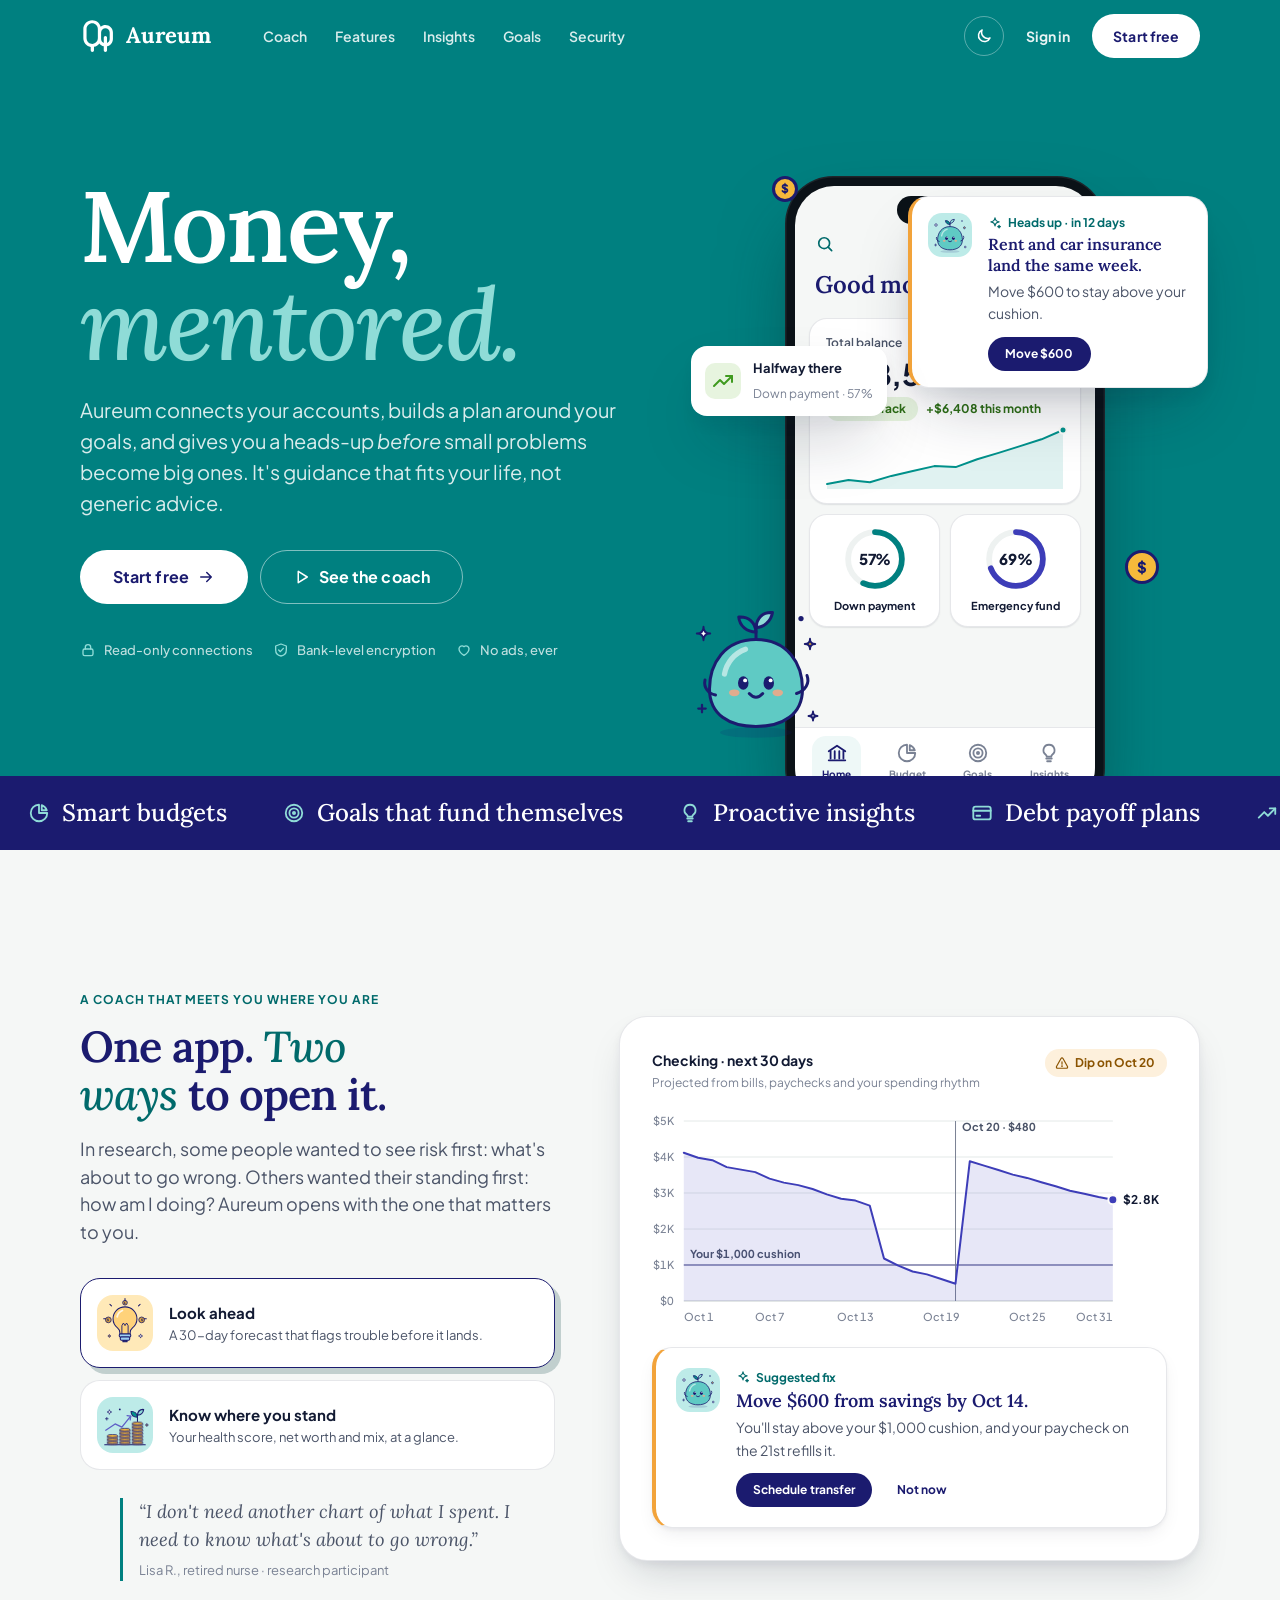
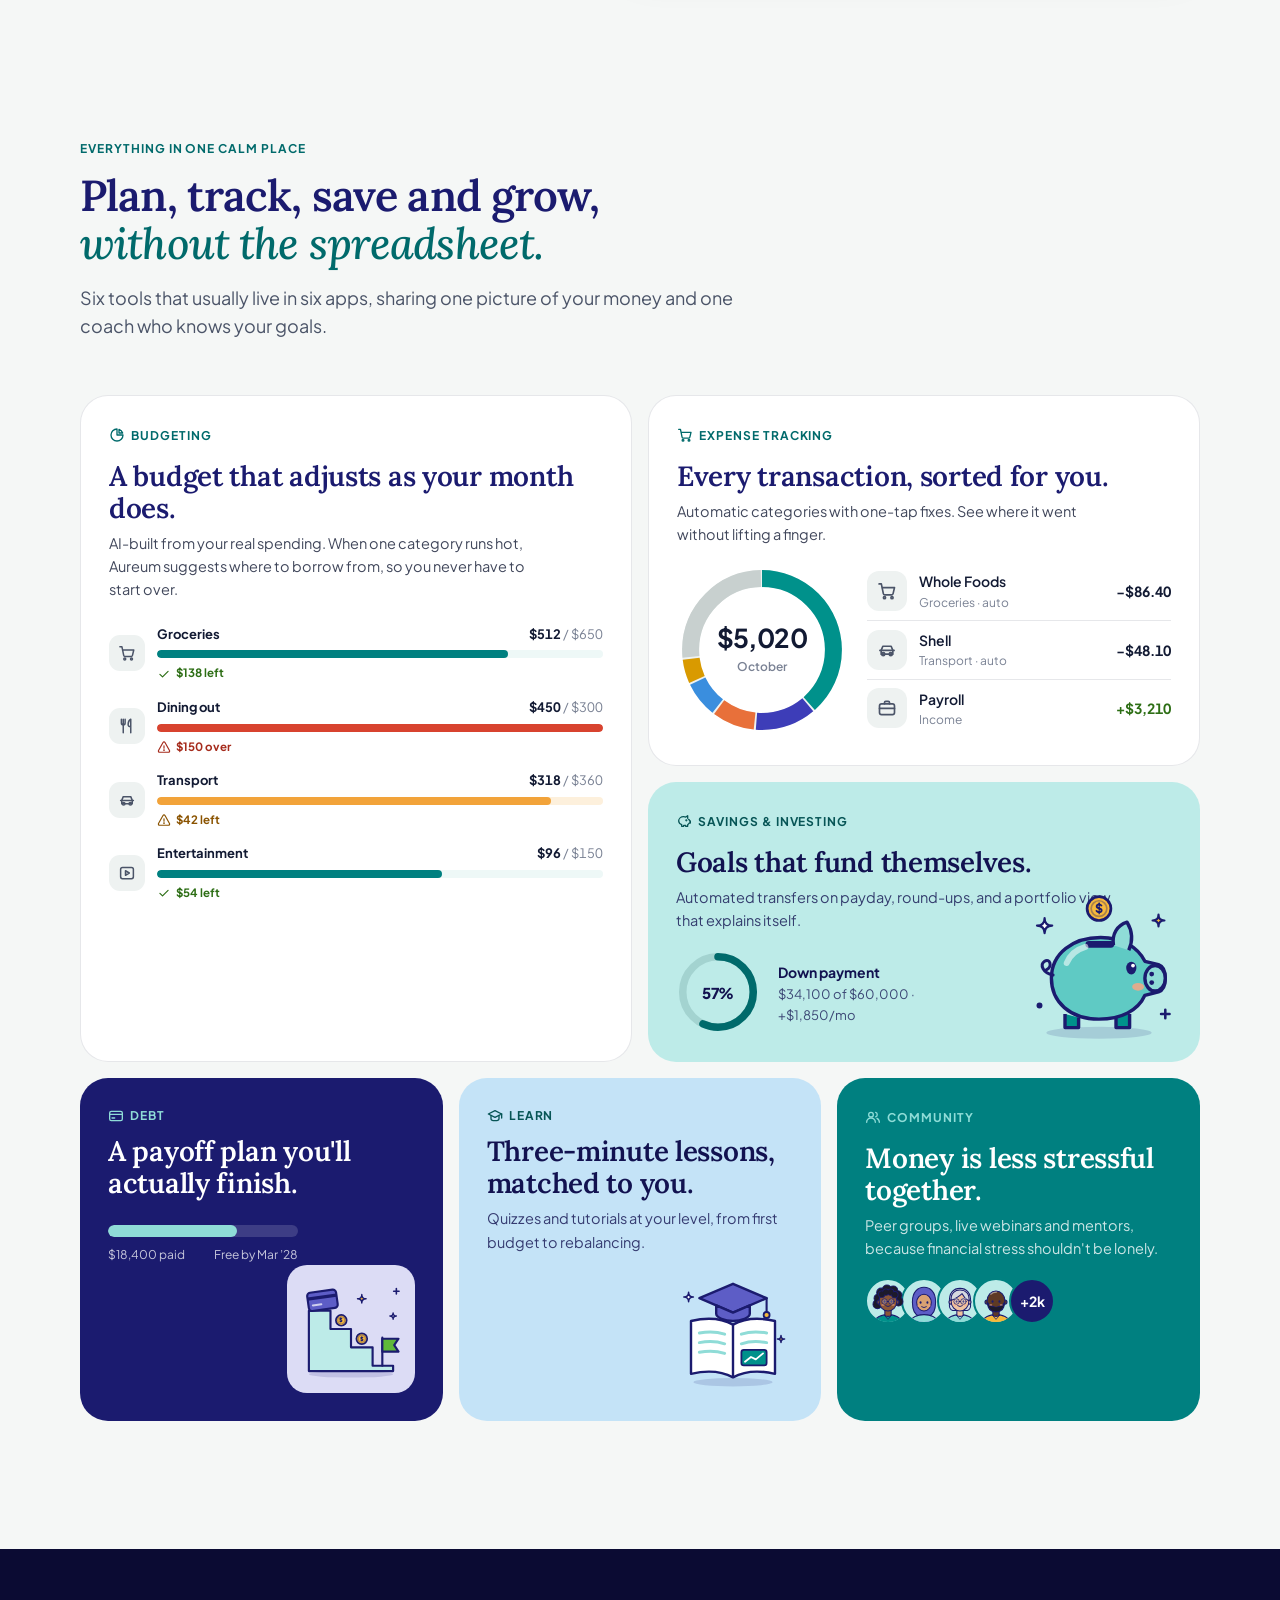
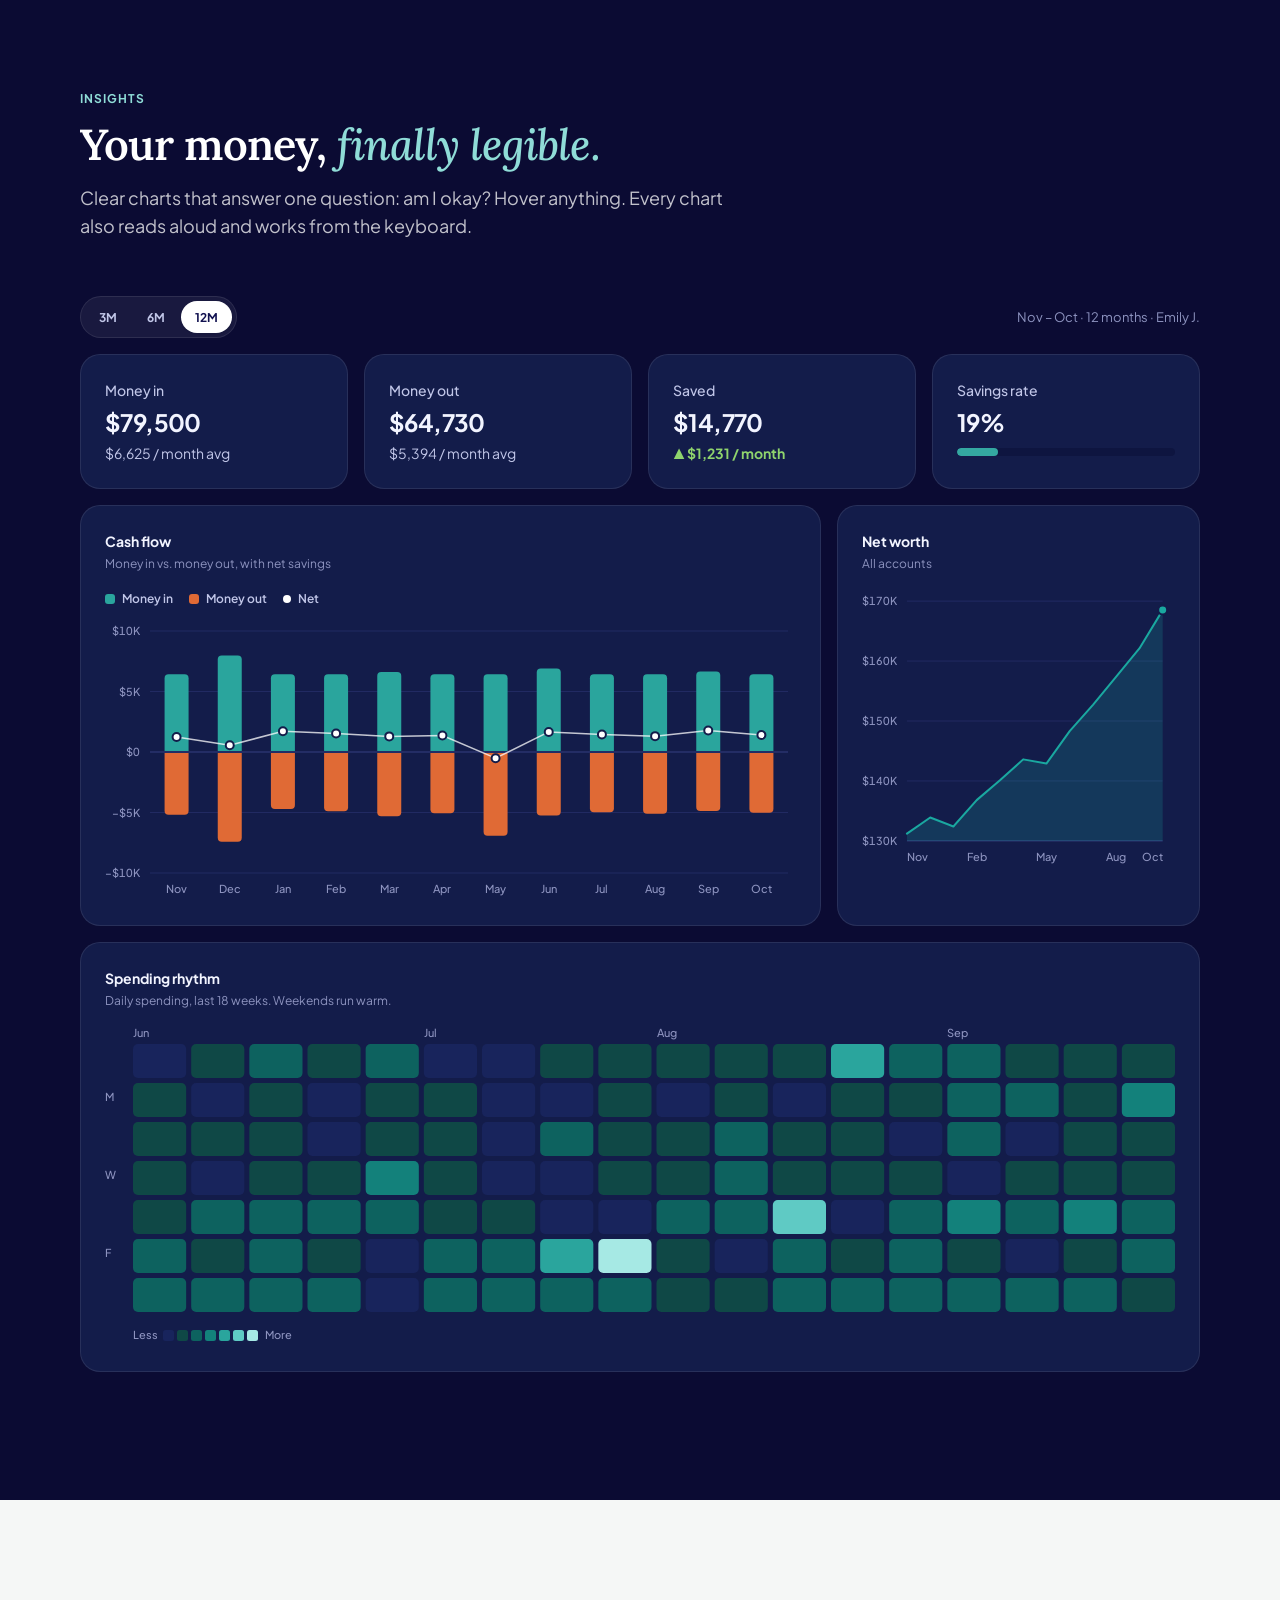
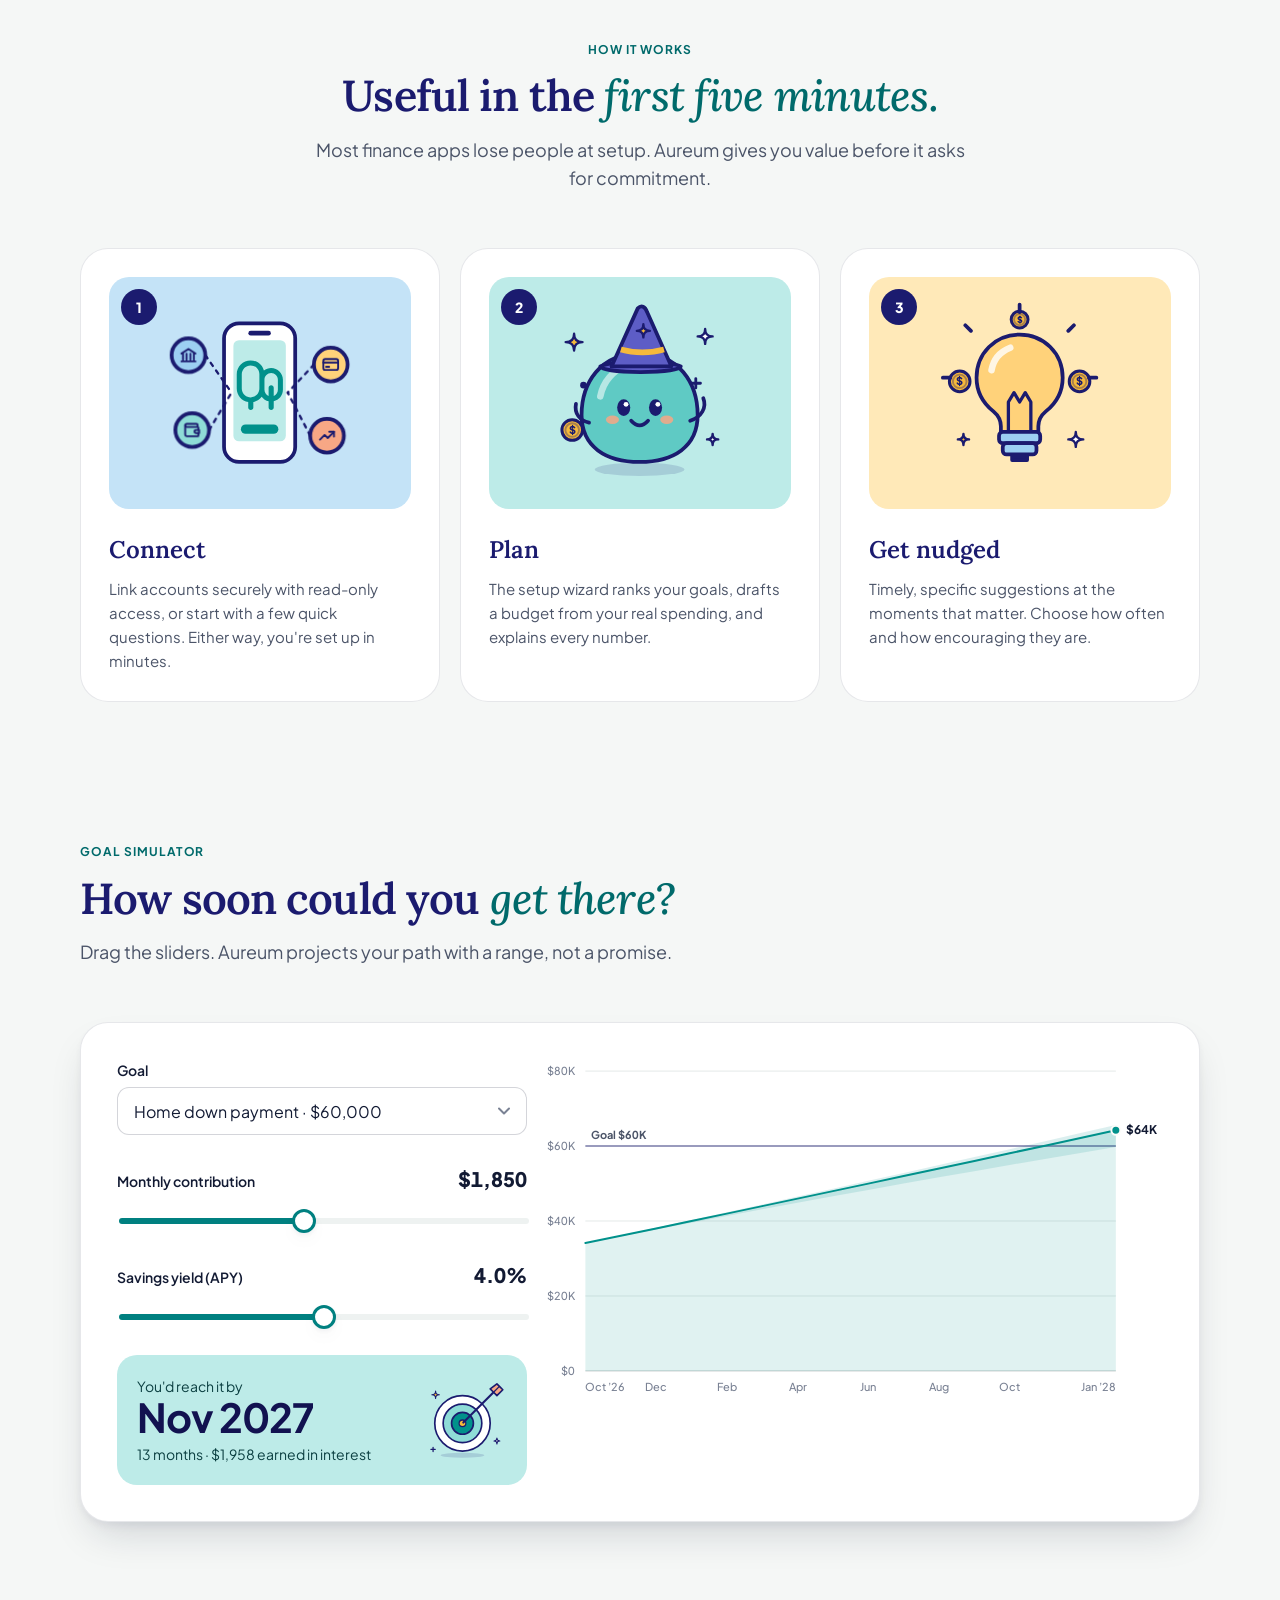
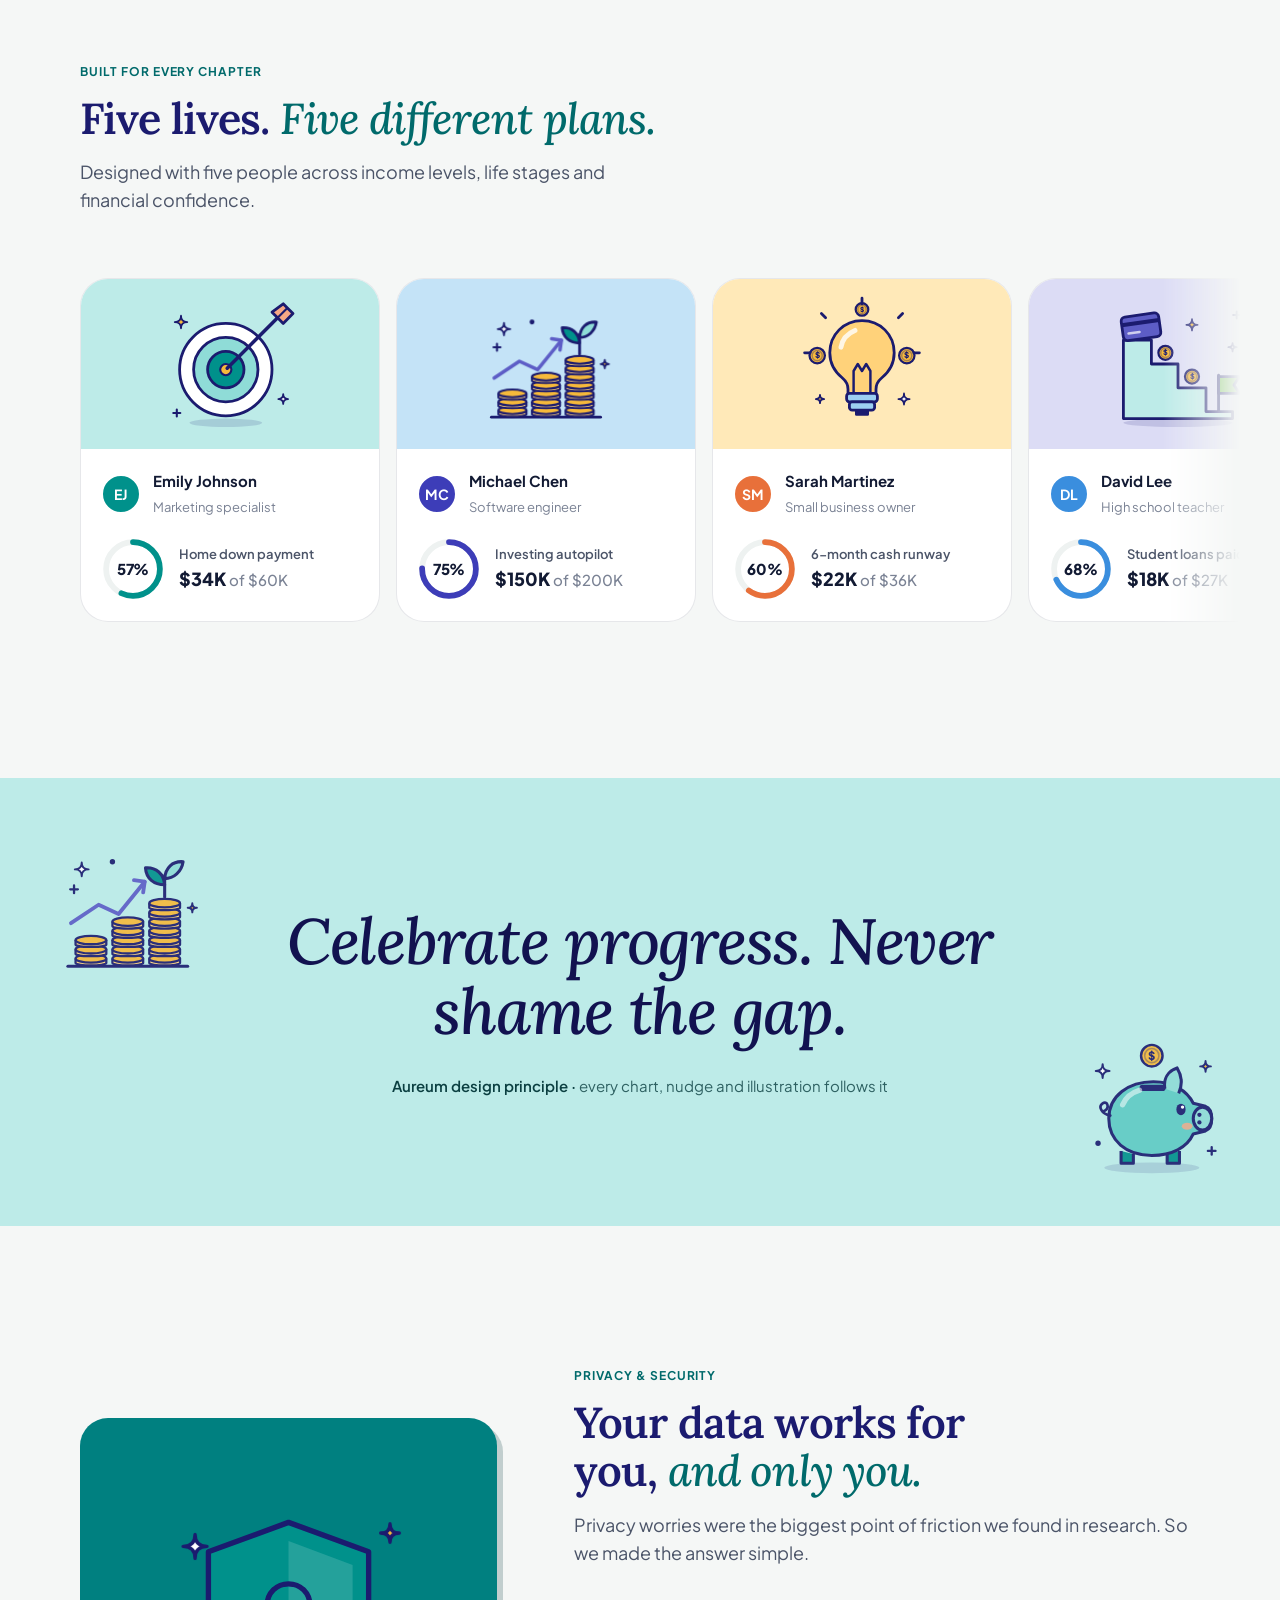
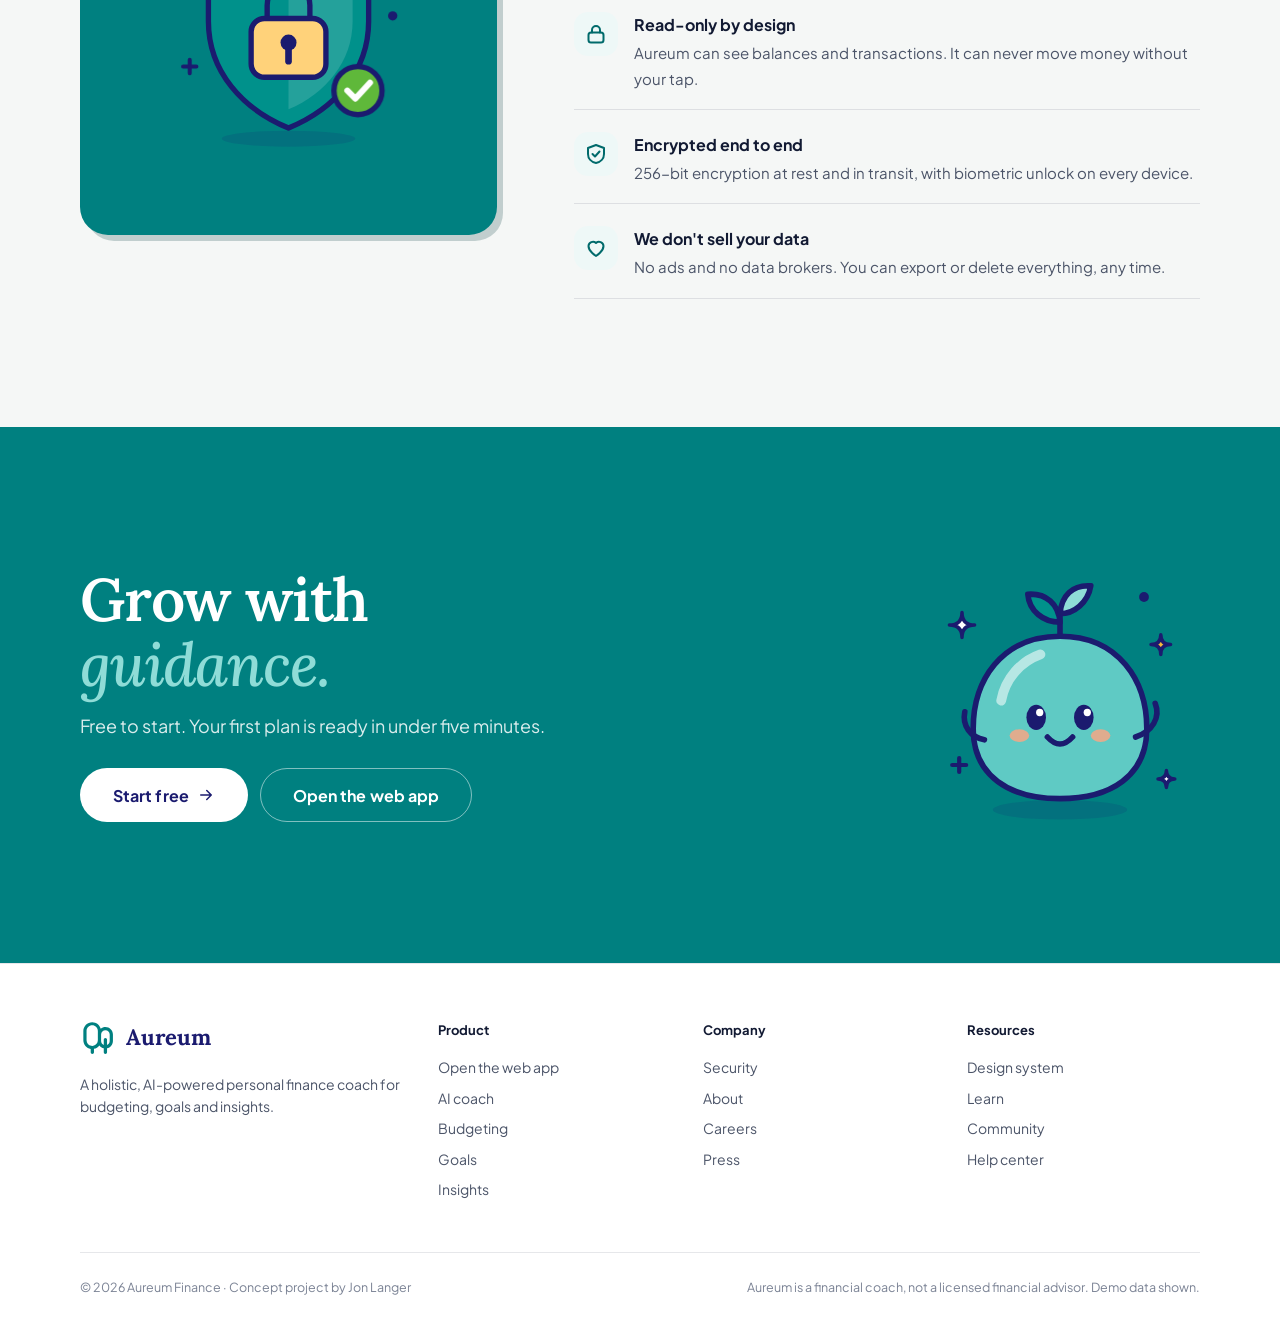
<file: index.html>
<!doctype html>
<html lang="en">
<head>
<meta charset="utf-8">
<meta name="viewport" content="width=device-width, initial-scale=1">
<title>Aureum Finance</title>
<meta name="description" content="Aureum is the AI finance coach that plans around your goals and nudges you before small problems become big ones.">
<link rel="stylesheet" href="assets/tokens.css">
<link rel="stylesheet" href="assets/components.css">
<style>
  body { overflow-x: hidden; }
  section { position: relative; }
  .sec { padding: clamp(72px, 10vw, 128px) 0; }
  .sec-head { max-width: 680px; margin-bottom: clamp(32px, 5vw, 56px); }
  .sec-head .a-h2 { margin: 12px 0 16px; }
  .sec-head--center { margin-inline: auto; text-align: center; }

  /* ---------- NAV ---------- */
  .nav { position: fixed; inset: 0 0 auto; z-index: 50; transition: background var(--dur-3), box-shadow var(--dur-3), color var(--dur-3); color: #fff; }
  .nav__in { display: flex; align-items: center; gap: 24px; height: 72px; }
  .nav .a-logo { color: inherit; }
  .nav__links { display: flex; gap: 4px; margin-left: 16px; }
  .nav__links a { color: inherit; opacity: .85; text-decoration: none; font-size: 14px; font-weight: 600; padding: 8px 12px; border-radius: 99px; transition: background var(--dur-2), opacity var(--dur-2); }
  .nav__links a:hover { opacity: 1; background: rgba(255,255,255,.12); }
  .nav__right { margin-left: auto; display: flex; gap: 8px; align-items: center; }
  .nav .icon-btn { width: 40px; height: 40px; border-radius: 50%; border: 1.5px solid rgba(255,255,255,.35); background: transparent; color: inherit; display: grid; place-items: center; cursor: pointer; }
  .nav .icon-btn svg { width: 18px; height: 18px; }
  .nav.is-solid { background: color-mix(in srgb, var(--a-surface) 88%, transparent); backdrop-filter: blur(14px); -webkit-backdrop-filter: blur(14px); box-shadow: 0 1px 0 var(--a-border); color: var(--a-text-ink); }
  .nav.is-solid .a-logo span[data-logo] { color: var(--teal-600) !important; }
  .nav.is-solid .nav__links a:hover { background: var(--a-surface-sunk); }
  .nav.is-solid .icon-btn { border-color: var(--a-border-strong); }
  .nav .cta-solid { display: none; }
  .nav__signin { color: inherit; font-weight: 700; font-size: 14px; text-decoration: none; padding: 10px 14px; border-radius: 99px; opacity: .9; }
  .nav__signin:hover { opacity: 1; background: rgba(255,255,255,.12); }
  .nav.is-solid .nav__signin:hover { background: var(--a-surface-sunk); }
  @media (max-width: 880px) { .nav__signin { display: none; } }
  .nav.is-solid .cta-light { display: none; }
  .nav.is-solid .cta-solid { display: inline-flex; }
  @media (prefers-color-scheme: dark) { :root:not([data-theme="light"]) .nav.is-solid { color: var(--a-text); } }
  :root[data-theme="dark"] .nav.is-solid { color: var(--a-text); }
  .nav .nav__menu { display: none; }
  @media (max-width: 880px) {
    .nav__links { display: none; }
    .nav .nav__menu { display: grid; }
    .nav .cta-light, .nav.is-solid .cta-solid { display: none; }
  }
  .drawer { position: fixed; inset: 0; z-index: 60; background: var(--a-surface); padding: 20px var(--gutter); display: flex; flex-direction: column; gap: 4px; transform: translateY(-100%); transition: transform var(--dur-3) var(--ease-out); visibility: hidden; }
  .drawer.is-open { transform: none; visibility: visible; }
  .drawer a.link { font-family: var(--font-display); font-size: 32px; font-weight: 600; color: var(--a-text-ink); text-decoration: none; padding: 10px 0; border-bottom: 1px solid var(--a-border); }

  /* ---------- HERO ---------- */
  .hero { background: var(--teal-600); color: #fff; padding: 136px 0 0; overflow: hidden; }
  .hero__grid { position: relative; display: grid; grid-template-columns: minmax(0, 1.05fr) minmax(0, .95fr); gap: 48px; align-items: end; }
  .hero__copy { padding-bottom: clamp(64px, 9vw, 120px); }
  .hero h1 { color: #fff; margin: 24px 0 22px; font-size: clamp(3rem, 1.6rem + 6vw, 6.25rem); line-height: .98; }
  .hero h1 em { color: var(--mint-300); }
  .hero h1 .word { display: inline-block; opacity: 0; transform: translateY(.4em); animation: rise .9s var(--ease-out) forwards; animation-delay: calc(var(--i) * 110ms + 150ms); }
  @keyframes rise { to { opacity: 1; transform: none; } }
  .hero .a-lead { color: rgba(255,255,255,.85); max-width: 46ch; font-size: clamp(1.05rem, .95rem + .4vw, 1.25rem); }
  .hero__ctas { display: flex; flex-wrap: wrap; gap: 12px; margin-top: 32px; }
  .hero__trust { display: flex; gap: 20px; flex-wrap: wrap; margin-top: 36px; font-size: 13px; color: rgba(255,255,255,.75); font-weight: 500; }
  .hero__trust span { display: inline-flex; align-items: center; gap: 8px; }
  .hero__trust svg { width: 16px; height: 16px; color: var(--mint-300); }

  .stage { position: relative; height: clamp(520px, 52vw, 640px); }
  .phone { position: absolute; left: 50%; bottom: -40px; transform: translateX(-50%); width: 320px; height: 640px; border-radius: 48px; background: #0b1218; padding: 10px; box-shadow: 0 40px 80px -20px rgba(8, 42, 44, .6), 0 0 0 1.5px rgba(255,255,255,.08) inset; animation: phoneIn 1.1s var(--ease-out) both .2s; }
  @keyframes phoneIn { from { opacity: 0; transform: translate(-50%, 60px); } }
  .phone__screen { height: 100%; border-radius: 39px; background: var(--a-bg); overflow: hidden; color: var(--a-text); position: relative; }
  .phone__notch { position: absolute; top: 10px; left: 50%; transform: translateX(-50%); width: 96px; height: 28px; border-radius: 20px; background: #0b1218; z-index: 2; }
  .phone__top { display: flex; justify-content: space-between; align-items: center; padding: 48px 20px 6px; }
  .phone__top svg { width: 20px; height: 20px; }
  .phone h3 { font-family: var(--font-display); font-weight: 600; font-size: 24px; color: var(--a-text-ink); margin: 6px 20px 14px; letter-spacing: -.01em; }
  @media (prefers-color-scheme: dark) { :root:not([data-theme="light"]) .phone h3 { color: var(--a-text); } }
  :root[data-theme="dark"] .phone h3 { color: var(--a-text); }
  .phone .mini { margin: 0 14px 10px; background: var(--a-surface); border-radius: 18px; padding: 14px 16px; box-shadow: var(--e-1); border: 1px solid var(--a-border); }
  .phone .mini .lbl { font-size: 12px; color: var(--a-text-2); font-weight: 600; }
  .phone .mini .a-figure { font-size: 30px; margin: 6px 0 8px; }
  .phone #heroSpark { height: 64px; margin: 4px -4px 0; }
  .phone .goals { display: grid; grid-template-columns: 1fr 1fr; gap: 10px; margin: 0 14px; }
  .phone .goals .mini { margin: 0; display: grid; justify-items: center; gap: 6px; padding: 12px; text-align: center; font-size: 11px; font-weight: 700; }
  .phone .a-tabbar { position: absolute; bottom: 0; left: 0; right: 0; padding-bottom: 18px; }

  .float { position: absolute; z-index: 3; }
  .float--nudge { right: -8px; top: 60px; width: 300px; animation: a-pop .7s var(--ease-spring) both 1.5s; }
  .float--nudge .a-nudge { padding: 16px; box-shadow: var(--e-4); }
  .float--nudge .a-nudge__title { font-size: 16px; }
  .float--chip { left: 0; top: 210px; animation: a-pop .6s var(--ease-spring) both 2.1s; }
  .float--chip .card { background: var(--a-surface); color: var(--a-text); border-radius: 16px; padding: 12px 14px; box-shadow: var(--e-4); display: flex; gap: 12px; align-items: center; }
  .float--chip .card .ico { width: 36px; height: 36px; border-radius: 10px; background: var(--a-good-soft); color: var(--a-good); display: grid; place-items: center; }
  .float--chip .card b { display: block; font-size: 13px; }
  .float--chip .card span { font-size: 12px; color: var(--a-text-3); }
  .float--sprout { left: -10px; bottom: 30px; width: 150px; animation: a-pop .8s var(--ease-spring) both 1s; }
  .float--coin { width: 34px; height: 34px; border-radius: 50%; background: var(--gold-400); border: 3px solid var(--indigo-800); display: grid; place-items: center; font-weight: 800; color: var(--indigo-800); font-size: 15px; animation: a-float 4s ease-in-out infinite; }
  @media (max-width: 1080px) { .float--nudge { right: -30px; width: 270px; } }
  @media (max-width: 960px) {
    .hero__grid { grid-template-columns: 1fr; gap: 0; }
    .hero__copy { padding-bottom: 32px; }
    .stage { height: 640px; max-width: 560px; width: 100%; margin-inline: auto; }
    .float--nudge { right: 0; top: auto; bottom: 150px; }
    .float--chip { top: 300px; left: -8px; }
  }
  @media (max-width: 560px) {
    .stage { height: 580px; }
    .phone { width: 280px; height: 580px; border-radius: 42px; }
    .phone__screen { border-radius: 33px; }
    .float--nudge { width: 240px; right: -6px; bottom: 130px; }
    .float--nudge .a-nudge__body, .float--nudge .a-nudge__actions { display: none; }
    .float--chip { top: 190px; left: -6px; }
    .float--sprout { width: 110px; left: -16px; }
    .float--coin { display: none; }
    .phone h3 { font-size: 20px; }
    .phone .mini .a-figure { font-size: 26px; }
    .hero__ctas .a-btn { flex: 1 1 auto; }
  }

  /* ---------- MARQUEE ---------- */
  .marquee { background: var(--indigo-800); color: #fff; overflow: hidden; padding: 18px 0; }
  .marquee__track { display: flex; width: max-content; animation: marquee 38s linear infinite; }
  .marquee:hover .marquee__track { animation-play-state: paused; }
  .marquee__item { display: inline-flex; align-items: center; gap: 12px; padding: 0 28px; font-family: var(--font-display); font-size: clamp(18px, 2vw, 24px); font-weight: 500; white-space: nowrap; }
  .marquee__item svg { width: 22px; height: 22px; color: var(--mint-300); }
  @keyframes marquee { to { transform: translateX(-50%); } }

  /* ---------- TWO MOVES ---------- */
  .moves { display: grid; grid-template-columns: minmax(0, .9fr) minmax(0, 1.1fr); gap: clamp(32px, 5vw, 72px); align-items: center; }
  .moves__tabs { display: grid; gap: 12px; margin-top: 32px; }
  .move-tab { text-align: left; display: grid; grid-template-columns: 56px 1fr; gap: 16px; align-items: center; padding: 16px; border-radius: var(--r-lg); border: 1.5px solid var(--a-border); background: var(--a-surface); cursor: pointer; transition: border-color var(--dur-2), box-shadow var(--dur-2), transform var(--dur-2) var(--ease-out); }
  .move-tab:hover { transform: translateY(-2px); }
  .move-tab[aria-selected="true"] { border-color: var(--a-text-ink); box-shadow: var(--e-lift); }
  .move-tab .av { width: 56px; height: 56px; border-radius: 16px; display: grid; place-items: center; }
  .move-tab .av [data-illo] { width: 52px; }
  .move-tab b { display: block; font-size: 15px; color: var(--a-text); }
  .move-tab span { font-size: 13px; color: var(--a-text-2); }
  .moves__panel { position: relative; background: var(--a-surface); border: 1px solid var(--a-border); border-radius: var(--r-xl); padding: clamp(20px, 3vw, 32px); box-shadow: var(--e-3); min-height: 470px; }
  .move-view { display: none; }
  .move-view.is-on { display: block; animation: a-pop .5s var(--ease-out) both; }
  .move-view .a-nudge { margin-top: 18px; box-shadow: var(--e-2); }
  .stand-grid { display: grid; grid-template-columns: auto 1fr; gap: 24px; align-items: center; }
  .stand-stats { display: grid; gap: 14px; }
  .stand-stats .a-card { padding: 16px; }
  .quote-mini { margin-top: 28px; padding-left: 16px; border-left: 3px solid var(--a-accent); font-family: var(--font-display); font-style: italic; font-size: 1.15rem; color: var(--a-text-2); line-height: 1.5; }
  .quote-mini cite { display: block; font-family: var(--font-sans); font-style: normal; font-size: 13px; color: var(--a-text-3); margin-top: 8px; }
  @media (max-width: 960px) { .moves { grid-template-columns: 1fr; } }
  @media (max-width: 560px) { .stand-grid { grid-template-columns: 1fr; justify-items: center; } .stand-stats { width: 100%; } }

  /* ---------- BENTO ---------- */
  .bento { display: grid; grid-template-columns: repeat(6, 1fr); gap: 16px; }
  .bento > * { border-radius: var(--r-xl); padding: clamp(20px, 2.4vw, 28px); background: var(--a-surface); border: 1px solid var(--a-border); overflow: hidden; position: relative; }
  .bento .b-plan { grid-column: span 3; grid-row: span 2; }
  .bento .b-track { grid-column: span 3; }
  .bento .b-save { grid-column: span 3; background: var(--mint-200); border: 0; color: var(--indigo-900); }
  .bento .b-debt { grid-column: span 2; background: var(--indigo-800); color: #fff; border: 0; }
  .bento .b-learn { grid-column: span 2; background: var(--sky-200); border: 0; color: var(--indigo-900); }
  .bento .b-comm { grid-column: span 2; background: var(--teal-600); color: #fff; border: 0; }
  .bento h3 { font-family: var(--font-display); font-weight: 600; font-size: clamp(1.35rem, 1.1rem + .8vw, 1.75rem); line-height: 1.15; margin: 10px 0 8px; letter-spacing: -.01em; }
  .bento p { margin: 0; font-size: 14.5px; color: inherit; opacity: .8; max-width: 40ch; }
  .bento .a-eyebrow { display: inline-flex; gap: 6px; align-items: center; }
  .bento .a-eyebrow svg { width: 16px; height: 16px; }
  .b-save .a-eyebrow, .b-learn .a-eyebrow { color: var(--teal-800); }
  .b-debt .a-eyebrow, .b-comm .a-eyebrow { color: var(--mint-300); }
  .b-save h3, .b-learn h3 { color: var(--indigo-900); }
  .b-plan h3, .b-track h3 { color: var(--a-text-ink); }
  @media (prefers-color-scheme: dark) { :root:not([data-theme="light"]) :is(.b-plan, .b-track) h3 { color: var(--a-text); } }
  :root[data-theme="dark"] :is(.b-plan, .b-track) h3 { color: var(--a-text); }
  .bento .illo { position: absolute; right: 16px; bottom: 14px; width: clamp(120px, 14vw, 170px); }
  .bento :is(.b-debt, .b-learn) { display: flex; flex-direction: column; }
  .bento :is(.b-debt, .b-learn) .illo { position: static; margin: auto 0 0 auto; padding-top: 12px; }
  /* navy line art disappears on indigo, so it sits on a light tile */
  .bento .b-debt .illo { background: #dcdcf5; border-radius: var(--r-lg); padding: 10px; margin-top: auto; }
  .b-track .row { display: grid; grid-template-columns: 170px 1fr; gap: 20px; align-items: center; margin-top: 16px; }
  .b-track .txns .a-txn { padding: 8px 0; }
  .b-save .ring-row { display: flex; gap: 18px; align-items: center; margin-top: 18px; max-width: 60%; }
  .b-save .viz-ring__track { stroke: rgba(11,63,65,.14); }
  .b-save .viz-ring__value { color: var(--indigo-900); }
  .b-debt .bar { margin-top: 18px; max-width: 62%; }
  .b-debt .bar .a-progress { background: rgba(255,255,255,.15); }
  .b-debt .bar .a-progress span { background: var(--mint-300); }
  .b-debt .bar small { display: flex; justify-content: space-between; font-size: 12px; opacity: .75; margin-top: 8px; }
  .b-plan #homeBudget { margin-top: 22px; }
  .b-comm .a-avatar-group { margin-top: 18px; }
  .b-comm .a-avatar { border-color: var(--teal-600); width: 46px; height: 46px; }
  .b-comm .a-avatar.portrait { background: var(--mint-200); overflow: hidden; padding: 0; }
  .b-comm .a-avatar.portrait svg { width: 100%; height: 100%; transform: scale(1.25) translateY(6%); }
  @media (max-width: 1024px) {
    .bento { grid-template-columns: repeat(2, 1fr); }
    .bento .b-plan, .bento .b-track, .bento .b-save { grid-column: span 2; grid-row: auto; }
    .bento .b-debt, .bento .b-learn, .bento .b-comm { grid-column: span 1; }
    .bento .b-comm { grid-column: span 2; }
  }
  @media (max-width: 640px) {
    .bento { grid-template-columns: 1fr; }
    .bento > * { grid-column: auto !important; }
    .b-track .row { grid-template-columns: 1fr; justify-items: center; }
    .b-track .txns { width: 100%; }
    .bento .illo { position: relative; right: auto; bottom: auto; width: 116px !important; margin: 8px 0 0 auto; }
    .b-save .ring-row, .b-debt .bar { max-width: none; }
  }

  /* ---------- LEGIBLE (dark data section) ---------- */
  .legible { background: var(--indigo-950); color: #fff; overflow: hidden; }
  .legible .a-h2 { color: #fff; }
  .legible .a-h2 em { color: var(--mint-300); }
  .legible .a-lead { color: rgba(255,255,255,.75); }
  .legible .a-eyebrow { color: var(--mint-300); }
  .dash { --a-surface: #131c4a; --a-surface-2: #17205a; --a-surface-sunk: #0e1540; --a-border: rgba(255,255,255,.09); --a-border-strong: rgba(255,255,255,.16);
    --a-text: #f2f4ff; --a-text-2: #c1c6e8; --a-text-3: #8d93bf; --a-text-ink: #fff; --a-grid: #212a62; --a-axis: #343e80; --viz-surface: #131c4a;
    --div-pos-2: #2aa59d; --div-neg-2: #e06a35; --a-accent: #34a8a1; --a-accent-soft: #14305a; --a-text-brand: #8fdcd7;
    --seq-1: #18245c; --seq-2: #0f4846; --seq-3: #0d625f; --seq-4: #13817b; --seq-5: #2aa59d; --seq-6: #5fcac4; --seq-7: #a6e9e4;
    --a-good-text: #8fd46d; --a-bad-text: #f59a8a; --viz-area-opacity: .2; --viz-1: #1aa8a0; color: var(--a-text); }
  .dash__filters { display: flex; gap: 12px; flex-wrap: wrap; align-items: center; margin-bottom: 16px; }
  .dash__filters .a-seg { background: rgba(255,255,255,.06); }
  .dash__filters .a-seg button[aria-pressed="true"] { background: #fff; color: var(--indigo-900); }
  .dash__filters .lbl { font-size: 13px; color: var(--a-text-3); margin-left: auto; }
  .dash__grid { display: grid; grid-template-columns: repeat(12, 1fr); gap: 16px; }
  .dash .a-card { background: var(--a-surface); border-color: var(--a-border); box-shadow: none; }
  .dash .tile { grid-column: span 3; }
  .dash .wide { grid-column: span 8; }
  .dash .side { grid-column: span 4; }
  .dash .full { grid-column: 1 / -1; }
  @media (max-width: 1024px) { .dash .tile { grid-column: span 6; } .dash .wide, .dash .side { grid-column: 1 / -1; } }
  @media (max-width: 560px) { .dash .tile { grid-column: span 6; padding: 16px; } .dash .tile .a-figure--md { font-size: 1.25rem; } .dash__grid { gap: 10px; } }
  .dash .refetch { transition: opacity var(--dur-2); }
  .dash.is-loading .refetch { opacity: .45; }

  /* ---------- HOW ---------- */
  .how { display: grid; grid-template-columns: repeat(3, 1fr); gap: 20px; counter-reset: how; }
  .how__step { position: relative; padding: 28px; border-radius: var(--r-xl); background: var(--a-surface); border: 1px solid var(--a-border); }
  .how__step .art { aspect-ratio: 1.3; border-radius: var(--r-lg); display: grid; place-items: center; margin-bottom: 22px; }
  .how__step .art [data-illo] { width: 62%; }
  .how__step:nth-child(1) .art { background: var(--sky-200); }
  .how__step:nth-child(2) .art { background: var(--mint-200); }
  .how__step:nth-child(3) .art { background: #ffe9b8; }
  .how__step .num { position: absolute; top: 40px; left: 40px; width: 36px; height: 36px; border-radius: 50%; background: var(--indigo-800); color: #fff; font-weight: 800; display: grid; place-items: center; font-size: 14px; }
  .how__step h3 { font-family: var(--font-display); font-size: 1.5rem; font-weight: 600; margin: 0 0 8px; color: var(--a-text-ink); }
  @media (prefers-color-scheme: dark) { :root:not([data-theme="light"]) .how__step h3 { color: var(--a-text); } }
  :root[data-theme="dark"] .how__step h3 { color: var(--a-text); }
  .how__step p { margin: 0; color: var(--a-text-2); font-size: 15px; }
  @media (max-width: 900px) { .how { grid-template-columns: 1fr; max-width: 520px; margin-inline: auto; } }

  /* ---------- SIMULATOR ---------- */
  .sim { display: grid; grid-template-columns: minmax(0, .8fr) minmax(0, 1.2fr); gap: 20px; background: var(--a-surface); border-radius: var(--r-xl); border: 1px solid var(--a-border); padding: clamp(20px, 3vw, 36px); box-shadow: var(--e-3); }
  .sim__controls { display: grid; gap: 28px; align-content: start; }
  .sim__out { padding: 20px; border-radius: var(--r-lg); background: var(--a-surface-mint); display: grid; grid-template-columns: 1fr auto; gap: 12px; align-items: center; }
  .sim__out .a-figure { font-size: clamp(28px, 4vw, 40px); color: var(--indigo-900); }
  .sim__out .a-small { color: var(--teal-900); }
  @media (prefers-color-scheme: dark) { :root:not([data-theme="light"]) .sim__out :is(.a-figure, .a-small) { color: var(--a-text); } }
  :root[data-theme="dark"] .sim__out :is(.a-figure, .a-small) { color: var(--a-text); }
  .sim__out [data-illo] { width: 84px; }
  .sim__val { display: flex; justify-content: space-between; align-items: baseline; margin-bottom: 10px; }
  .sim__val output { font-weight: 800; font-size: 20px; color: var(--a-text); font-variant-numeric: tabular-nums; }
  @media (max-width: 900px) { .sim { grid-template-columns: 1fr; } }

  /* ---------- PERSONAS ---------- */
  .people { display: flex; gap: 16px; overflow-x: auto; scroll-snap-type: x mandatory; scroll-padding-inline: var(--gutter); padding: 8px var(--gutter) 28px; margin: 0 calc(var(--gutter) * -1); scrollbar-width: thin;
    --fade: clamp(24px, 6vw, 96px); --fl: 0px; --fr: var(--fade);
    -webkit-mask-image: linear-gradient(90deg, transparent, #000 var(--fl), #000 calc(100% - var(--fr)), transparent); mask-image: linear-gradient(90deg, transparent, #000 var(--fl), #000 calc(100% - var(--fr)), transparent); }
  .people.is-scrolled { --fl: var(--fade); }
  .people.is-end { --fr: 0px; }
  .person { scroll-snap-align: start; flex: 0 0 min(300px, 82vw); border-radius: var(--r-xl); background: var(--a-surface); border: 1px solid var(--a-border); overflow: hidden; transition: transform var(--dur-3) var(--ease-out), box-shadow var(--dur-3); }
  .person:hover { transform: translateY(-6px); box-shadow: var(--e-3); }
  .person .art { height: 170px; display: grid; place-items: center; }
  .person .art .ill { width: 140px; }
  .person:nth-child(5n+1) .art { background: var(--mint-200); }
  .person:nth-child(5n+2) .art { background: var(--sky-200); }
  .person:nth-child(5n+3) .art { background: #ffe9b8; }
  .person:nth-child(5n+4) .art { background: #dcdcf5; }
  .person:nth-child(5n) .art { background: #fadbe9; }
  .person .body { padding: 20px; }
  .person .who { display: flex; gap: 12px; align-items: center; }
  .person .who b { display: block; font-size: 15px; }
  .person .who div span { font-size: 13px; color: var(--a-text-3); }
  .person .goal { margin-top: 18px; display: flex; gap: 14px; align-items: center; }
  .person .goal div:last-child b { display: block; font-size: 13px; color: var(--a-text-2); font-weight: 600; }
  .person .goal div:last-child span { font-size: 18px; font-weight: 800; }

  /* ---------- QUOTE ---------- */
  .quote { background: var(--mint-200); color: var(--indigo-900); text-align: center; overflow: hidden; }
  .quote blockquote { margin: 0 auto; max-width: 22ch; font-family: var(--font-display); font-style: italic; font-weight: 500; font-size: clamp(2rem, 1.2rem + 3.6vw, 4rem); line-height: 1.1; letter-spacing: -.02em; }
  .quote cite { display: block; margin-top: 28px; font-style: normal; font-size: 15px; font-weight: 600; color: var(--teal-900); }
  .quote cite span { font-weight: 400; opacity: .8; }
  .quote .deco { position: absolute; width: clamp(90px, 12vw, 160px); }
  @media (max-width: 900px) { .quote .deco { display: none; } }

  /* ---------- SECURITY ---------- */
  .secure { display: grid; grid-template-columns: minmax(0, .8fr) minmax(0, 1.2fr); gap: clamp(32px, 6vw, 80px); align-items: center; }
  .secure__art { background: var(--teal-600); border-radius: var(--r-xl); aspect-ratio: 1; display: grid; place-items: center; box-shadow: var(--e-lift); }
  .secure__art [data-illo] { width: 64%; }
  .secure__list { display: grid; gap: 4px; margin-top: 28px; }
  .secure__item { display: grid; grid-template-columns: 44px 1fr; gap: 16px; padding: 18px 0; border-bottom: 1px solid var(--a-border); }
  .secure__item .ic { width: 44px; height: 44px; border-radius: 14px; background: var(--a-accent-soft); color: var(--a-text-brand); display: grid; place-items: center; }
  .secure__item b { display: block; font-size: 16px; margin-bottom: 2px; }
  .secure__item span { color: var(--a-text-2); font-size: 15px; }
  @media (max-width: 860px) { .secure { grid-template-columns: 1fr; } .secure__art { max-width: 380px; width: 100%; margin-inline: auto; } }

  /* ---------- CTA + FOOTER ---------- */
  .cta { background: var(--teal-600); color: #fff; overflow: hidden; }
  .cta__in { display: grid; grid-template-columns: 1fr auto; gap: 32px; align-items: center; }
  .cta .a-h1 { color: #fff; max-width: 14ch; }
  .cta .a-h1 em { color: var(--mint-300); }
  .cta .a-lead { color: rgba(255,255,255,.85); margin-top: 16px; }
  .cta [data-illo] { width: clamp(180px, 22vw, 280px); }
  @media (max-width: 760px) { .cta__in { grid-template-columns: 1fr; } .cta [data-illo] { justify-self: center; } }
  footer { background: var(--a-surface); border-top: 1px solid var(--a-border); padding: 56px 0 40px; font-size: 14px; color: var(--a-text-2); }
  .foot { display: grid; grid-template-columns: 1.4fr repeat(3, 1fr); gap: 32px; }
  .foot h4 { margin: 0 0 12px; font-size: 13px; color: var(--a-text); }
  .foot a { display: block; color: var(--a-text-2); text-decoration: none; padding: 4px 0; }
  .foot a:hover { color: var(--a-text-brand); }
  .foot a.a-logo { display: inline-flex; color: var(--a-text-ink); }
  .foot__base { margin-top: 48px; padding-top: 24px; border-top: 1px solid var(--a-border); display: flex; justify-content: space-between; gap: 16px; flex-wrap: wrap; font-size: 12.5px; color: var(--a-text-3); }
  @media (max-width: 760px) { .foot { grid-template-columns: 1fr 1fr; } .foot > :first-child { grid-column: 1 / -1; } }
</style>
</head>
<body>

<!-- NAV -->
<header class="nav" id="nav">
  <div class="a-container nav__in">
    <a class="a-logo" href="#top" aria-label="Aureum home"><span data-logo style="color:#fff"></span>Aureum</a>
    <nav class="nav__links" aria-label="Primary">
      <a href="#moves">Coach</a><a href="#features">Features</a><a href="#legible">Insights</a><a href="#simulate">Goals</a><a href="#security">Security</a>
    </nav>
    <div class="nav__right">
      <button class="icon-btn" id="themeBtn" type="button" aria-label="Toggle dark mode"><span data-icon="moon"></span></button>
      <a class="nav__signin" href="/app/">Sign in</a>
      <a class="a-btn a-btn--light cta-light" href="/app/#/welcome">Start free</a>
      <a class="a-btn cta-solid" href="/app/#/welcome">Start free</a>
      <button class="icon-btn nav__menu" id="menuBtn" type="button" aria-label="Open menu" aria-expanded="false" aria-controls="drawer"><span data-icon="menu"></span></button>
    </div>
  </div>
</header>
<div class="drawer" id="drawer" aria-hidden="true">
  <div style="display:flex;justify-content:space-between;align-items:center;height:52px;margin-bottom:12px">
    <a class="a-logo" href="#top"><span data-logo style="color:var(--teal-600)"></span>Aureum</a>
    <button class="a-btn a-btn--secondary a-btn--icon" id="closeBtn" type="button" aria-label="Close menu"><span data-icon="x"></span></button>
  </div>
  <a class="link" href="#moves">Coach</a><a class="link" href="#features">Features</a><a class="link" href="#legible">Insights</a><a class="link" href="#simulate">Goals</a><a class="link" href="#security">Security</a>
  <a class="a-btn a-btn--lg" href="/app/#/welcome" style="margin-top:24px">Start free</a>
  <a class="a-btn a-btn--secondary a-btn--lg" href="/app/">Sign in</a>
</div>

<main id="top">
  <!-- HERO -->
  <section class="hero">
    <div class="a-container hero__grid">
      <div class="hero__copy">
        <h1 class="a-display" aria-label="Money, mentored."><span class="word" style="--i:0">Money,</span> <em class="word" style="--i:1">mentored.</em></h1>
        <p class="a-lead">Aureum connects your accounts, builds a plan around your goals, and gives you a heads-up <i>before</i> small problems become big ones. It's guidance that fits your life, not generic advice.</p>
        <div class="hero__ctas">
          <a class="a-btn a-btn--light a-btn--lg" href="/app/#/welcome">Start free <span data-icon="arrowRight"></span></a>
          <a class="a-btn a-btn--outline-light a-btn--lg" href="#moves"><span data-icon="play"></span>See the coach</a>
        </div>
        <div class="hero__trust"><span><span data-icon="lock"></span>Read-only connections</span><span><span data-icon="shield"></span>Bank-level encryption</span><span><span data-icon="heart"></span>No ads, ever</span></div>
      </div>

      <div class="stage" aria-label="Aureum app preview">
        <div class="phone">
          <div class="phone__screen">
            <div class="phone__notch"></div>
            <div class="phone__top"><span data-icon="search" style="color:var(--a-text-brand)"></span><span data-logo style="width:26px;color:var(--teal-600)"></span></div>
            <h3>Good morning, Emily.</h3>
            <div class="mini">
              <div class="lbl">Total balance</div>
              <div class="a-figure" id="heroBal">$0</div>
              <div class="a-row" style="gap:8px"><span class="a-chip a-chip--good" style="height:24px"><span data-icon="check"></span>On track</span><span class="a-delta a-delta--up" style="font-size:12px">+$6,408 this month</span></div>
              <div id="heroSpark"></div>
            </div>
            <div class="goals">
              <div class="mini"><div id="hr1"></div>Down payment</div>
              <div class="mini"><div id="hr2"></div>Emergency fund</div>
            </div>
            <nav class="a-tabbar" aria-label="App preview tabs"><a aria-current="page"><span data-icon="bank"></span>Home</a><a><span data-icon="pie"></span>Budget</a><a><span data-icon="target"></span>Goals</a><a><span data-icon="bulb"></span>Insights</a></nav>
          </div>
        </div>
        <div class="float float--nudge">
          <div class="a-nudge a-nudge--warn">
            <div class="a-nudge__avatar" data-illo="mascot" aria-label="Sprout"></div>
            <div><div class="a-nudge__kicker"><span data-icon="sparkle" data-size="14"></span>Heads up · in 12 days</div><div class="a-nudge__title">Rent and car insurance land the same week.</div><p class="a-nudge__body">Move $600 to stay above your cushion.</p></div>
            <div class="a-nudge__actions"><button class="a-btn a-btn--sm" type="button">Move $600</button></div>
          </div>
        </div>
        <div class="float float--chip"><div class="card"><span class="ico" data-icon="trendUp"></span><div><b>Halfway there</b><span>Down payment · 57%</span></div></div></div>
        <div class="float float--sprout" data-illo="mascot" data-wave aria-label="Sprout, the Aureum coach, waving"></div>
        <div class="float float--coin" style="right:8%;bottom:30%;animation-delay:.4s">$</div>
        <div class="float float--coin" style="left:16%;top:40px;width:26px;height:26px;font-size:12px;animation-delay:1.2s">$</div>
      </div>
    </div>
  </section>

  <!-- MARQUEE -->
  <div class="marquee" aria-hidden="true"><div class="marquee__track" id="marquee"></div></div>

  <!-- TWO OPENING MOVES -->
  <section class="sec" id="moves">
    <div class="a-container moves">
      <div>
        <p class="a-eyebrow">A coach that meets you where you are</p>
        <h2 class="a-h2" style="margin:12px 0 16px">One app. <em>Two ways</em> to open it.</h2>
        <p class="a-lead">In research, some people wanted to see risk first: what's about to go wrong. Others wanted their standing first: how am I doing? Aureum opens with the one that matters to you.</p>
        <div class="moves__tabs" role="tablist" aria-label="Choose a home view">
          <button class="move-tab" role="tab" aria-selected="true" aria-controls="mv-ahead" id="tab-ahead"><span class="av" style="background:#ffe9b8"><span data-illo="insight" aria-hidden="true"></span></span><span><b>Look ahead</b><span>A 30-day forecast that flags trouble before it lands.</span></span></button>
          <button class="move-tab" role="tab" aria-selected="false" aria-controls="mv-stand" id="tab-stand"><span class="av" style="background:var(--mint-200)"><span data-illo="growth" aria-hidden="true"></span></span><span><b>Know where you stand</b><span>Your health score, net worth and mix, at a glance.</span></span></button>
        </div>
        <blockquote class="quote-mini">“I don't need another chart of what I spent. I need to know what's about to go wrong.”<cite>Lisa R., retired nurse · research participant</cite></blockquote>
      </div>
      <div class="moves__panel">
        <div class="move-view is-on" id="mv-ahead" role="tabpanel" aria-labelledby="tab-ahead">
          <div class="a-card__head"><div><p class="a-card__title">Checking · next 30 days</p><p class="a-card__sub">Projected from bills, paychecks and your spending rhythm</p></div><span class="a-chip a-chip--warn"><span data-icon="alert"></span>Dip on Oct 20</span></div>
          <div id="c-ahead"></div>
          <div class="a-nudge a-nudge--warn">
            <div class="a-nudge__avatar" data-illo="mascot" aria-label="Sprout"></div>
            <div><div class="a-nudge__kicker"><span data-icon="sparkle" data-size="14"></span>Suggested fix</div><div class="a-nudge__title">Move $600 from savings by Oct 14.</div><p class="a-nudge__body">You'll stay above your $1,000 cushion, and your paycheck on the 21st refills it.</p></div>
            <div class="a-nudge__actions"><button class="a-btn a-btn--sm" type="button">Schedule transfer</button><button class="a-btn a-btn--ghost a-btn--sm" type="button">Not now</button></div>
          </div>
        </div>
        <div class="move-view" id="mv-stand" role="tabpanel" aria-labelledby="tab-stand">
          <div class="a-card__head"><div><p class="a-card__title">Your financial health</p><p class="a-card__sub">Updated this morning · 4 accounts</p></div><span class="a-chip a-chip--good"><span data-icon="check"></span>On track</span></div>
          <div class="stand-grid">
            <div id="c-gauge"></div>
            <div class="stand-stats">
              <div class="a-card"><div class="a-stat"><span class="a-stat__label">Net worth</span><div class="a-stat__row"><span class="a-figure a-figure--md">$168,508</span><span class="a-delta a-delta--up"><span data-icon="arrowUp" data-size="14"></span>28% this year</span></div><div class="a-stat__spark" id="sp-nw"></div></div></div>
              <div class="a-card"><div class="a-stat"><span class="a-stat__label">Emergency fund</span><div class="a-stat__row"><span class="a-figure a-figure--md">2.4 mo</span><span class="a-small">of expenses · goal 3</span></div><div class="a-progress"><span style="--value:80%"></span></div></div></div>
            </div>
          </div>
          <div style="margin-top:20px"><p class="a-card__title" style="margin-bottom:10px">Investment mix</p><div id="c-mix"></div></div>
        </div>
      </div>
    </div>
  </section>

  <!-- FEATURES BENTO -->
  <section class="sec" id="features" style="padding-top:0">
    <div class="a-container">
      <div class="sec-head">
        <p class="a-eyebrow">Everything in one calm place</p>
        <h2 class="a-h2">Plan, track, save and grow, <em>without the spreadsheet.</em></h2>
        <p class="a-lead">Six tools that usually live in six apps, sharing one picture of your money and one coach who knows your goals.</p>
      </div>
      <div class="bento">
        <article class="b-plan" data-reveal>
          <span class="a-eyebrow"><span data-icon="pie"></span>Budgeting</span>
          <h3>A budget that adjusts as your month does.</h3>
          <p>AI-built from your real spending. When one category runs hot, Aureum suggests where to borrow from, so you never have to start over.</p>
          <div id="homeBudget"></div>
        </article>
        <article class="b-track" data-reveal style="--delay:80ms">
          <span class="a-eyebrow"><span data-icon="cart"></span>Expense tracking</span>
          <h3>Every transaction, sorted for you.</h3>
          <p>Automatic categories with one-tap fixes. See where it went without lifting a finger.</p>
          <div class="row"><div id="homeDonut"></div>
            <div class="txns">
              <div class="a-txn"><span class="a-txn__icon" data-icon="cart"></span><div><div class="a-txn__name">Whole Foods</div><div class="a-txn__meta">Groceries · auto</div></div><span class="a-txn__amt">−$86.40</span></div>
              <div class="a-txn"><span class="a-txn__icon" data-icon="car"></span><div><div class="a-txn__name">Shell</div><div class="a-txn__meta">Transport · auto</div></div><span class="a-txn__amt">−$48.10</span></div>
              <div class="a-txn"><span class="a-txn__icon" data-icon="briefcase"></span><div><div class="a-txn__name">Payroll</div><div class="a-txn__meta">Income</div></div><span class="a-txn__amt is-in">+$3,210</span></div>
            </div>
          </div>
        </article>
        <article class="b-save" data-reveal style="--delay:160ms">
          <span class="a-eyebrow"><span data-icon="piggy"></span>Savings &amp; investing</span>
          <h3>Goals that fund themselves.</h3>
          <p>Automated transfers on payday, round-ups, and a portfolio view that explains itself.</p>
          <div class="ring-row"><div id="homeRing"></div><div><b style="font-size:14px">Down payment</b><div style="font-size:13px;opacity:.75">$34,100 of $60,000 · +$1,850/mo</div></div></div>
          <div class="illo" data-illo="piggy" aria-label="Piggy bank"></div>
        </article>
        <article class="b-debt" data-reveal>
          <span class="a-eyebrow"><span data-icon="card"></span>Debt</span>
          <h3>A payoff plan you'll actually finish.</h3>
          <div class="bar"><div class="a-progress a-progress--lg"><span style="--value:68%"></span></div><small><span>$18,400 paid</span><span>Free by Mar ’28</span></small></div>
          <div class="illo" data-illo="payoff" aria-label="Debt payoff staircase" style="width:128px"></div>
        </article>
        <article class="b-learn" data-reveal style="--delay:80ms">
          <span class="a-eyebrow"><span data-icon="grad"></span>Learn</span>
          <h3>Three-minute lessons, matched to you.</h3>
          <p>Quizzes and tutorials at your level, from first budget to rebalancing.</p>
          <div class="illo" data-illo="learn" aria-label="Book and graduation cap" style="width:120px"></div>
        </article>
        <article class="b-comm" data-reveal style="--delay:160ms">
          <span class="a-eyebrow"><span data-icon="users"></span>Community</span>
          <h3>Money is less stressful together.</h3>
          <p>Peer groups, live webinars and mentors, because financial stress shouldn't be lonely.</p>
          <div class="a-avatar-group" role="img" aria-label="Community members"><span class="a-avatar portrait" data-person="0"></span><span class="a-avatar portrait" data-person="3"></span><span class="a-avatar portrait" data-person="5"></span><span class="a-avatar portrait" data-person="2"></span><span class="a-avatar" style="background:var(--indigo-800)">+2k</span></div>
        </article>
      </div>
    </div>
  </section>

  <!-- LEGIBLE (DATA) -->
  <section class="sec legible" id="legible">
    <div class="a-container">
      <div class="sec-head">
        <p class="a-eyebrow">Insights</p>
        <h2 class="a-h2">Your money, <em>finally legible.</em></h2>
        <p class="a-lead">Clear charts that answer one question: am I okay? Hover anything. Every chart also reads aloud and works from the keyboard.</p>
      </div>
      <div class="dash" id="dash">
        <div class="dash__filters">
          <div class="a-seg" role="group" aria-label="Time range"><button type="button" aria-pressed="false" data-range="3">3M</button><button type="button" aria-pressed="false" data-range="6">6M</button><button type="button" aria-pressed="true" data-range="12">12M</button></div>
          <span class="lbl" id="rangeLbl">Nov 2025 – Oct 2026 · Emily J.</span>
        </div>
        <div class="dash__grid refetch">
          <div class="a-card tile"><div class="a-stat"><span class="a-stat__label">Money in</span><span class="a-figure a-figure--md" id="kIn">$0</span><span class="a-small" id="kInSub"></span></div></div>
          <div class="a-card tile"><div class="a-stat"><span class="a-stat__label">Money out</span><span class="a-figure a-figure--md" id="kOut">$0</span><span class="a-small" id="kOutSub"></span></div></div>
          <div class="a-card tile"><div class="a-stat"><span class="a-stat__label">Saved</span><span class="a-figure a-figure--md" id="kNet">$0</span><span class="a-delta a-delta--up" id="kNetSub"></span></div></div>
          <div class="a-card tile"><div class="a-stat"><span class="a-stat__label">Savings rate</span><span class="a-figure a-figure--md" id="kRate">0%</span><div class="a-progress" style="margin-top:6px"><span id="kRateBar" style="--value:0%"></span></div></div></div>
          <div class="a-card wide"><div class="a-card__head"><div><p class="a-card__title">Cash flow</p><p class="a-card__sub">Money in vs. money out, with net savings</p></div></div><div id="dashCash"></div></div>
          <div class="a-card side"><div class="a-card__head"><div><p class="a-card__title">Net worth</p><p class="a-card__sub">All accounts</p></div></div><div id="dashNw"></div></div>
          <div class="a-card full"><div class="a-card__head"><div><p class="a-card__title">Spending rhythm</p><p class="a-card__sub">Daily spending, last 18 weeks. Weekends run warm.</p></div></div><div id="dashHeat"></div></div>
        </div>
      </div>
    </div>
  </section>

  <!-- HOW IT WORKS -->
  <section class="sec" id="how">
    <div class="a-container">
      <div class="sec-head sec-head--center">
        <p class="a-eyebrow">How it works</p>
        <h2 class="a-h2">Useful in the <em>first five minutes.</em></h2>
        <p class="a-lead">Most finance apps lose people at setup. Aureum gives you value before it asks for commitment.</p>
      </div>
      <div class="how">
        <div class="how__step" data-reveal><span class="num">1</span><div class="art"><div data-illo="connect" aria-label="Phone connecting to bank, card and wallet"></div></div><h3>Connect</h3><p>Link accounts securely with read-only access, or start with a few quick questions. Either way, you're set up in minutes.</p></div>
        <div class="how__step" data-reveal style="--delay:120ms"><span class="num">2</span><div class="art"><div data-illo="wizard" aria-label="Sprout the coach in a wizard hat"></div></div><h3>Plan</h3><p>The setup wizard ranks your goals, drafts a budget from your real spending, and explains every number.</p></div>
        <div class="how__step" data-reveal style="--delay:240ms"><span class="num">3</span><div class="art"><div data-illo="insight" aria-label="Lightbulb with coins"></div></div><h3>Get nudged</h3><p>Timely, specific suggestions at the moments that matter. Choose how often and how encouraging they are.</p></div>
      </div>
    </div>
  </section>

  <!-- SIMULATOR -->
  <section class="sec" id="simulate" style="padding-top:0">
    <div class="a-container">
      <div class="sec-head">
        <p class="a-eyebrow">Goal simulator</p>
        <h2 class="a-h2">How soon could you <em>get there?</em></h2>
        <p class="a-lead">Drag the sliders. Aureum projects your path with a range, not a promise.</p>
      </div>
      <div class="sim">
        <div class="sim__controls">
          <div class="a-field"><label class="a-label" for="simGoal">Goal</label><select class="a-select" id="simGoal"><option value="60000" data-start="34100">Home down payment · $60,000</option><option value="18000" data-start="12400">Emergency fund · $18,000</option><option value="12000" data-start="2500">Dream trip · $12,000</option></select></div>
          <div><div class="sim__val"><label class="a-label" for="simMonthly">Monthly contribution</label><output id="simMonthlyOut" for="simMonthly">$1,850</output></div><input class="a-range" id="simMonthly" type="range" min="100" max="4000" step="50" value="1850"></div>
          <div><div class="sim__val"><label class="a-label" for="simRate">Savings yield (APY)</label><output id="simRateOut" for="simRate">4.0%</output></div><input class="a-range" id="simRate" type="range" min="0" max="8" step=".5" value="4"></div>
          <div class="sim__out" aria-live="polite"><div><div class="a-small">You'd reach it by</div><div class="a-figure" id="simDate">Dec 2027</div><div class="a-small" id="simSub" style="margin-top:6px">14 months · $0 in interest</div></div><div data-illo="target" aria-hidden="true"></div></div>
        </div>
        <div><div id="simChart"></div></div>
      </div>
    </div>
  </section>

  <!-- PERSONAS -->
  <section class="sec" style="padding-top:0">
    <div class="a-container">
      <div class="sec-head">
        <p class="a-eyebrow">Built for every chapter</p>
        <h2 class="a-h2">Five lives. <em>Five different plans.</em></h2>
        <p class="a-lead">Designed with five people across income levels, life stages and financial confidence.</p>
      </div>
      <div class="people" id="people"></div>
    </div>
  </section>

  <!-- QUOTE -->
  <section class="sec quote">
    <div class="deco" data-illo="growth" aria-hidden="true" style="left:4%;top:12%;opacity:.9"></div>
    <div class="deco" data-illo="piggy" aria-hidden="true" style="right:4%;bottom:10%;opacity:.9"></div>
    <div class="a-container" data-reveal>
      <blockquote>Celebrate progress. Never shame the gap.</blockquote>
      <cite>Aureum design principle · <span>every chart, nudge and illustration follows it</span></cite>
    </div>
  </section>

  <!-- SECURITY -->
  <section class="sec" id="security">
    <div class="a-container secure">
      <div class="secure__art" data-reveal><div data-illo="shield" aria-label="Shield with lock"></div></div>
      <div>
        <p class="a-eyebrow">Privacy &amp; security</p>
        <h2 class="a-h2" style="margin:12px 0 16px">Your data works for you, <em>and only you.</em></h2>
        <p class="a-lead">Privacy worries were the biggest point of friction we found in research. So we made the answer simple.</p>
        <div class="secure__list">
          <div class="secure__item" data-reveal><span class="ic" data-icon="lock"></span><div><b>Read-only by design</b><span>Aureum can see balances and transactions. It can never move money without your tap.</span></div></div>
          <div class="secure__item" data-reveal style="--delay:80ms"><span class="ic" data-icon="shield"></span><div><b>Encrypted end to end</b><span>256-bit encryption at rest and in transit, with biometric unlock on every device.</span></div></div>
          <div class="secure__item" data-reveal style="--delay:160ms"><span class="ic" data-icon="heart"></span><div><b>We don't sell your data</b><span>No ads and no data brokers. You can export or delete everything, any time.</span></div></div>
        </div>
      </div>
    </div>
  </section>

  <!-- CTA -->
  <section class="sec cta" id="get">
    <div class="a-container cta__in">
      <div>
        <h2 class="a-h1">Grow with <em>guidance.</em></h2>
        <p class="a-lead">Free to start. Your first plan is ready in under five minutes.</p>
        <div class="a-row" style="margin-top:28px;gap:12px">
          <a class="a-btn a-btn--light a-btn--lg" href="/app/#/welcome">Start free <span data-icon="arrowRight"></span></a>
          <a class="a-btn a-btn--outline-light a-btn--lg" href="/app/">Open the web app</a>
        </div>
      </div>
      <div data-illo="mascot" data-wave aria-label="Sprout waving goodbye"></div>
    </div>
  </section>
</main>

<footer>
  <div class="a-container">
    <div class="foot">
      <div><a class="a-logo" href="#top" style="padding:0"><span data-logo style="color:var(--teal-600)"></span>Aureum</a><p style="max-width:32ch;margin-top:12px">A holistic, AI-powered personal finance coach for budgeting, goals and insights.</p></div>
      <div><h4>Product</h4><a href="/app/">Open the web app</a><a href="#moves">AI coach</a><a href="#features">Budgeting</a><a href="#simulate">Goals</a><a href="#legible">Insights</a></div>
      <div><h4>Company</h4><a href="#security">Security</a><a href="#top">About</a><a href="#top">Careers</a><a href="#top">Press</a></div>
      <div><h4>Resources</h4><a href="design-system.html">Design system</a><a href="#top">Learn</a><a href="#top">Community</a><a href="#top">Help center</a></div>
    </div>
    <div class="foot__base"><span>© 2026 Aureum Finance · Concept project by Jon Langer</span><span>Aureum is a financial coach, not a licensed financial advisor. Demo data shown.</span></div>
  </div>
</footer>

<script src="assets/art.js"></script>
<script src="assets/charts.js"></script>
<script src="assets/data.js"></script>
<script>
(function () {
  const $ = (s, r = document) => r.querySelector(s);
  const $$ = (s, r = document) => [...r.querySelectorAll(s)];
  const D = AureumData, V = AureumViz, F = V.fmt;
  const root = document.documentElement;

  /* ---------- theme ---------- */
  const sysDark = matchMedia("(prefers-color-scheme: dark)");
  try { const t = localStorage.getItem("aureum-theme"); if (t) root.dataset.theme = t; } catch (e) {}
  const isDark = () => root.dataset.theme ? root.dataset.theme === "dark" : sysDark.matches;
  const themeBtn = $("#themeBtn");
  const syncTheme = () => { themeBtn.innerHTML = AureumArt.icon(isDark() ? "sun" : "moon", 18); themeBtn.setAttribute("aria-label", isDark() ? "Switch to light mode" : "Switch to dark mode"); };
  themeBtn.addEventListener("click", () => { root.dataset.theme = isDark() ? "light" : "dark"; try { localStorage.setItem("aureum-theme", root.dataset.theme); } catch (e) {} syncTheme(); });
  sysDark.addEventListener("change", syncTheme);
  syncTheme();

  /* ---------- nav ---------- */
  const nav = $("#nav");
  const onScroll = () => nav.classList.toggle("is-solid", scrollY > 40);
  addEventListener("scroll", onScroll, { passive: true }); onScroll();
  const drawer = $("#drawer"), menuBtn = $("#menuBtn");
  const setDrawer = (open) => { drawer.classList.toggle("is-open", open); drawer.setAttribute("aria-hidden", !open); menuBtn.setAttribute("aria-expanded", open); document.body.style.overflow = open ? "hidden" : ""; if (open) $("#closeBtn").focus(); };
  menuBtn.addEventListener("click", () => setDrawer(true));
  $("#closeBtn").addEventListener("click", () => setDrawer(false));
  $$("#drawer a").forEach((a) => a.addEventListener("click", () => setDrawer(false)));
  addEventListener("keydown", (e) => { if (e.key === "Escape") setDrawer(false); });

  /* ---------- reveal on scroll ---------- */
  const rio = new IntersectionObserver((es) => es.forEach((e) => { if (e.isIntersecting) { e.target.classList.add("is-in"); rio.unobserve(e.target); } }), { threshold: .15 });
  $$("[data-reveal]").forEach((el) => rio.observe(el));

  /* ---------- hero ---------- */
  setTimeout(() => V.countUp($("#heroBal"), 168508.51, { duration: 1800, format: (n) => F.money(n) }), 600);
  V.spark($("#heroSpark"), { values: D.netWorth, color: "var(--viz-1)" });
  V.ring($("#hr1"), { value: .57, size: 64, label: "Down payment" });
  V.ring($("#hr2"), { value: .69, size: 64, color: "var(--viz-2)", label: "Emergency fund" });

  /* ---------- marquee ---------- */
  const mq = [["pie", "Smart budgets"], ["target", "Goals that fund themselves"], ["bulb", "Proactive insights"], ["card", "Debt payoff plans"], ["trendUp", "Investment tracking"], ["calendar", "Bill reminders"], ["grad", "Bite-size lessons"], ["users", "Peer community"]];
  const mqHtml = mq.map(([i, t]) => `<span class="marquee__item">${AureumArt.icon(i, 22)}${t}</span>`).join("");
  $("#marquee").innerHTML = mqHtml + mqHtml;

  /* ---------- two moves ---------- */
  V.line($("#c-ahead"), { label: "Projected checking balance, next 30 days", labels: D.days, series: [{ name: "Checking", values: D.checking, color: "var(--viz-2)" }], area: true, height: 220, yMin: 0, refLine: { value: 1000, label: "Your $1,000 cushion" }, markers: [{ i: 19, label: "Oct 20 · $480" }] });
  let standDrawn = false;
  const drawStand = () => {
    if (standDrawn) return; standDrawn = true;
    V.gauge($("#c-gauge"), { value: 87, grade: "B+", label: "Financial health", size: 210 });
    V.spark($("#sp-nw"), { values: D.netWorth, color: "var(--viz-1)" });
    V.stack($("#c-mix"), { height: 14, items: [{ label: "US stocks", value: 72400 }, { label: "Int'l stocks", value: 31800 }, { label: "Bonds", value: 24100 }, { label: "Cash", value: 12600 }] });
  };
  const tabs = $$(".move-tab");
  const selectTab = (t) => {
    tabs.forEach((b) => { const on = b === t; b.setAttribute("aria-selected", on); b.tabIndex = on ? 0 : -1; $("#" + b.getAttribute("aria-controls")).classList.toggle("is-on", on); });
    if (t.id === "tab-stand") requestAnimationFrame(drawStand);
  };
  tabs.forEach((t, i) => {
    t.addEventListener("click", () => selectTab(t));
    t.addEventListener("keydown", (e) => { if (e.key === "ArrowDown" || e.key === "ArrowRight") { e.preventDefault(); tabs[(i + 1) % tabs.length].focus(); selectTab(tabs[(i + 1) % tabs.length]); } if (e.key === "ArrowUp" || e.key === "ArrowLeft") { e.preventDefault(); tabs[(i + tabs.length - 1) % tabs.length].focus(); selectTab(tabs[(i + tabs.length - 1) % tabs.length]); } });
  });
  tabs[1].tabIndex = -1;

  /* ---------- bento ---------- */
  V.budget($("#homeBudget"), { items: D.budgets.slice(0, 4) });
  V.donut($("#homeDonut"), { label: "October spending", items: D.categories.map((c, i) => ({ ...c, color: c.label === "Other" ? "var(--viz-muted)" : `var(--viz-${i + 1})` })), centerLabel: "October", size: 170, thickness: 20 });
  V.ring($("#homeRing"), { value: .57, size: 84, color: "var(--teal-700)", label: "Down payment" });

  /* ---------- dashboard (one filter row scopes everything) ---------- */
  const dash = $("#dash");
  function renderDash(n) {
    const sl = (a) => a.slice(-n);
    const inc = sl(D.income), sp = sl(D.spend), months = sl(D.months);
    const tIn = inc.reduce((a, b) => a + b, 0), tOut = sp.reduce((a, b) => a + b, 0), net = tIn - tOut;
    V.countUp($("#kIn"), tIn, { format: (v) => F.money(v), duration: 700 });
    V.countUp($("#kOut"), tOut, { format: (v) => F.money(v), duration: 700 });
    V.countUp($("#kNet"), net, { format: (v) => F.money(v), duration: 700 });
    V.countUp($("#kRate"), (net / tIn) * 100, { format: (v) => Math.round(v) + "%", duration: 700 });
    $("#kRateBar").style.setProperty("--value", Math.round((net / tIn) * 100) + "%");
    $("#kInSub").textContent = `${F.money(Math.round(tIn / n))} / month avg`;
    $("#kOutSub").textContent = `${F.money(Math.round(tOut / n))} / month avg`;
    $("#kNetSub").textContent = `▲ ${F.money(Math.round(net / n))} / month`;
    $("#rangeLbl").textContent = `${months[0]} – ${months[months.length - 1]} ${n === 12 ? "· 12 months" : "· " + n + " months"} · Emily J.`;
    V.cashflow($("#dashCash"), { label: "Cash flow", categories: months, income: inc, spend: sp, height: 280 });
    V.line($("#dashNw"), { label: "Net worth", labels: months, series: [{ name: "Net worth", values: sl(D.netWorth) }], area: true, height: 280 });
  }
  renderDash(12);
  V.heatmap($("#dashHeat"), { label: "Daily spending, 18 weeks", values: D.daily, start: new Date(2026, 5, 1), fill: true });
  $$(".dash__filters [data-range]").forEach((b) => b.addEventListener("click", () => {
    $$(".dash__filters [data-range]").forEach((x) => x.setAttribute("aria-pressed", x === b));
    dash.classList.add("is-loading");
    setTimeout(() => { renderDash(+b.dataset.range); dash.classList.remove("is-loading"); }, 260);
  }));

  /* ---------- simulator ---------- */
  const simEls = { goal: $("#simGoal"), m: $("#simMonthly"), r: $("#simRate") };
  const simChart = $("#simChart");
  const monthsShort = ["Jan", "Feb", "Mar", "Apr", "May", "Jun", "Jul", "Aug", "Sep", "Oct", "Nov", "Dec"];
  function setFill(inp) { inp.style.setProperty("--fill", ((inp.value - inp.min) / (inp.max - inp.min)) * 100 + "%"); }
  let simTimer;
  function runSim(first) {
    const target = +simEls.goal.value, start = +simEls.goal.selectedOptions[0].dataset.start;
    const m = +simEls.m.value, apy = +simEls.r.value / 100, mr = Math.pow(1 + apy, 1 / 12) - 1;
    $("#simMonthlyOut").textContent = F.money(m); $("#simRateOut").textContent = (+simEls.r.value).toFixed(1) + "%";
    setFill(simEls.m); setFill(simEls.r);
    let bal = start, months = 0, interest = 0;
    const vals = [start];
    while (bal < target && months < 120) { const i = bal * mr; interest += i; bal += i + m; months++; vals.push(Math.round(bal)); }
    const pad = Math.max(2, Math.round(months * .15));
    for (let k = 0; k < pad && vals.length < 122; k++) { bal += bal * mr + m; vals.push(Math.round(bal)); }
    const now = new Date(2026, 9, 1);
    const labels = vals.map((_, i) => { const d = new Date(now); d.setMonth(now.getMonth() + i); return monthsShort[d.getMonth()] + (d.getMonth() === 0 || i === 0 ? " ’" + String(d.getFullYear()).slice(2) : ""); });
    const end = new Date(now); end.setMonth(now.getMonth() + months);
    $("#simDate").textContent = months >= 120 ? "10+ years" : `${monthsShort[end.getMonth()]} ${end.getFullYear()}`;
    $("#simSub").textContent = months >= 120 ? "Try a bigger monthly amount" : `${months} months · ${F.money(Math.round(interest))} earned in interest`;
    const lo = vals.map((v, i) => Math.round(v - (v - start) * .1 * (i / vals.length) - i * m * .06));
    const hi = vals.map((v, i) => Math.round(v + i * m * .05));
    const draw = () => V.line(simChart, { label: "Projected goal balance", labels, series: [{ name: "Projected balance", values: vals }], band: { lo, hi, from: 1, name: "Likely range" }, area: true, height: 340, refLine: { value: target, label: "Goal " + F.compact(target) }, yMin: 0 });
    clearTimeout(simTimer);
    if (first === true) return draw();
    simTimer = setTimeout(() => { simChart.classList.add("viz-static"); draw(); }, 30);
  }
  Object.values(simEls).forEach((e) => e.addEventListener("input", () => runSim()));
  runSim(true);

  /* ---------- personas ---------- */
  $("#people").innerHTML = D.personas.map((p, i) => `
    <article class="person" data-reveal style="--delay:${i * 70}ms">
      <div class="art"><div class="ill" role="img" aria-label="${p.goal} illustration">${AureumArt.illo(p.illo)}</div></div>
      <div class="body">
        <div class="who"><span class="a-avatar" style="background:${p.color}">${p.initials}</span><div><b>${p.name}</b><span>${p.role}</span></div></div>
        <div class="goal"><div class="pr" id="pr${i}"></div><div><b>${p.goal}</b><span>${F.compact(p.saved)} <small style="font-weight:500;color:var(--a-text-3)">of ${F.compact(p.target)}</small></span></div></div>
      </div>
    </article>`).join("");
  D.personas.forEach((p, i) => V.ring($("#pr" + i), { value: p.saved / p.target, size: 64, color: p.color, label: p.goal }));
  $$("#people [data-reveal]").forEach((el) => rio.observe(el));
  const people = $("#people");
  const edges = () => { people.classList.toggle("is-scrolled", people.scrollLeft > 4); people.classList.toggle("is-end", people.scrollLeft + people.clientWidth >= people.scrollWidth - 4); };
  people.addEventListener("scroll", edges, { passive: true }); addEventListener("resize", edges); edges();
})();
</script>
</body>
</html>
</file>
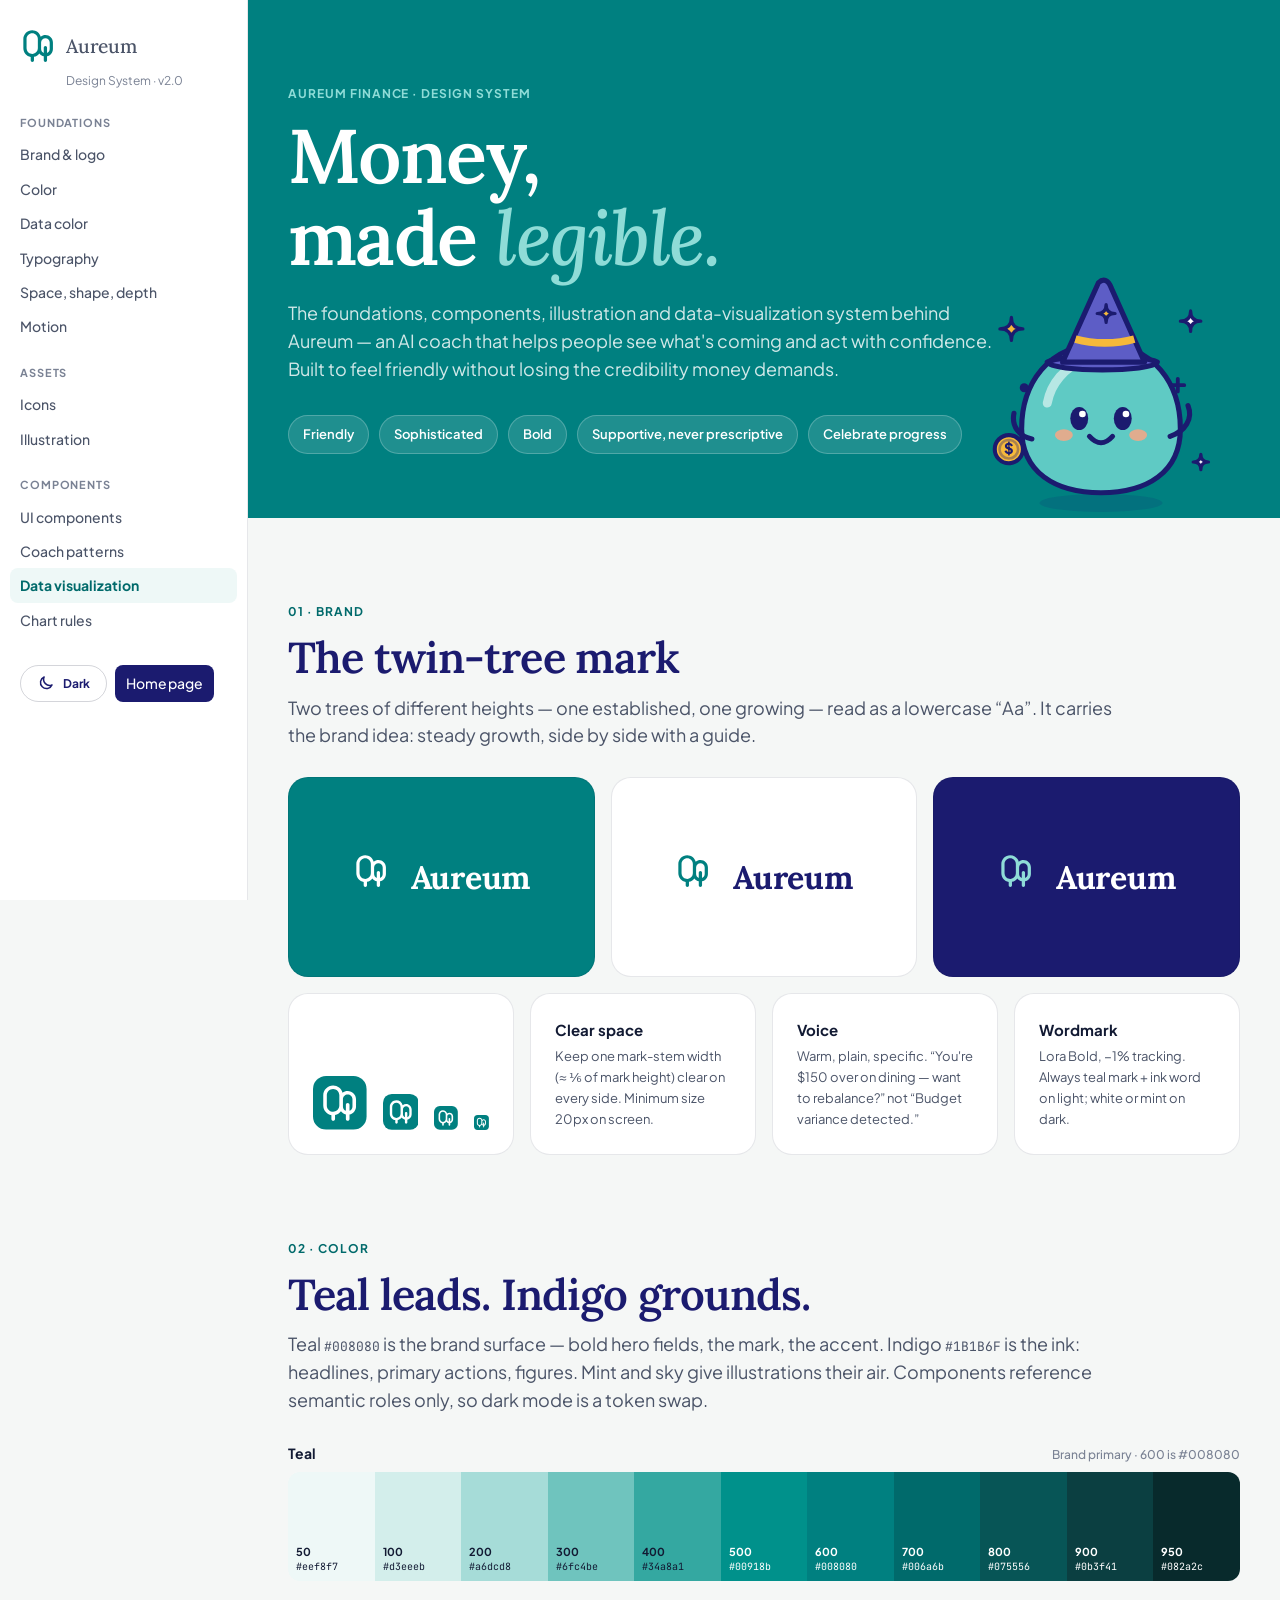
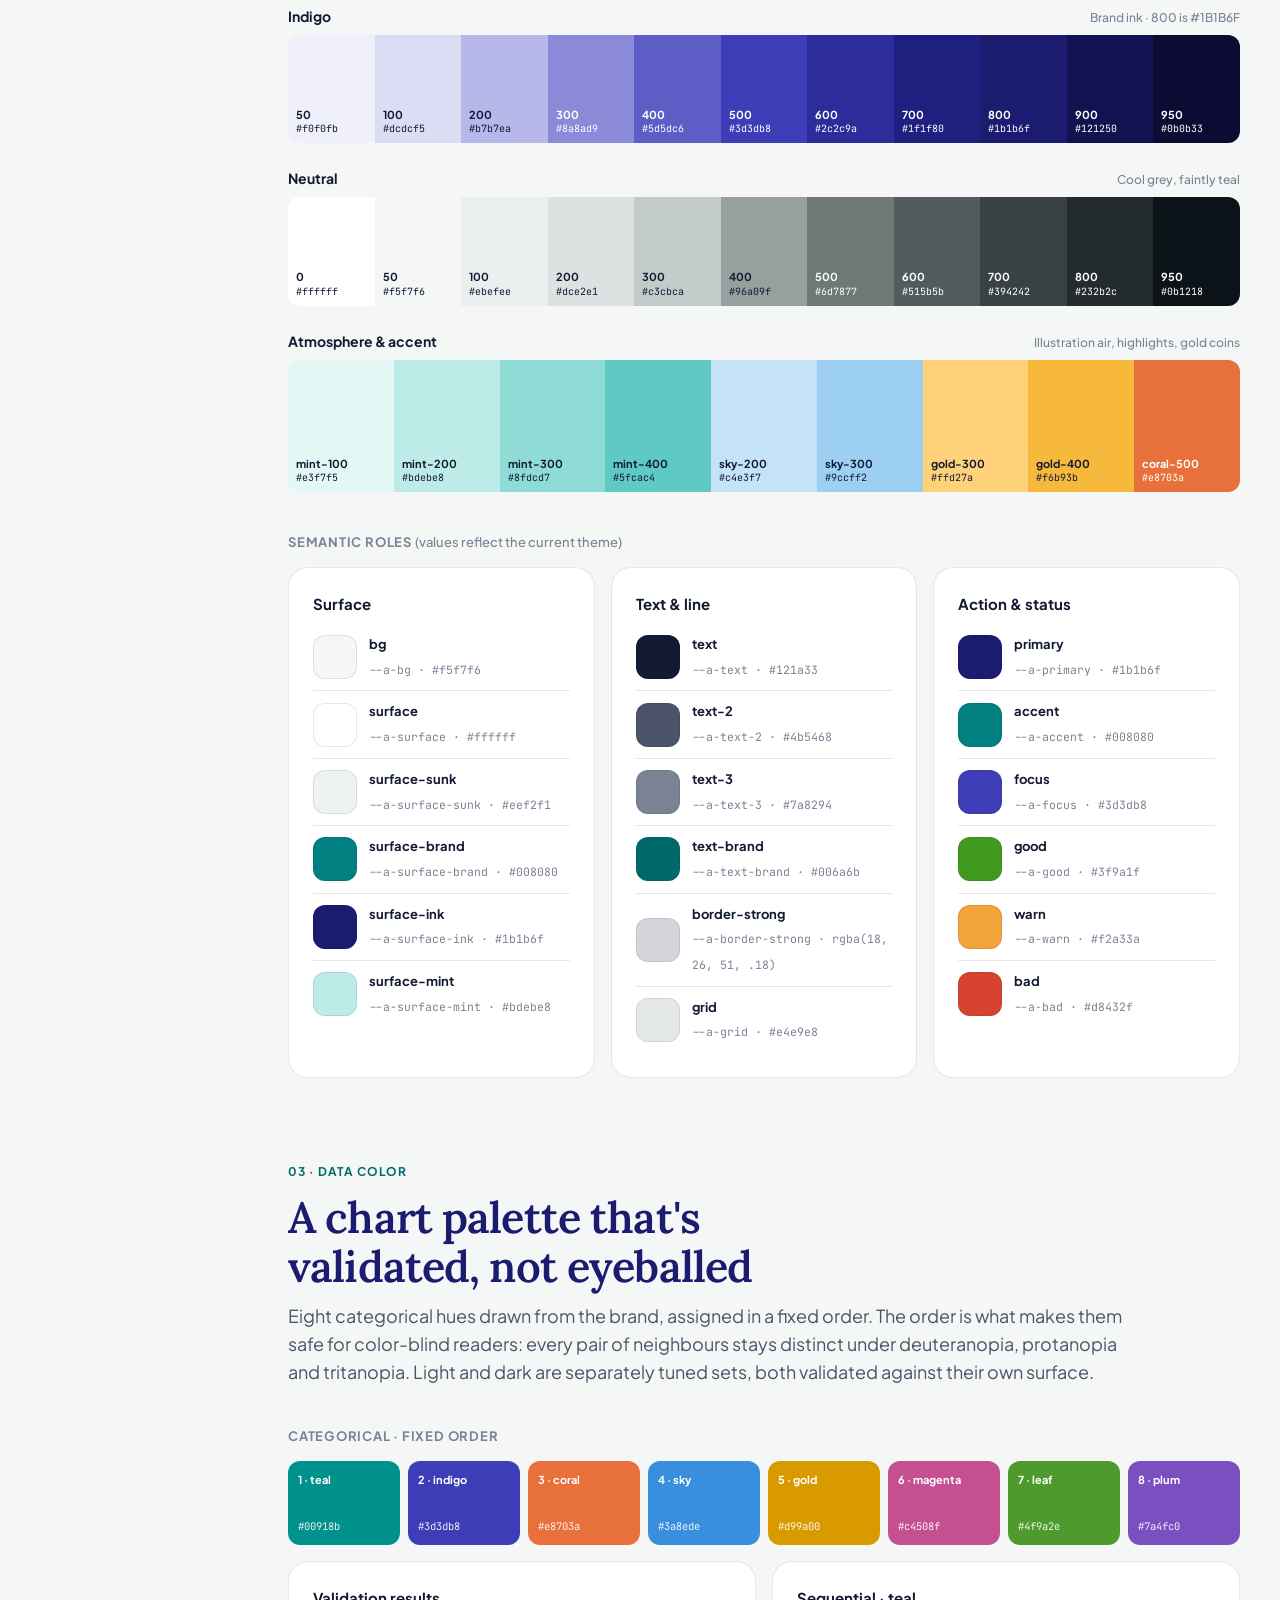
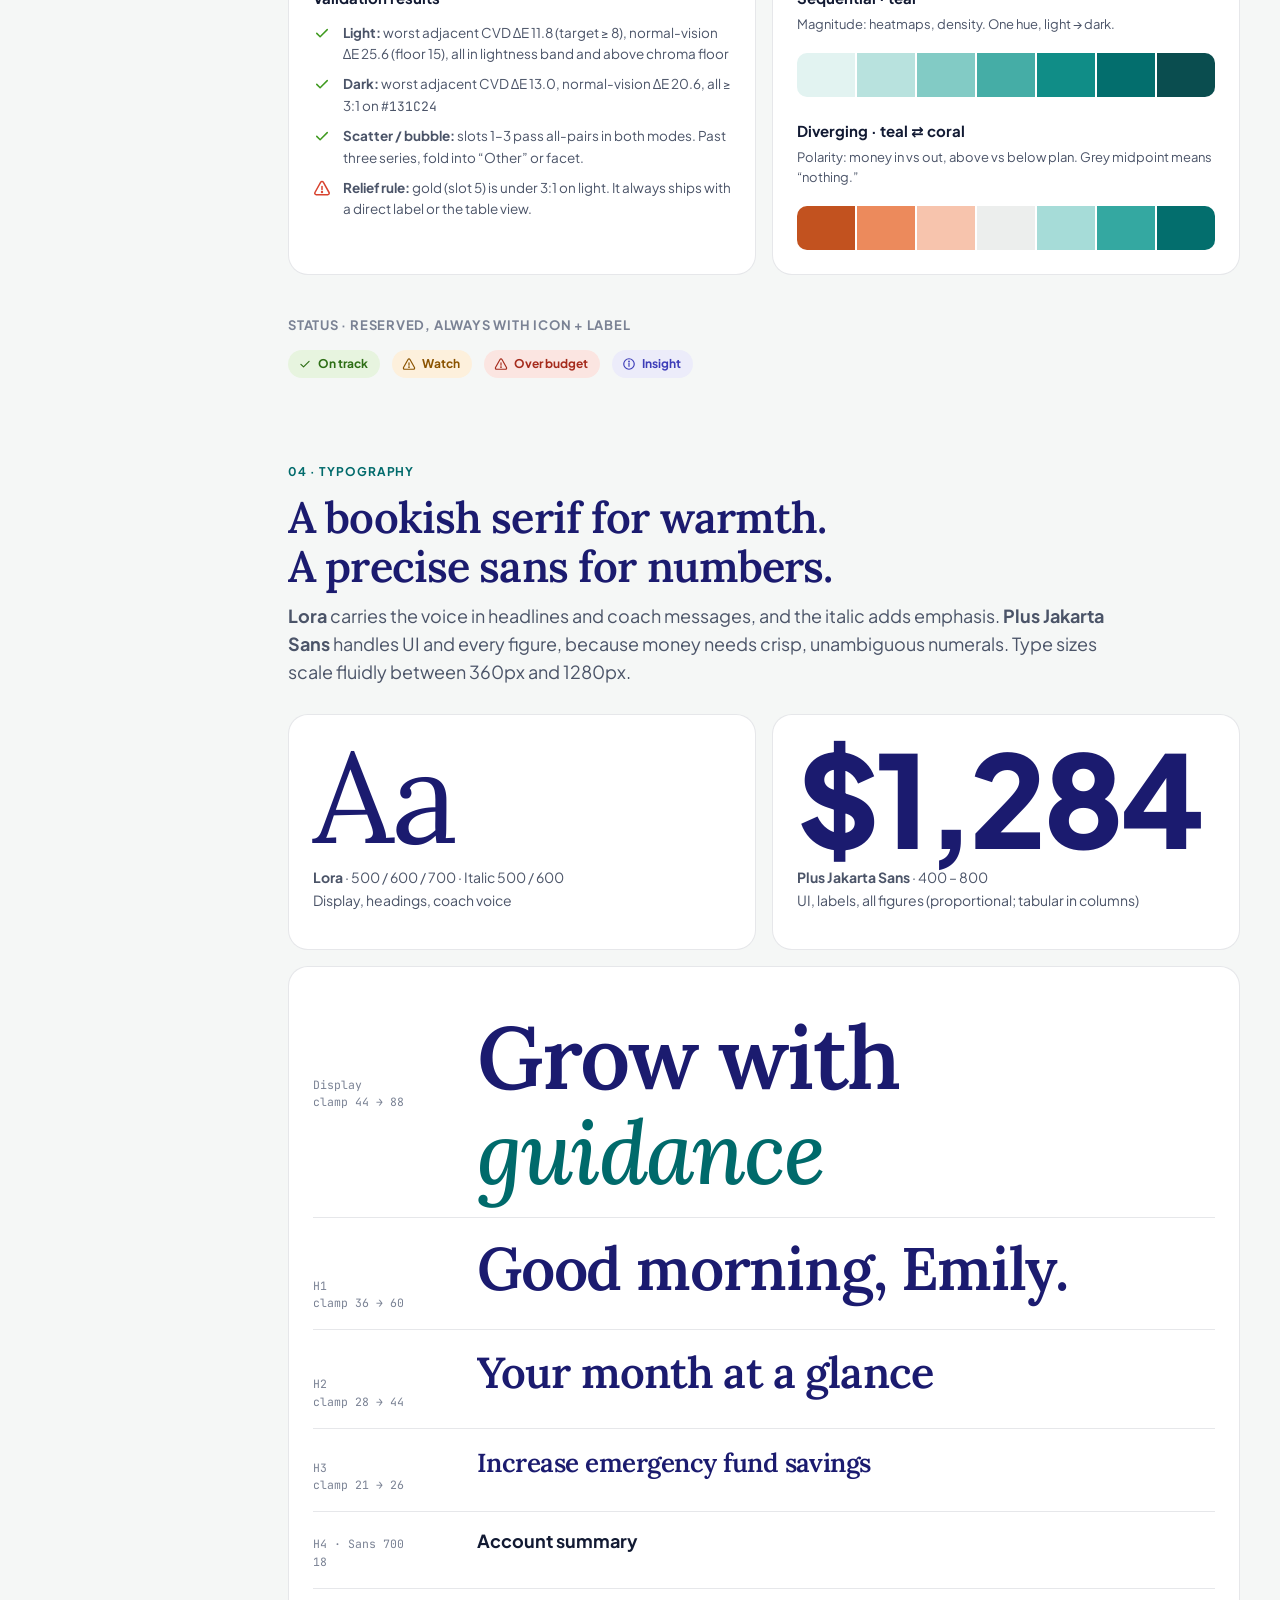
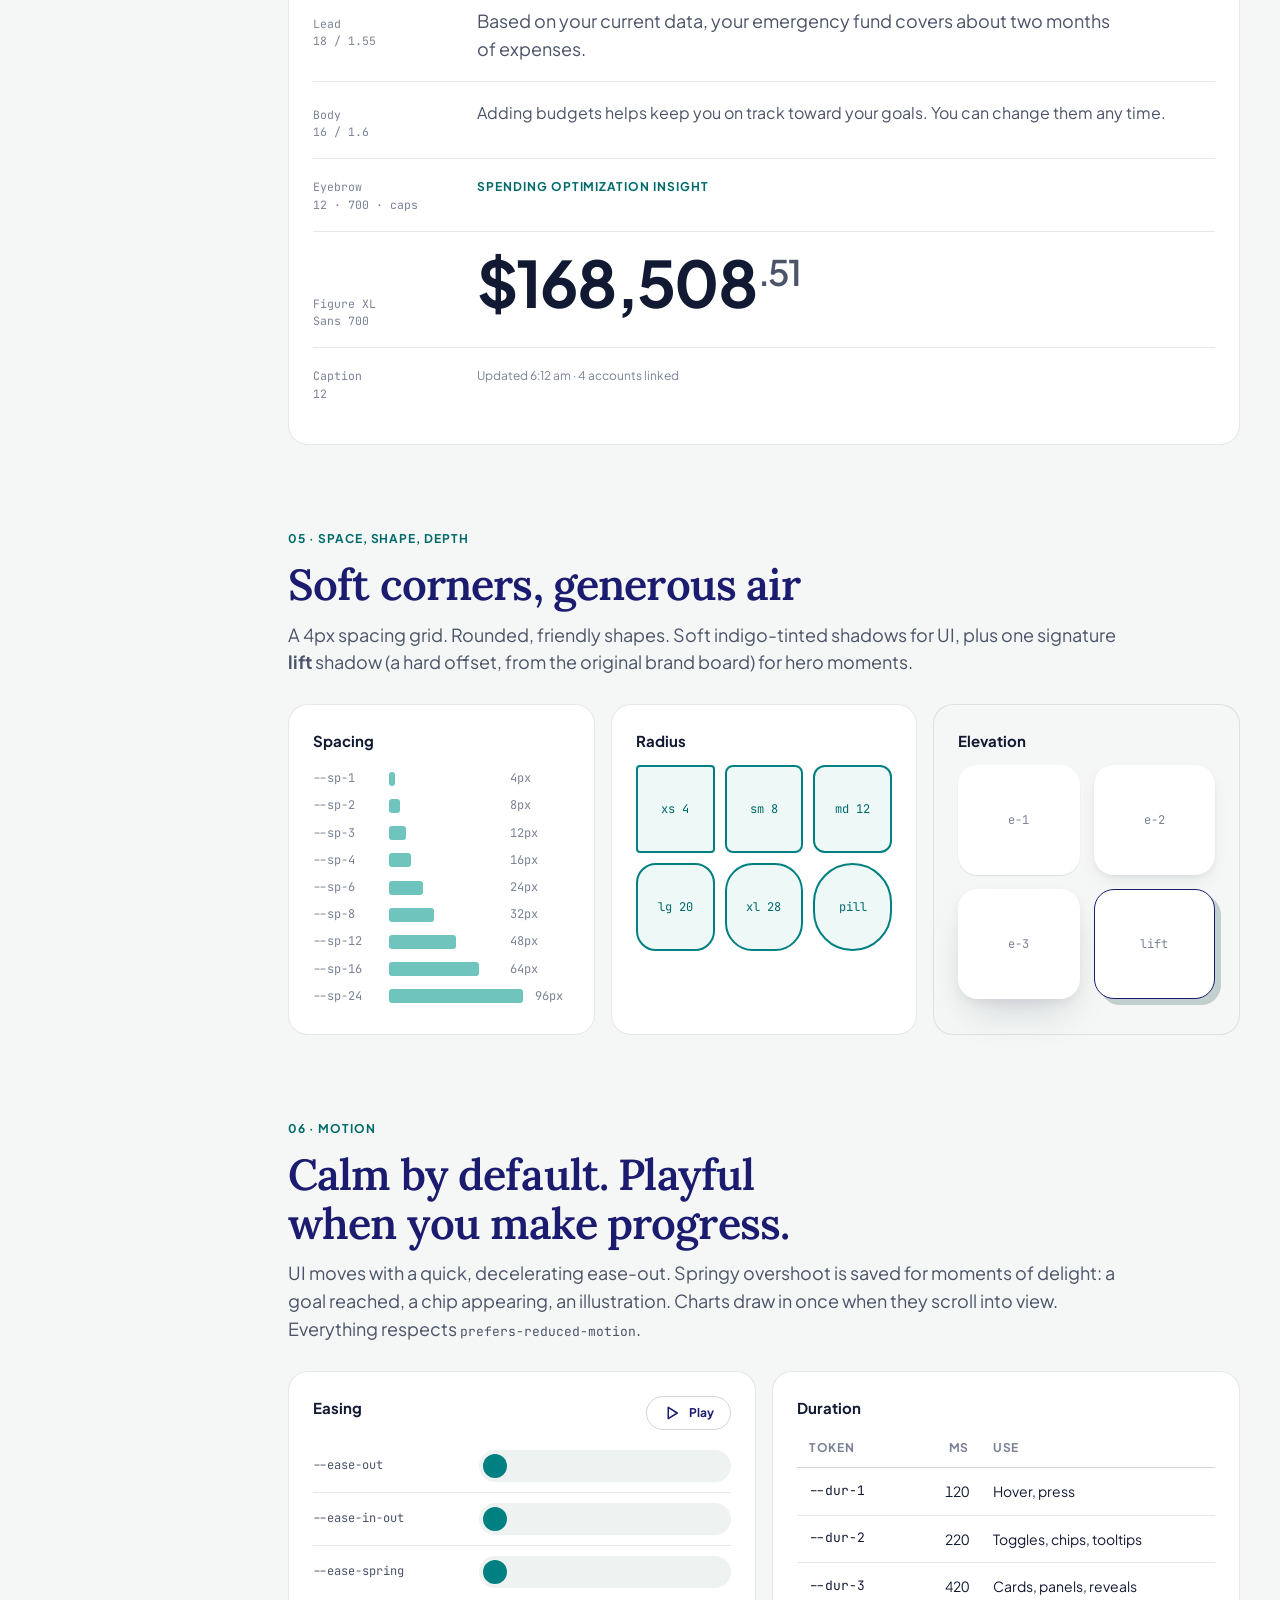
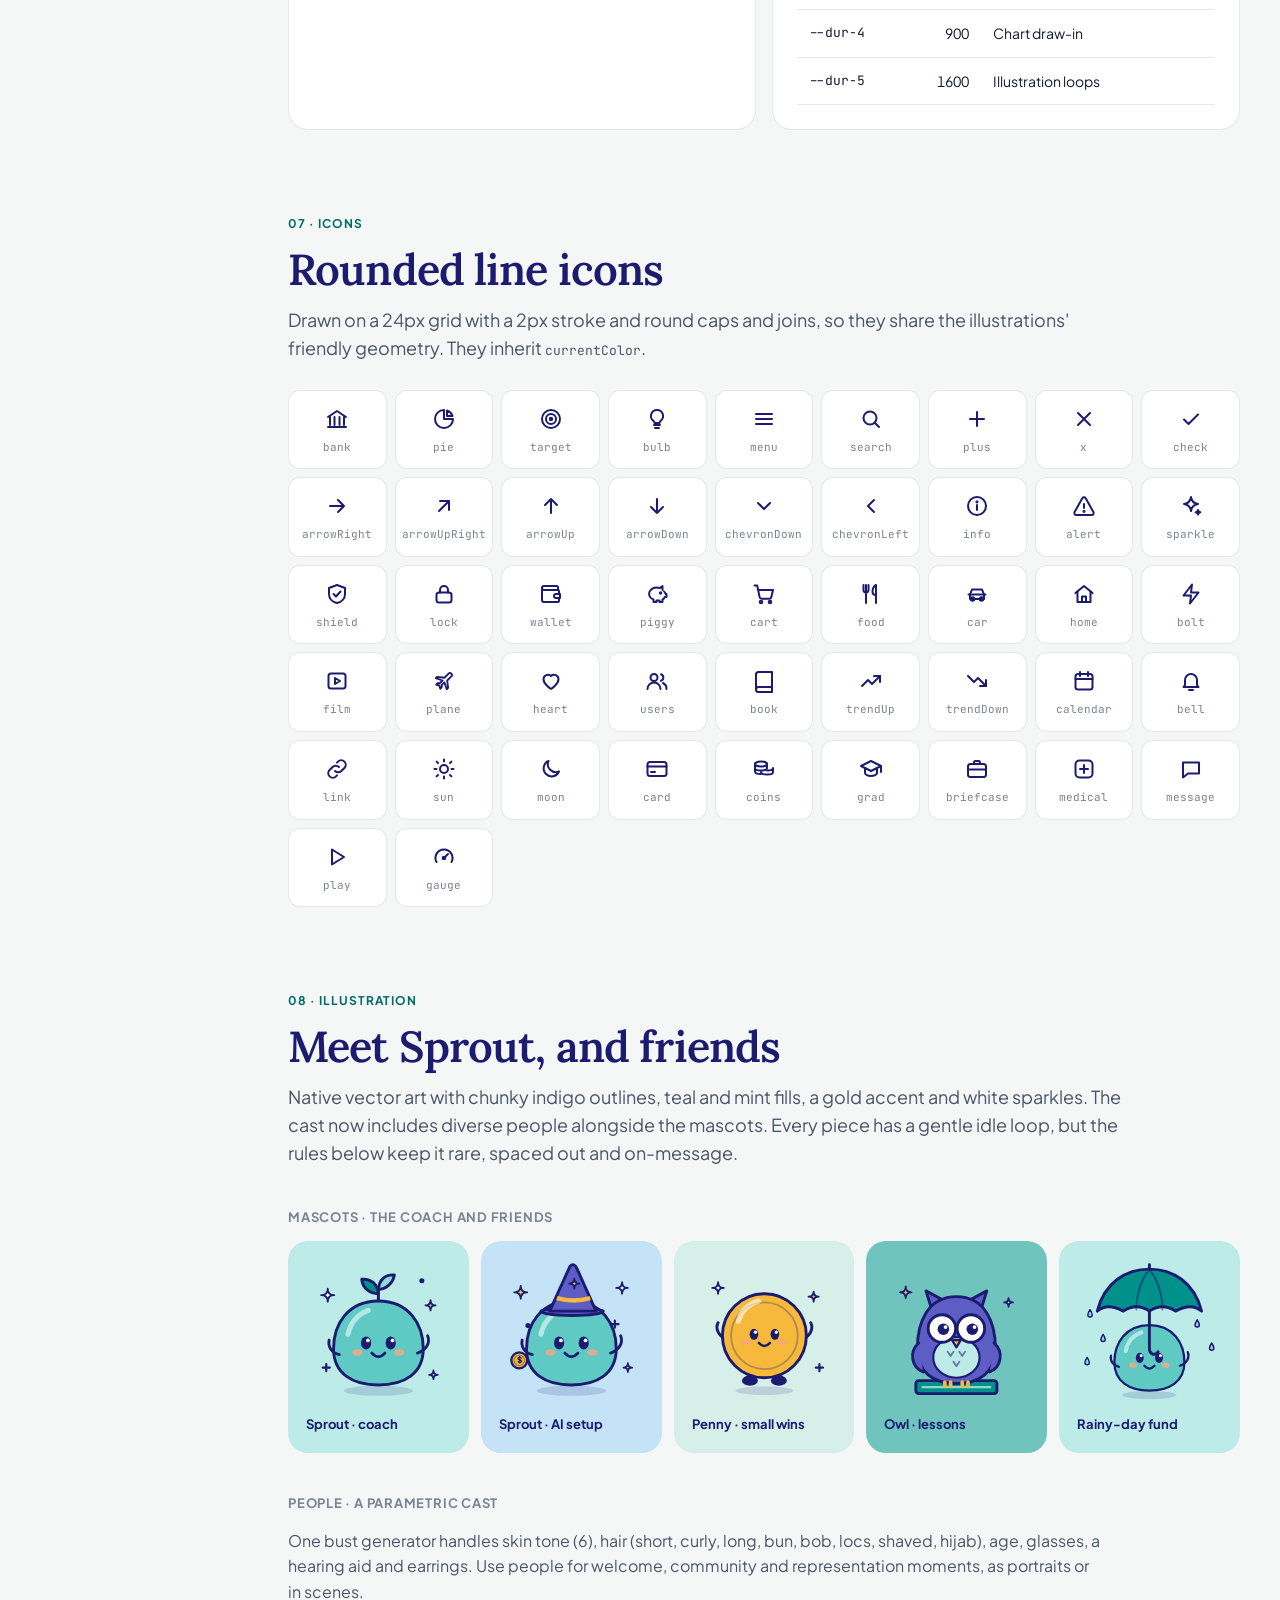
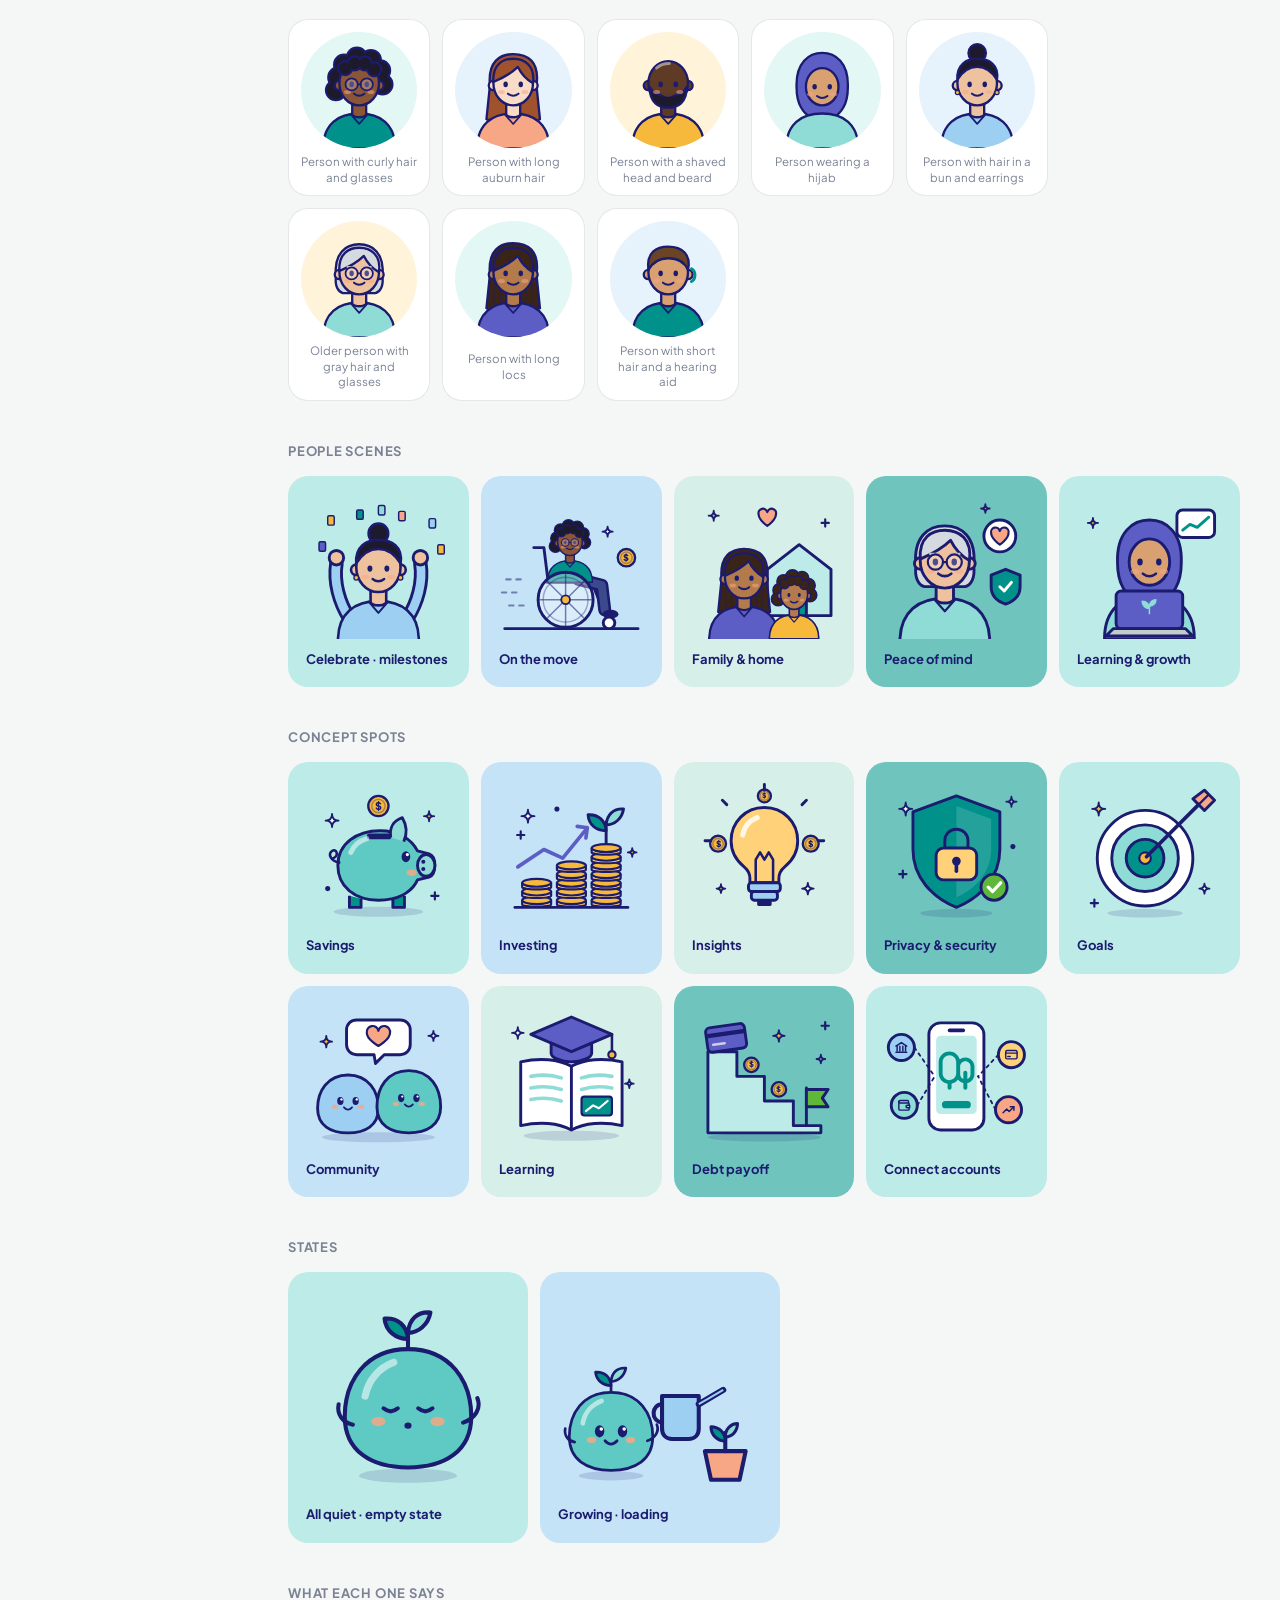
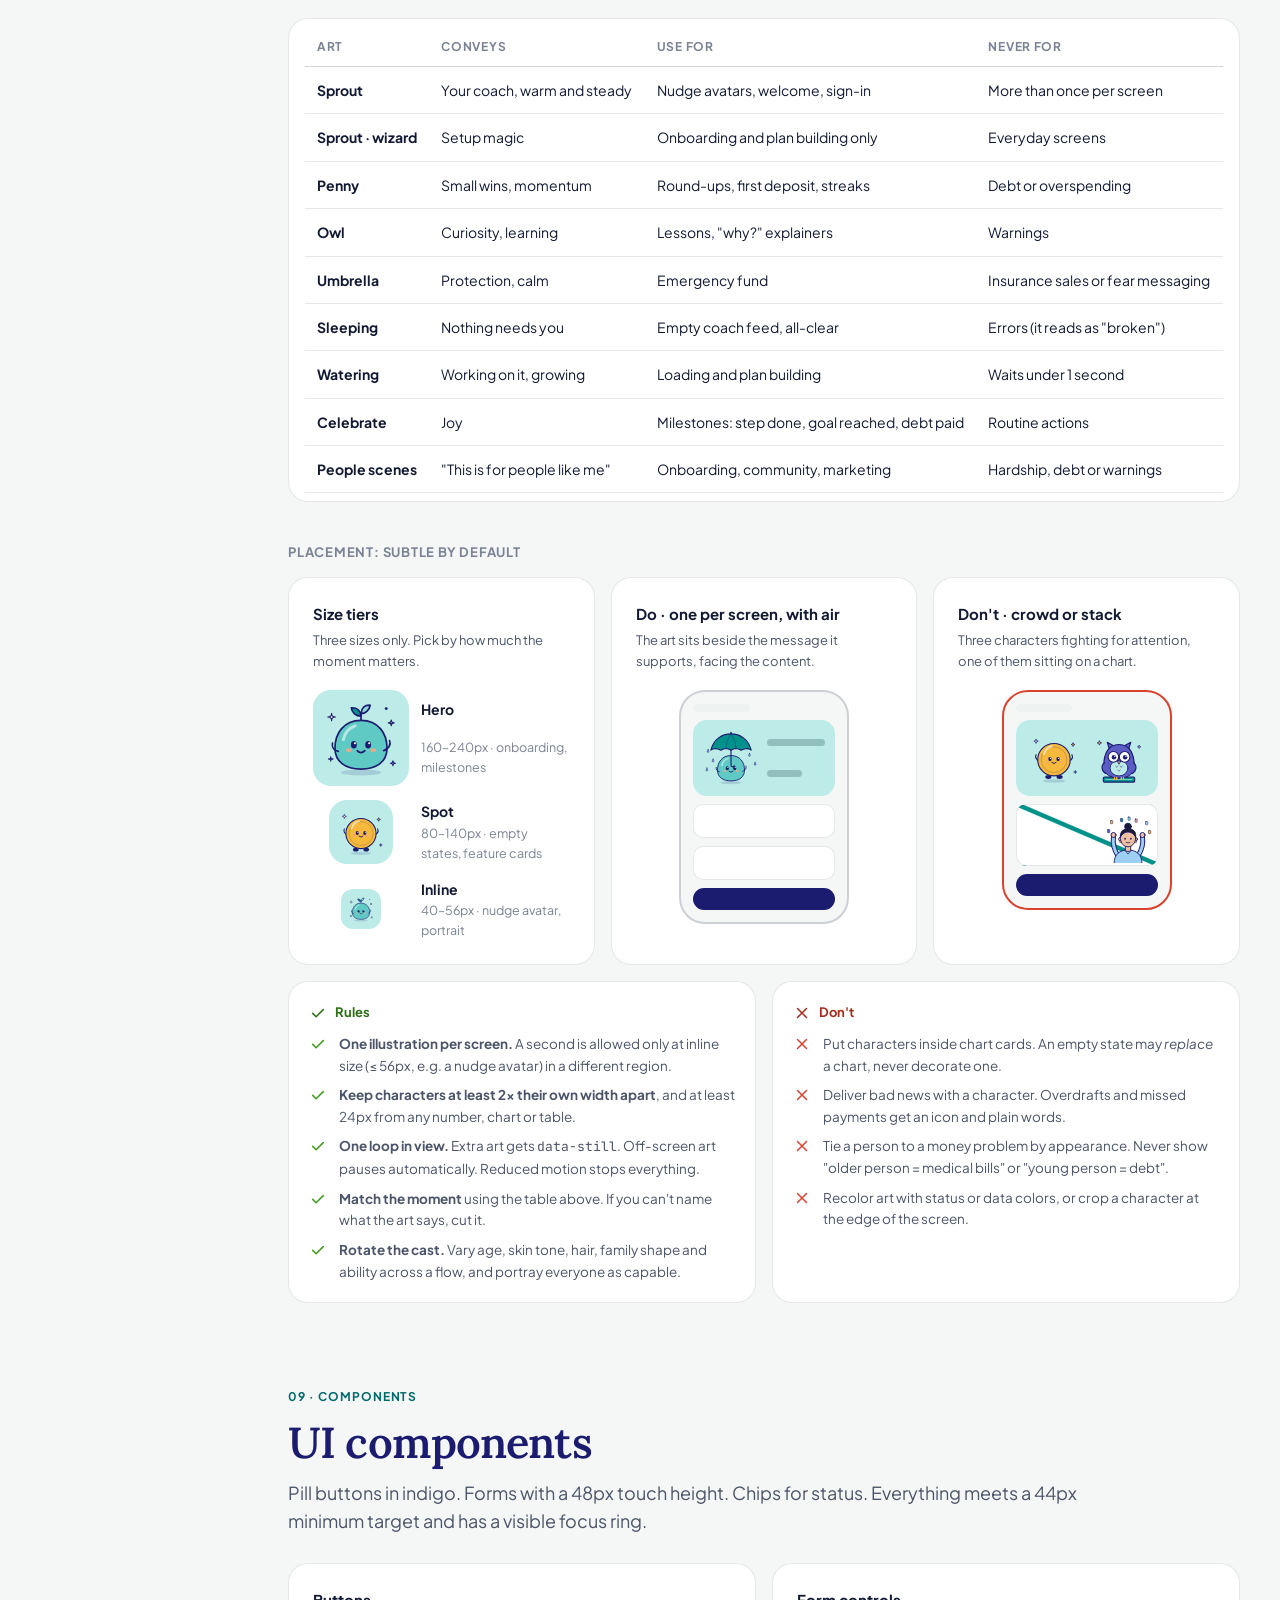
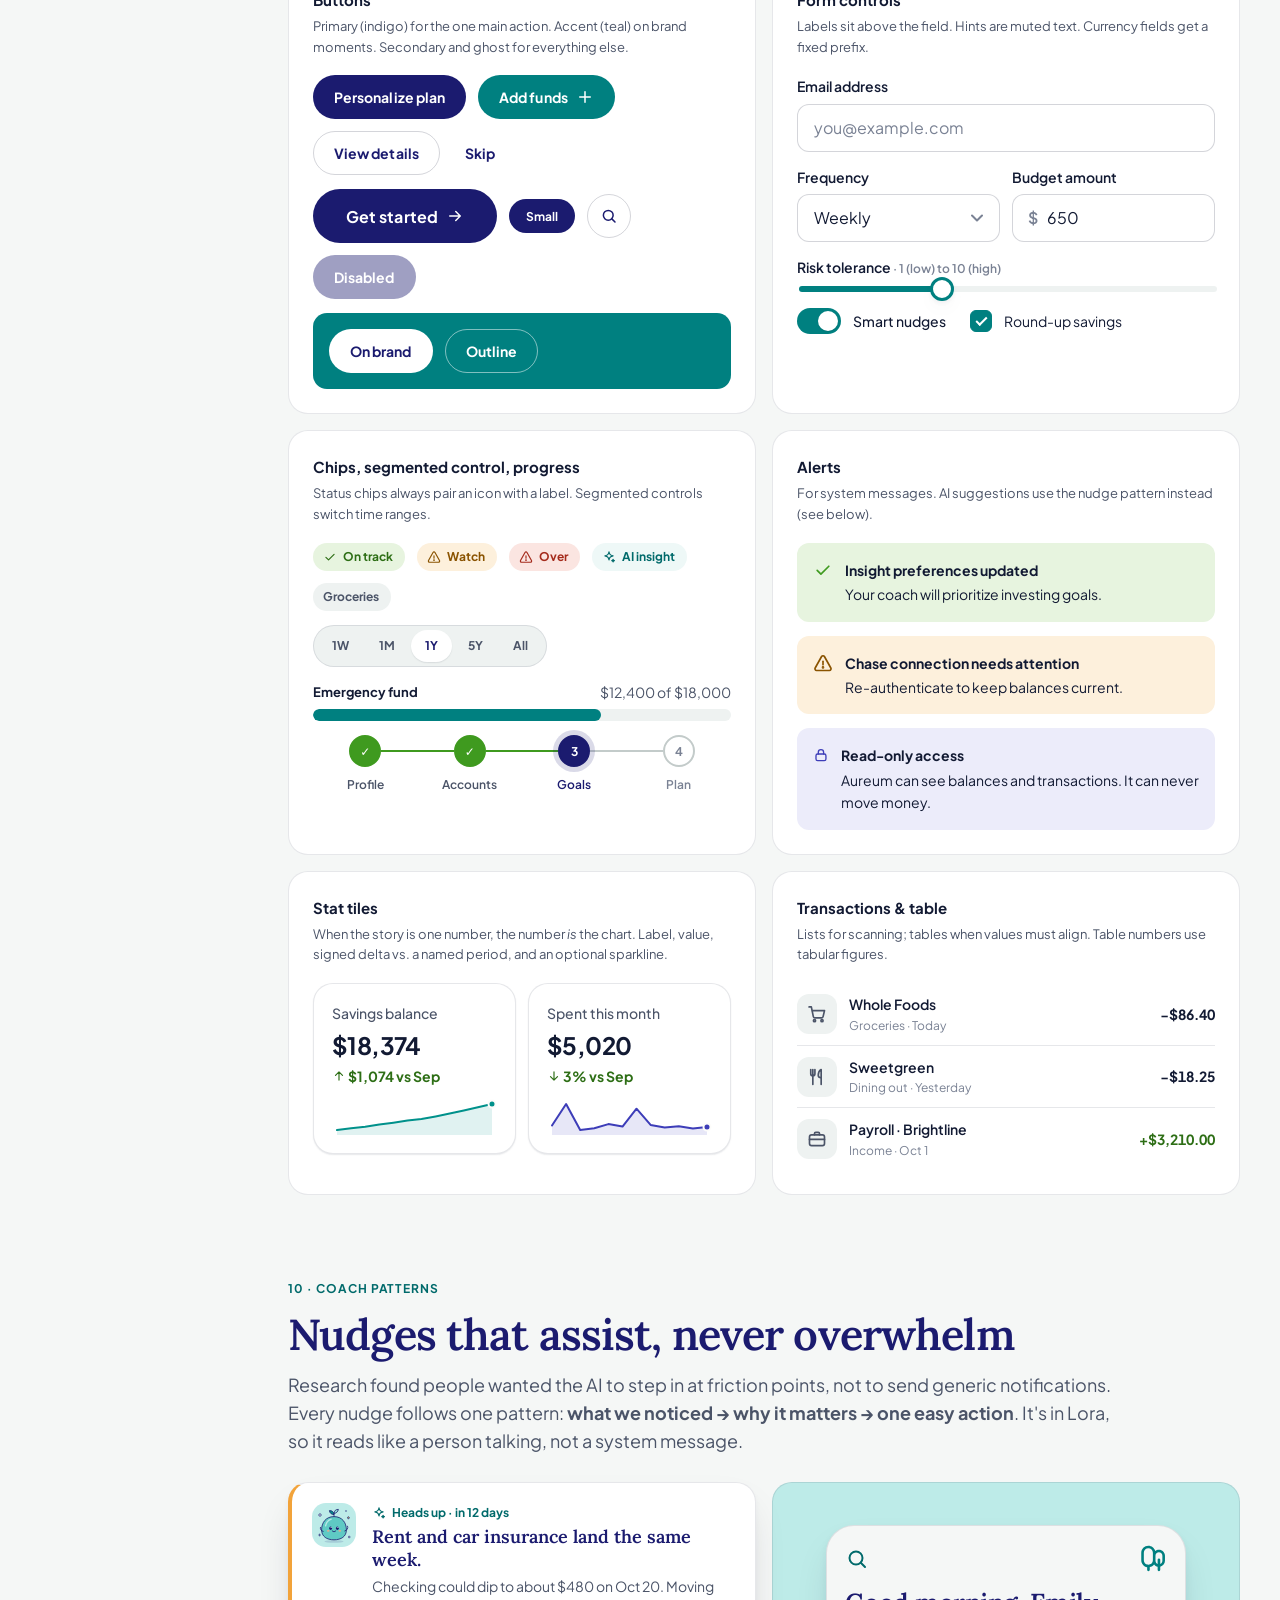
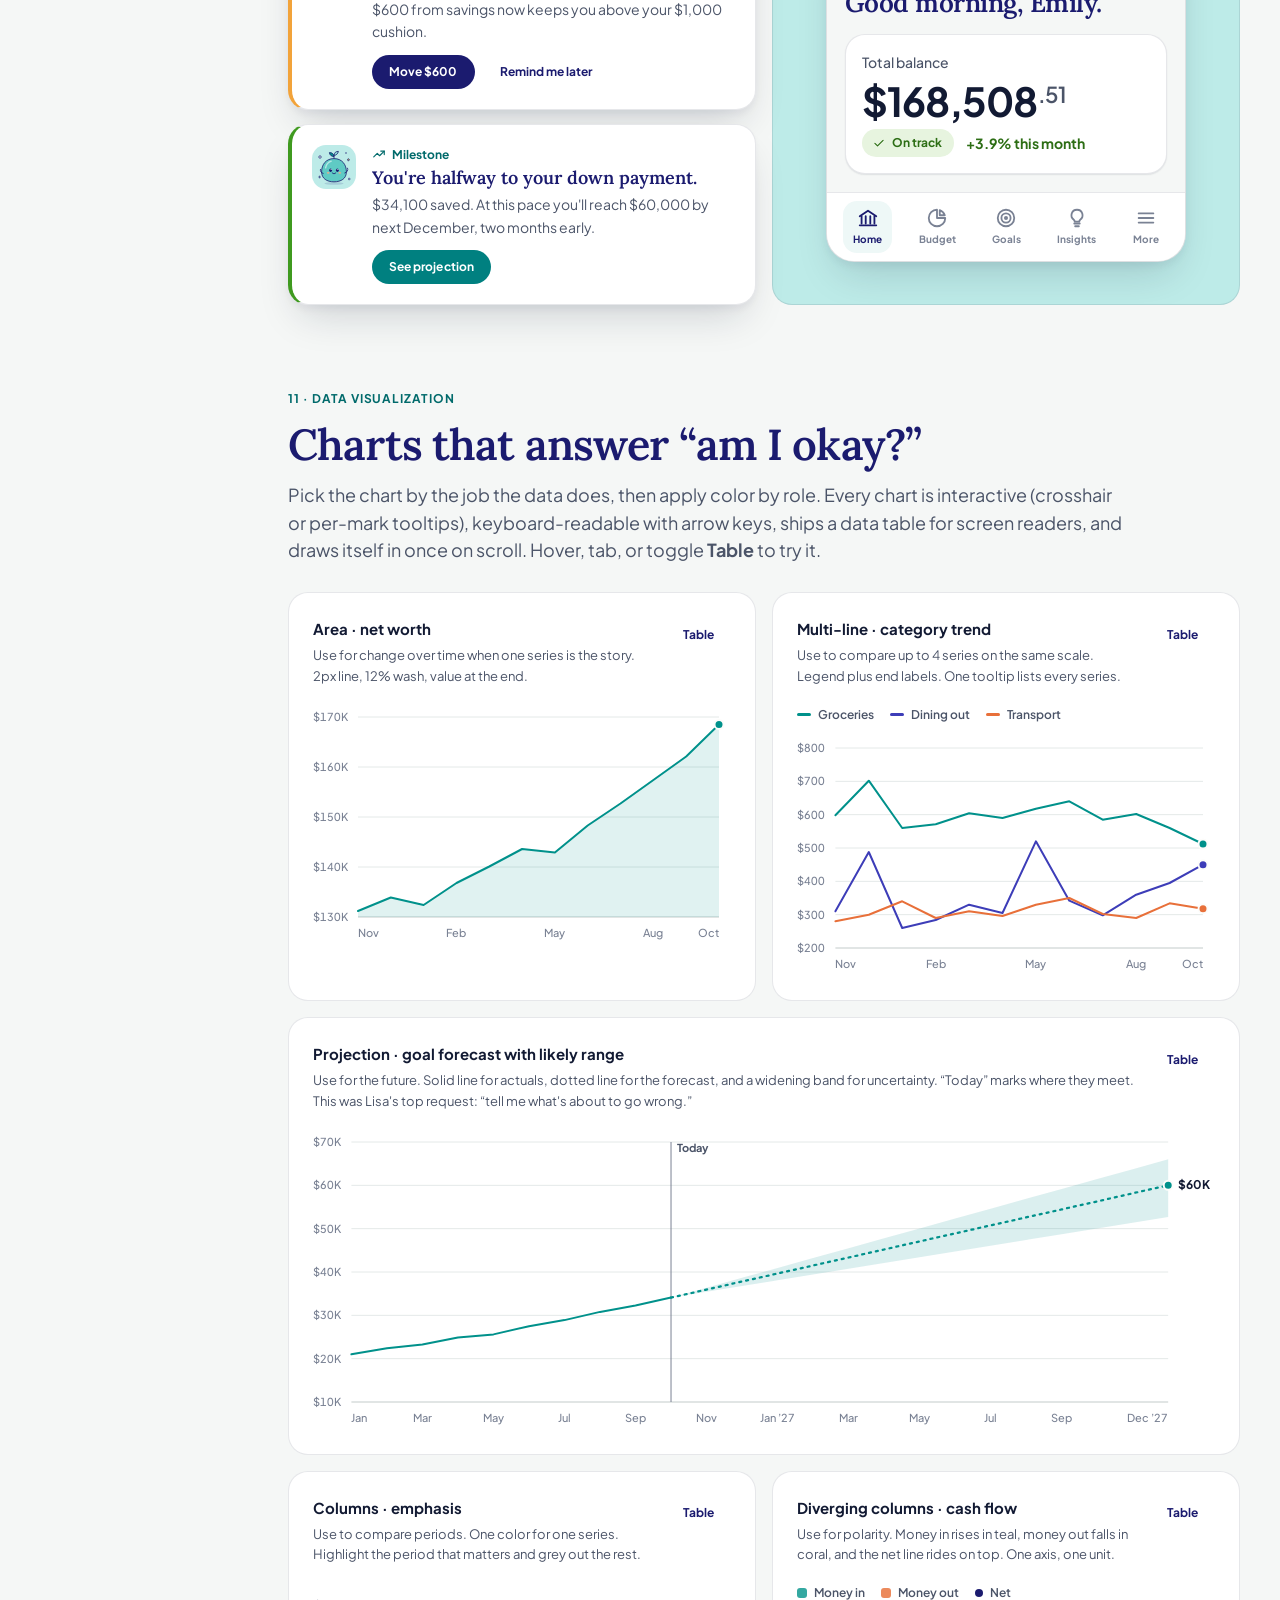
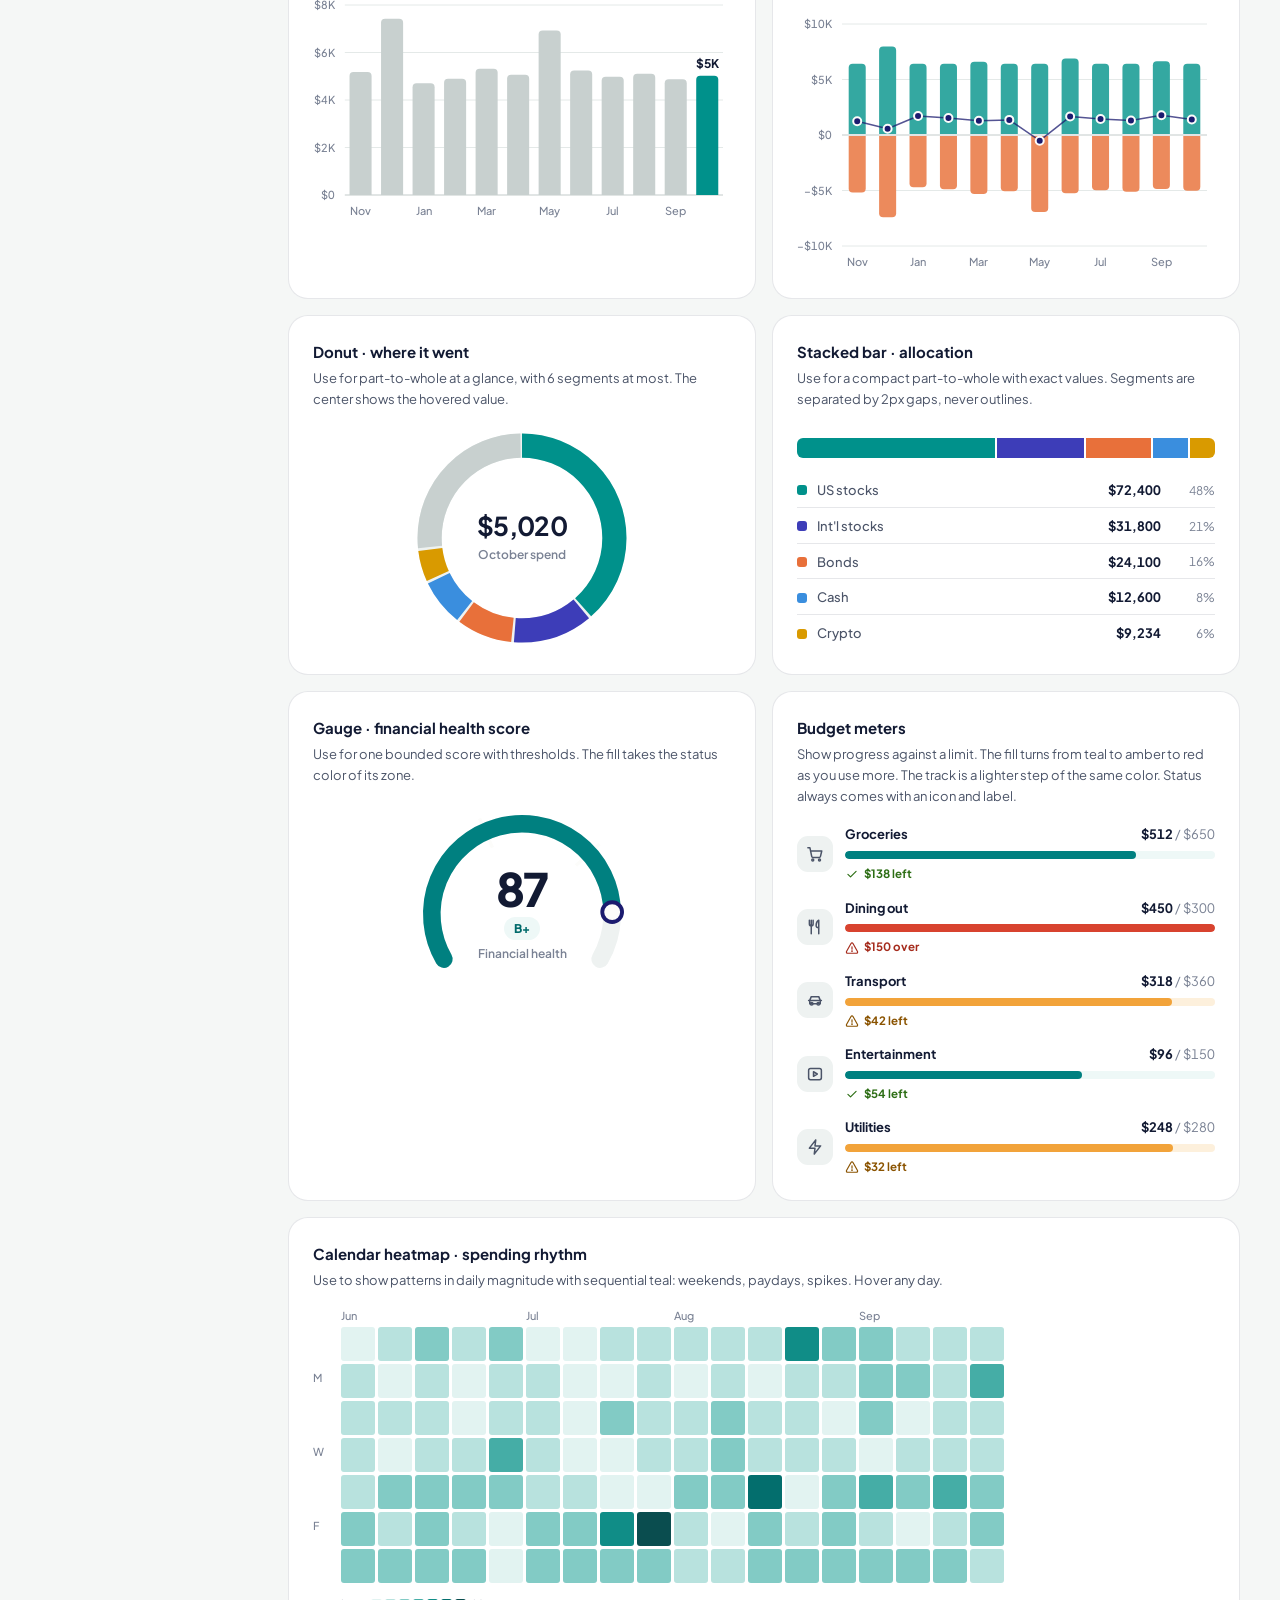
<file: design-system.html>
<!doctype html>
<html lang="en">
<head>
<meta charset="utf-8">
<meta name="viewport" content="width=device-width, initial-scale=1">
<title>Aureum Design System</title>
<meta name="description" content="Tokens, components, illustration and data visualization for Aureum Finance.">
<link rel="stylesheet" href="assets/tokens.css">
<link rel="stylesheet" href="assets/components.css">
<style>
  body { background: var(--a-bg); }
  .ds { display: grid; grid-template-columns: 248px minmax(0, 1fr); min-height: 100vh; }
  .ds-nav { position: sticky; top: 0; height: 100vh; overflow: auto; padding: 28px 20px; border-right: 1px solid var(--a-border); background: var(--a-surface); }
  .ds-nav a.a-logo { display: inline-flex; font-size: 1.2rem; margin-bottom: 4px; }
  .ds-nav a.a-logo:hover { background: none; }
  .ds-nav .ver { font-size: 12px; color: var(--a-text-3); margin: 0 0 24px 46px; }
  .ds-nav h6 { margin: 20px 0 6px; font-size: 11px; letter-spacing: .08em; text-transform: uppercase; color: var(--a-text-3); }
  .ds-nav a { display: block; padding: 6px 10px; margin: 0 -10px; border-radius: 8px; font-size: 14px; font-weight: 500; color: var(--a-text-2); text-decoration: none; }
  .ds-nav a:hover { background: var(--a-surface-sunk); color: var(--a-text); }
  .ds-nav a.is-active { background: var(--a-accent-soft); color: var(--a-text-brand); font-weight: 700; }
  .ds-nav .theme { margin-top: 28px; display: flex; gap: 8px; }
  .ds-main { min-width: 0; padding: 0 0 120px; }
  .ds-hero { position: relative; overflow: hidden; background: var(--teal-600); color: #fff; padding: 72px var(--gutter) 64px; }
  .ds-hero .a-display { color: #fff; font-size: clamp(2.5rem, 1.6rem + 4vw, 4.75rem); max-width: 12ch; }
  .ds-hero .a-lead { color: rgba(255,255,255,.82); max-width: 56ch; margin-top: 20px; }
  .ds-hero [data-illo] { position: absolute; right: max(var(--gutter), 4vw); bottom: -8px; width: clamp(140px, 20vw, 260px); }
  .ds-hero .principles { display: flex; flex-wrap: wrap; gap: 10px; margin-top: 32px; position: relative; }
  .ds-hero .principles span { padding: 8px 14px; border-radius: 99px; background: rgba(255,255,255,.12); border: 1px solid rgba(255,255,255,.22); font-size: 13px; font-weight: 600; }
  .ds-sec { padding: 72px var(--gutter) 0; max-width: 1180px; }
  .ds-sec > header { margin-bottom: 28px; max-width: 70ch; }
  .ds-sec > header .a-h2 { margin: 8px 0 12px; }
  .ds-sub { margin: 40px 0 14px; font-size: 13px; font-weight: 700; letter-spacing: .06em; text-transform: uppercase; color: var(--a-text-3); }
  .grid { display: grid; gap: 16px; }
  .g2 { grid-template-columns: repeat(auto-fit, minmax(min(100%, 340px), 1fr)); }
  .g3 { grid-template-columns: repeat(auto-fit, minmax(min(100%, 260px), 1fr)); }
  .g4 { grid-template-columns: repeat(auto-fit, minmax(min(100%, 200px), 1fr)); }
  .demo { background: var(--a-surface); border: 1px solid var(--a-border); border-radius: var(--r-lg); padding: 24px; }
  .demo--pad0 { padding: 0; overflow: hidden; }
  .demo h4 { margin: 0 0 4px; font-size: 15px; font-weight: 700; }
  .demo .use { margin: 0 0 18px; font-size: 13px; color: var(--a-text-2); }
  .demo-head { display: flex; justify-content: space-between; align-items: flex-start; gap: 12px; }
  .demo-head > div:first-child { flex: 1; min-width: 0; }
  .demo-head > :last-child { flex: none; }
  .note { font-size: 12.5px; color: var(--a-text-3); margin-top: 12px; }

  /* swatches */
  .ramp { display: grid; grid-template-columns: repeat(11, minmax(0, 1fr)); border-radius: var(--r-md); overflow: hidden; }
  .ramp div { aspect-ratio: 1 / 1.25; padding: 8px; display: flex; flex-direction: column; justify-content: flex-end; font-family: var(--font-mono); font-size: 10px; line-height: 1.3; min-width: 0; }
  .ramp div b { font-family: var(--font-sans); font-size: 11px; }
  .ramp-name { display: flex; justify-content: space-between; align-items: baseline; margin: 24px 0 8px; font-weight: 700; font-size: 14px; }
  .ramp-name span { font-weight: 500; color: var(--a-text-3); font-size: 12px; }
  @media (max-width: 720px) { .ramp { grid-template-columns: repeat(6, 1fr); } .ramp div { aspect-ratio: auto; height: 64px; } }
  .sw { display: grid; grid-template-columns: 44px 1fr; gap: 12px; align-items: center; padding: 10px 0; border-bottom: 1px solid var(--a-border); }
  .sw:last-child { border-bottom: 0; }
  .sw i { width: 44px; height: 44px; border-radius: 12px; border: 1px solid var(--a-border); }
  .sw b { display: block; font-size: 13px; }
  .sw code { font-family: var(--font-mono); font-size: 11.5px; color: var(--a-text-3); }
  .cat { display: grid; grid-template-columns: repeat(8, 1fr); gap: 8px; }
  .cat div { border-radius: 12px; height: 84px; padding: 10px; display: flex; flex-direction: column; justify-content: space-between; color: #fff; font-size: 11px; font-weight: 700; }
  .cat div code { font-family: var(--font-mono); font-weight: 400; font-size: 10.5px; opacity: .9; }
  @media (max-width: 720px) { .cat { grid-template-columns: repeat(4, 1fr); } }
  .seqbar { display: flex; gap: 2px; border-radius: 10px; overflow: hidden; height: 44px; }
  .seqbar div { flex: 1; }
  .checks { list-style: none; padding: 0; margin: 0; display: grid; gap: 8px; font-size: 13.5px; }
  .checks li { display: grid; grid-template-columns: 22px 1fr; gap: 8px; color: var(--a-text-2); }
  .checks li svg { color: var(--a-good); width: 18px; height: 18px; margin-top: 2px; }
  .checks li.x svg { color: var(--a-bad); }

  /* type */
  .type-row { display: grid; grid-template-columns: 140px 1fr; gap: 24px; align-items: baseline; padding: 18px 0; border-bottom: 1px solid var(--a-border); }
  .type-row:last-child { border-bottom: 0; }
  .type-row .meta { font-family: var(--font-mono); font-size: 11.5px; color: var(--a-text-3); line-height: 1.5; }
  @media (max-width: 640px) { .type-row { grid-template-columns: 1fr; gap: 6px; } }
  .specimen { font-family: var(--font-display); font-size: clamp(4rem, 10vw, 8rem); line-height: .9; color: var(--a-text-ink); letter-spacing: -.03em; }
  .specimen--sans { font-family: var(--font-sans); font-weight: 800; }

  /* tokens visual */
  .space-row { display: grid; grid-template-columns: 64px 1fr 60px; gap: 12px; align-items: center; font-family: var(--font-mono); font-size: 12px; color: var(--a-text-3); padding: 4px 0; }
  .space-row i { display: block; height: 14px; background: var(--teal-300); border-radius: 3px; }
  .radius-box { height: 88px; background: var(--a-accent-soft); border: 2px solid var(--a-accent); display: grid; place-items: center; font-family: var(--font-mono); font-size: 12px; color: var(--a-text-brand); }
  .elev-box { height: 110px; background: var(--a-surface); border-radius: var(--r-lg); display: grid; place-items: center; font-family: var(--font-mono); font-size: 12px; color: var(--a-text-3); }

  /* motion */
  .ease-row { display: grid; grid-template-columns: 150px 1fr; align-items: center; gap: 16px; padding: 10px 0; border-bottom: 1px solid var(--a-border); }
  .ease-row:last-child { border-bottom: 0; }
  .ease-row code { font-family: var(--font-mono); font-size: 12px; color: var(--a-text-2); }
  .ease-track { position: relative; height: 32px; background: var(--a-surface-sunk); border-radius: 99px; }
  .ease-ball { position: absolute; top: 4px; left: 4px; width: 24px; height: 24px; border-radius: 50%; background: var(--a-accent); transition: left 900ms var(--e); }
  .ease-track.go .ease-ball { left: calc(100% - 28px); }

  /* icons / illos */
  .icon-grid { display: grid; grid-template-columns: repeat(auto-fill, minmax(92px, 1fr)); gap: 8px; }
  .icon-cell { display: grid; justify-items: center; gap: 8px; padding: 16px 6px 12px; border-radius: 12px; background: var(--a-surface); border: 1px solid var(--a-border); color: var(--a-text-ink); font-size: 11px; font-family: var(--font-mono); }
  .icon-cell span:last-child { color: var(--a-text-3); }
  @media (prefers-color-scheme: dark) { :root:not([data-theme="light"]) .icon-cell { color: var(--a-text); } }
  :root[data-theme="dark"] .icon-cell { color: var(--a-text); }
  .illo-grid { display: grid; grid-template-columns: repeat(auto-fill, minmax(180px, 1fr)); gap: 12px; }
  .illo-cell { border-radius: var(--r-lg); padding: 18px; display: grid; gap: 10px; }
  .illo-cell:nth-child(4n+1) { background: var(--mint-200); }
  .illo-cell:nth-child(4n+2) { background: var(--sky-200); }
  .illo-cell:nth-child(4n+3) { background: #d6efe9; }
  .illo-cell:nth-child(4n) { background: var(--teal-300); }
  .illo-cell [data-illo] { aspect-ratio: 1; }
  .illo-cell b { font-size: 13px; color: var(--indigo-800); }
  .illo-cell small { font-size: 12px; color: var(--teal-900); margin-top: -6px; }
  .people-grid { display: grid; grid-template-columns: repeat(auto-fill, minmax(min(100%, 140px), 1fr)); gap: 12px; max-width: 760px; }
  .people-grid figure { margin: 0; border-radius: var(--r-lg); background: var(--a-surface); border: 1px solid var(--a-border); padding: 12px 12px 10px; display: grid; gap: 6px; }
  .people-grid figure > div { aspect-ratio: 1; border-radius: 50%; overflow: hidden; background: var(--mint-100); }
  .people-grid figure:nth-child(3n+2) > div { background: var(--sky-100); }
  .people-grid figure:nth-child(3n) > div { background: #fff3d9; }
  .people-grid figcaption { font-size: 11.5px; color: var(--a-text-3); line-height: 1.35; text-align: center; }
  .tiers { display: grid; gap: 14px; }
  .tiers > div { display: grid; grid-template-columns: 96px 1fr; grid-template-rows: auto auto; column-gap: 12px; align-items: center; }
  .tiers > div > span { grid-row: 1 / 3; justify-self: center; display: block; background: var(--mint-200); border-radius: 18px; padding: 6px; }
  .tiers b { font-size: 14px; } .tiers small { font-size: 12.5px; color: var(--a-text-3); }
  .t-hero { width: 96px; } .t-spot { width: 64px; } .t-inline { width: 40px; border-radius: 12px !important; }
  .phone-demo { width: 170px; margin: 6px auto 0; border-radius: 26px; border: 2px solid var(--a-border-strong); padding: 12px; display: grid; gap: 8px; background: var(--a-bg); }
  .pd-bar { height: 8px; width: 40%; border-radius: 4px; background: var(--a-surface-sunk); }
  .pd-hero { border-radius: 14px; background: var(--a-surface-mint); padding: 10px; display: grid; grid-template-columns: 56px 1fr; gap: 6px 8px; align-items: center; min-height: 76px; }
  .pd-hero span { width: 56px; grid-row: 1 / 3; }
  .pd-hero i { display: block; height: 7px; border-radius: 4px; background: rgba(11,63,65,.25); }
  .pd-card { height: 34px; border-radius: 10px; background: var(--a-surface); border: 1px solid var(--a-border); position: relative; }
  .pd-btn { height: 22px; border-radius: 99px; background: var(--a-primary); }
  .phone-demo.is-bad { border-color: var(--a-bad); }
  .phone-demo.is-bad .pd-hero { grid-template-columns: 1fr 1fr; }
  .phone-demo.is-bad .pd-hero span { width: 56px; grid-row: auto; }
  .pd-chart { height: 62px; background: linear-gradient(to top right, transparent 48%, var(--viz-1) 49%, var(--viz-1) 52%, transparent 53%), var(--a-surface); }
  .pd-chart span { position: absolute; right: 4px; bottom: 2px; width: 50px; }

  /* component demos */
  .stack-v { display: grid; gap: 14px; }
  .phone { width: 100%; max-width: 360px; border-radius: 28px; border: 1px solid var(--a-border); overflow: hidden; background: var(--a-bg); box-shadow: var(--e-3); }
  .chart-tools { display: flex; gap: 8px; }
  .dd-grid { display: grid; grid-template-columns: repeat(auto-fit, minmax(min(100%, 300px), 1fr)); gap: 16px; }
  .dd { border-radius: var(--r-lg); padding: 20px; border: 1px solid var(--a-border); background: var(--a-surface); }
  .dd h5 { margin: 0 0 10px; font-size: 13px; display: flex; gap: 8px; align-items: center; }
  .dd h5 svg { width: 18px; height: 18px; }
  .dd--do h5 { color: var(--a-good-text); } .dd--dont h5 { color: var(--a-bad-text); }

  /* mobile nav */
  @media (max-width: 960px) {
    .ds { grid-template-columns: 1fr; }
    .ds-nav { position: sticky; top: 0; z-index: 20; height: auto; padding: 12px var(--gutter); display: flex; gap: 6px; align-items: center; overflow-x: auto; border-right: 0; border-bottom: 1px solid var(--a-border); scrollbar-width: none; }
    .ds-nav .a-logo span.word, .ds-nav .ver, .ds-nav h6 { display: none; }
    .ds-nav .a-logo { margin: 0 6px 0 0; }
    .ds-nav a { white-space: nowrap; margin: 0; }
    .ds-nav .theme { margin: 0 0 0 auto; }
    .ds-hero [data-illo] { opacity: .35; }
  }
</style>
</head>
<body>
<div class="ds">
  <nav class="ds-nav" aria-label="Design system sections">
    <a class="a-logo" href="index.html" style="margin:0 0 4px;padding:0;background:none"><span data-logo style="color:var(--teal-600)"></span><span class="word">Aureum</span></a>
    <p class="ver">Design System · v2.0</p>
    <h6>Foundations</h6>
    <a href="#brand">Brand &amp; logo</a>
    <a href="#color">Color</a>
    <a href="#data-color">Data color</a>
    <a href="#type">Typography</a>
    <a href="#tokens">Space, shape, depth</a>
    <a href="#motion">Motion</a>
    <h6>Assets</h6>
    <a href="#icons">Icons</a>
    <a href="#illustration">Illustration</a>
    <h6>Components</h6>
    <a href="#components">UI components</a>
    <a href="#coach">Coach patterns</a>
    <a href="#dataviz">Data visualization</a>
    <a href="#rules">Chart rules</a>
    <div class="theme">
      <button class="a-btn a-btn--secondary a-btn--sm" id="themeBtn" type="button" aria-label="Toggle dark mode"><span data-icon="moon" data-size="16"></span><span class="lbl">Dark</span></button>
      <a class="a-btn a-btn--sm" href="index.html" style="margin:0;color:var(--a-on-primary)">Homepage</a>
    </div>
  </nav>

  <main class="ds-main" id="top">
    <!-- HERO -->
    <section class="ds-hero">
      <div style="position:relative;max-width:1100px">
        <p class="a-eyebrow" style="color:var(--mint-300)">Aureum Finance · Design System</p>
        <h1 class="a-display" style="margin-top:12px">Money, made <em style="color:var(--mint-300)">legible.</em></h1>
        <p class="a-lead">The foundations, components, illustration and data-visualization system behind Aureum — an AI coach that helps people see what's coming and act with confidence. Built to feel friendly without losing the credibility money demands.</p>
        <div class="principles"><span>Friendly</span><span>Sophisticated</span><span>Bold</span><span>Supportive, never prescriptive</span><span>Celebrate progress</span></div>
      </div>
      <div data-illo="wizard" aria-label="Sprout, the Aureum coach, wearing a wizard hat"></div>
    </section>

    <!-- BRAND -->
    <section class="ds-sec" id="brand">
      <header>
        <p class="a-eyebrow">01 · Brand</p>
        <h2 class="a-h2">The twin-tree mark</h2>
        <p class="a-lead">Two trees of different heights — one established, one growing — read as a lowercase “Aa”. It carries the brand idea: steady growth, side by side with a guide.</p>
      </header>
      <div class="grid g3">
        <div class="demo" style="background:var(--teal-600);display:grid;place-items:center;min-height:200px"><span class="a-logo a-logo--light" style="font-size:2rem"><span data-logo style="width:48px;height:48px;color:#fff"></span>Aureum</span></div>
        <div class="demo" style="background:#fff;display:grid;place-items:center;min-height:200px"><span class="a-logo" style="font-size:2rem;color:var(--indigo-800)"><span data-logo style="width:48px;height:48px;color:var(--teal-600)"></span>Aureum</span></div>
        <div class="demo" style="background:var(--indigo-800);display:grid;place-items:center;min-height:200px"><span class="a-logo a-logo--light" style="font-size:2rem"><span data-logo style="width:48px;height:48px;color:var(--mint-300)"></span>Aureum</span></div>
      </div>
      <div class="grid g4" style="margin-top:16px">
        <div class="demo" style="display:flex;gap:16px;align-items:flex-end;justify-content:center">
          <span data-logo data-tile style="width:72px"></span><span data-logo data-tile style="width:48px"></span><span data-logo data-tile style="width:32px"></span><span data-logo data-tile style="width:20px"></span>
        </div>
        <div class="demo"><h4>Clear space</h4><p class="use" style="margin:0">Keep one mark-stem width (≈ ⅙ of mark height) clear on every side. Minimum size 20px on screen.</p></div>
        <div class="demo"><h4>Voice</h4><p class="use" style="margin:0">Warm, plain, specific. “You're $150 over on dining — want to rebalance?” not “Budget variance detected.”</p></div>
        <div class="demo"><h4>Wordmark</h4><p class="use" style="margin:0">Lora Bold, −1% tracking. Always teal mark + ink word on light; white or mint on dark.</p></div>
      </div>
    </section>

    <!-- COLOR -->
    <section class="ds-sec" id="color">
      <header>
        <p class="a-eyebrow">02 · Color</p>
        <h2 class="a-h2">Teal leads. Indigo grounds.</h2>
        <p class="a-lead">Teal <code class="a-mono">#008080</code> is the brand surface — bold hero fields, the mark, the accent. Indigo <code class="a-mono">#1B1B6F</code> is the ink: headlines, primary actions, figures. Mint and sky give illustrations their air. Components reference semantic roles only, so dark mode is a token swap.</p>
      </header>
      <div id="ramps"></div>
      <h3 class="ds-sub">Semantic roles <span style="text-transform:none;letter-spacing:0;font-weight:500">(values reflect the current theme)</span></h3>
      <div class="grid g3" id="roles"></div>
    </section>

    <!-- DATA COLOR -->
    <section class="ds-sec" id="data-color">
      <header>
        <p class="a-eyebrow">03 · Data color</p>
        <h2 class="a-h2">A chart palette that's validated, not eyeballed</h2>
        <p class="a-lead">Eight categorical hues drawn from the brand, assigned in a fixed order. The order is what makes them safe for color-blind readers: every pair of neighbours stays distinct under deuteranopia, protanopia and tritanopia. Light and dark are separately tuned sets, both validated against their own surface.</p>
      </header>
      <h3 class="ds-sub">Categorical · fixed order</h3>
      <div class="cat" id="catSw"></div>
      <div class="grid g2" style="margin-top:16px">
        <div class="demo">
          <h4>Validation results</h4>
          <ul class="checks" style="margin-top:12px">
            <li><span data-icon="check"></span><span><b>Light:</b> worst adjacent CVD ΔE 11.8 (target ≥ 8), normal-vision ΔE 25.6 (floor 15), all in lightness band and above chroma floor</span></li>
            <li><span data-icon="check"></span><span><b>Dark:</b> worst adjacent CVD ΔE 13.0, normal-vision ΔE 20.6, all ≥ 3:1 on <code class="a-mono">#131C24</code></span></li>
            <li><span data-icon="check"></span><span><b>Scatter / bubble:</b> slots 1–3 pass all-pairs in both modes. Past three series, fold into “Other” or facet.</span></li>
            <li class="x"><span data-icon="alert"></span><span><b>Relief rule:</b> gold (slot 5) is under 3:1 on light. It always ships with a direct label or the table view.</span></li>
          </ul>
        </div>
        <div class="demo">
          <h4>Sequential · teal</h4><p class="use">Magnitude: heatmaps, density. One hue, light → dark.</p>
          <div class="seqbar" id="seqSw"></div>
          <h4 style="margin-top:22px">Diverging · teal ⇄ coral</h4><p class="use">Polarity: money in vs out, above vs below plan. Grey midpoint means “nothing.”</p>
          <div class="seqbar" id="divSw"></div>
        </div>
      </div>
      <h3 class="ds-sub">Status · reserved, always with icon + label</h3>
      <div class="a-row">
        <span class="a-chip a-chip--good"><span data-icon="check" data-size="14"></span>On track</span>
        <span class="a-chip a-chip--warn"><span data-icon="alert" data-size="14"></span>Watch</span>
        <span class="a-chip a-chip--bad"><span data-icon="alert" data-size="14"></span>Over budget</span>
        <span class="a-chip a-chip--info"><span data-icon="info" data-size="14"></span>Insight</span>
      </div>
    </section>

    <!-- TYPE -->
    <section class="ds-sec" id="type">
      <header>
        <p class="a-eyebrow">04 · Typography</p>
        <h2 class="a-h2">A bookish serif for warmth. A precise sans for numbers.</h2>
        <p class="a-lead"><b>Lora</b> carries the voice in headlines and coach messages, and the italic adds emphasis. <b>Plus Jakarta Sans</b> handles UI and every figure, because money needs crisp, unambiguous numerals. Type sizes scale fluidly between 360px and 1280px.</p>
      </header>
      <div class="grid g2">
        <div class="demo"><div class="specimen">Aa</div><p class="a-small" style="margin-top:12px"><b>Lora</b> · 500 / 600 / 700 · Italic 500 / 600<br>Display, headings, coach voice</p></div>
        <div class="demo"><div class="specimen specimen--sans">$1,284</div><p class="a-small" style="margin-top:12px"><b>Plus Jakarta Sans</b> · 400 – 800<br>UI, labels, all figures (proportional; tabular in columns)</p></div>
      </div>
      <div class="demo" style="margin-top:16px">
        <div class="type-row"><div class="meta">Display<br>clamp 44 → 88</div><div class="a-display" style="font-size:clamp(2.25rem,1.4rem+3vw,4rem)">Grow with <em>guidance</em></div></div>
        <div class="type-row"><div class="meta">H1<br>clamp 36 → 60</div><div class="a-h1">Good morning, Emily.</div></div>
        <div class="type-row"><div class="meta">H2<br>clamp 28 → 44</div><div class="a-h2">Your month at a glance</div></div>
        <div class="type-row"><div class="meta">H3<br>clamp 21 → 26</div><div class="a-h3">Increase emergency fund savings</div></div>
        <div class="type-row"><div class="meta">H4 · Sans 700<br>18</div><div class="a-h4">Account summary</div></div>
        <div class="type-row"><div class="meta">Lead<br>18 / 1.55</div><p class="a-lead">Based on your current data, your emergency fund covers about two months of expenses.</p></div>
        <div class="type-row"><div class="meta">Body<br>16 / 1.6</div><p class="a-body">Adding budgets helps keep you on track toward your goals. You can change them any time.</p></div>
        <div class="type-row"><div class="meta">Eyebrow<br>12 · 700 · caps</div><div class="a-eyebrow">Spending optimization insight</div></div>
        <div class="type-row"><div class="meta">Figure XL<br>Sans 700</div><div class="a-figure a-figure--xl">$168,508<span class="cents">.51</span></div></div>
        <div class="type-row"><div class="meta">Caption<br>12</div><div class="a-caption">Updated 6:12 am · 4 accounts linked</div></div>
      </div>
    </section>

    <!-- TOKENS -->
    <section class="ds-sec" id="tokens">
      <header>
        <p class="a-eyebrow">05 · Space, shape, depth</p>
        <h2 class="a-h2">Soft corners, generous air</h2>
        <p class="a-lead">A 4px spacing grid. Rounded, friendly shapes. Soft indigo-tinted shadows for UI, plus one signature <b>lift</b> shadow (a hard offset, from the original brand board) for hero moments.</p>
      </header>
      <div class="grid g3">
        <div class="demo"><h4>Spacing</h4><div id="spaceRows" style="margin-top:12px"></div></div>
        <div class="demo"><h4>Radius</h4>
          <div class="grid" style="grid-template-columns:repeat(3,1fr);gap:10px;margin-top:12px">
            <div class="radius-box" style="border-radius:4px">xs 4</div><div class="radius-box" style="border-radius:8px">sm 8</div><div class="radius-box" style="border-radius:12px">md 12</div>
            <div class="radius-box" style="border-radius:20px">lg 20</div><div class="radius-box" style="border-radius:28px">xl 28</div><div class="radius-box" style="border-radius:99px">pill</div>
          </div>
        </div>
        <div class="demo" style="background:var(--a-bg)"><h4>Elevation</h4>
          <div class="grid" style="grid-template-columns:1fr 1fr;gap:14px;margin-top:12px">
            <div class="elev-box" style="box-shadow:var(--e-1)">e-1</div><div class="elev-box" style="box-shadow:var(--e-2)">e-2</div>
            <div class="elev-box" style="box-shadow:var(--e-3)">e-3</div><div class="elev-box" style="box-shadow:var(--e-lift);border:1.5px solid var(--a-text-ink)">lift</div>
          </div>
        </div>
      </div>
    </section>

    <!-- MOTION -->
    <section class="ds-sec" id="motion">
      <header>
        <p class="a-eyebrow">06 · Motion</p>
        <h2 class="a-h2">Calm by default. Playful when you make progress.</h2>
        <p class="a-lead">UI moves with a quick, decelerating ease-out. Springy overshoot is saved for moments of delight: a goal reached, a chip appearing, an illustration. Charts draw in once when they scroll into view. Everything respects <code class="a-mono">prefers-reduced-motion</code>.</p>
      </header>
      <div class="grid g2">
        <div class="demo">
          <div class="demo-head"><h4>Easing</h4><button class="a-btn a-btn--secondary a-btn--sm" id="playEase" type="button"><span data-icon="play" data-size="14"></span>Play</button></div>
          <div style="margin-top:10px">
            <div class="ease-row"><code>--ease-out</code><div class="ease-track" style="--e:var(--ease-out)"><i class="ease-ball"></i></div></div>
            <div class="ease-row"><code>--ease-in-out</code><div class="ease-track" style="--e:var(--ease-in-out)"><i class="ease-ball"></i></div></div>
            <div class="ease-row"><code>--ease-spring</code><div class="ease-track" style="--e:var(--ease-spring)"><i class="ease-ball"></i></div></div>
          </div>
        </div>
        <div class="demo">
          <h4>Duration</h4>
          <table class="a-table" style="margin-top:8px">
            <tr><th>Token</th><th class="num">ms</th><th>Use</th></tr>
            <tr><td class="a-mono">--dur-1</td><td class="num">120</td><td>Hover, press</td></tr>
            <tr><td class="a-mono">--dur-2</td><td class="num">220</td><td>Toggles, chips, tooltips</td></tr>
            <tr><td class="a-mono">--dur-3</td><td class="num">420</td><td>Cards, panels, reveals</td></tr>
            <tr><td class="a-mono">--dur-4</td><td class="num">900</td><td>Chart draw-in</td></tr>
            <tr><td class="a-mono">--dur-5</td><td class="num">1600</td><td>Illustration loops</td></tr>
          </table>
        </div>
      </div>
    </section>

    <!-- ICONS -->
    <section class="ds-sec" id="icons">
      <header>
        <p class="a-eyebrow">07 · Icons</p>
        <h2 class="a-h2">Rounded line icons</h2>
        <p class="a-lead">Drawn on a 24px grid with a 2px stroke and round caps and joins, so they share the illustrations' friendly geometry. They inherit <code class="a-mono">currentColor</code>.</p>
      </header>
      <div class="icon-grid" id="iconGrid"></div>
    </section>

    <!-- ILLUSTRATION -->
    <section class="ds-sec" id="illustration">
      <header>
        <p class="a-eyebrow">08 · Illustration</p>
        <h2 class="a-h2">Meet Sprout, and friends</h2>
        <p class="a-lead">Native vector art with chunky indigo outlines, teal and mint fills, a gold accent and white sparkles. The cast now includes diverse people alongside the mascots. Every piece has a gentle idle loop, but the rules below keep it rare, spaced out and on-message.</p>
      </header>

      <h3 class="ds-sub">Mascots · the coach and friends</h3>
      <div class="illo-grid" data-group="mascots"></div>

      <h3 class="ds-sub">People · a parametric cast</h3>
      <p class="a-body" style="max-width:68ch;margin-bottom:14px">One bust generator handles skin tone (6), hair (short, curly, long, bun, bob, locs, shaved, hijab), age, glasses, a hearing aid and earrings. Use people for welcome, community and representation moments, as portraits or in scenes.</p>
      <div class="people-grid" id="peopleGrid"></div>

      <h3 class="ds-sub">People scenes</h3>
      <div class="illo-grid" data-group="scenes"></div>

      <h3 class="ds-sub">Concept spots</h3>
      <div class="illo-grid" data-group="concepts"></div>

      <h3 class="ds-sub">States</h3>
      <div class="illo-grid" data-group="states" style="grid-template-columns:repeat(auto-fill,minmax(180px,240px))"></div>

      <h3 class="ds-sub">What each one says</h3>
      <div class="demo" style="overflow-x:auto;padding:8px 16px">
        <table class="a-table" style="min-width:640px">
          <tr><th>Art</th><th>Conveys</th><th>Use for</th><th>Never for</th></tr>
          <tr><td><b>Sprout</b></td><td>Your coach, warm and steady</td><td>Nudge avatars, welcome, sign-in</td><td>More than once per screen</td></tr>
          <tr><td><b>Sprout · wizard</b></td><td>Setup magic</td><td>Onboarding and plan building only</td><td>Everyday screens</td></tr>
          <tr><td><b>Penny</b></td><td>Small wins, momentum</td><td>Round-ups, first deposit, streaks</td><td>Debt or overspending</td></tr>
          <tr><td><b>Owl</b></td><td>Curiosity, learning</td><td>Lessons, "why?" explainers</td><td>Warnings</td></tr>
          <tr><td><b>Umbrella</b></td><td>Protection, calm</td><td>Emergency fund</td><td>Insurance sales or fear messaging</td></tr>
          <tr><td><b>Sleeping</b></td><td>Nothing needs you</td><td>Empty coach feed, all-clear</td><td>Errors (it reads as "broken")</td></tr>
          <tr><td><b>Watering</b></td><td>Working on it, growing</td><td>Loading and plan building</td><td>Waits under 1 second</td></tr>
          <tr><td><b>Celebrate</b></td><td>Joy</td><td>Milestones: step done, goal reached, debt paid</td><td>Routine actions</td></tr>
          <tr><td><b>People scenes</b></td><td>"This is for people like me"</td><td>Onboarding, community, marketing</td><td>Hardship, debt or warnings</td></tr>
        </table>
      </div>

      <h3 class="ds-sub">Placement: subtle by default</h3>
      <div class="grid g3">
        <div class="demo"><h4>Size tiers</h4><p class="use">Three sizes only. Pick by how much the moment matters.</p>
          <div class="tiers"><div><span class="t-hero" data-illo="mascot" data-still aria-label="Hero size"></span><b>Hero</b><small>160–240px · onboarding, milestones</small></div>
            <div><span class="t-spot" data-illo="penny" data-still aria-label="Spot size"></span><b>Spot</b><small>80–140px · empty states, feature cards</small></div>
            <div><span class="t-inline" data-illo="mascot" data-still aria-label="Inline size"></span><b>Inline</b><small>40–56px · nudge avatar, portrait</small></div></div></div>
        <div class="demo"><h4>Do · one per screen, with air</h4><p class="use">The art sits beside the message it supports, facing the content.</p>
          <div class="phone-demo"><div class="pd-bar"></div><div class="pd-hero"><span data-illo="umbrella" data-still aria-label="Example"></span><i></i><i style="width:60%"></i></div><div class="pd-card"></div><div class="pd-card"></div><div class="pd-btn"></div></div></div>
        <div class="demo"><h4>Don't · crowd or stack</h4><p class="use">Three characters fighting for attention, one of them sitting on a chart.</p>
          <div class="phone-demo is-bad"><div class="pd-bar"></div><div class="pd-hero"><span data-illo="penny" data-still aria-label="Example"></span><span data-illo="owl" data-still aria-label="Example"></span></div><div class="pd-card pd-chart"><span data-illo="celebrate" data-still aria-label="Example"></span></div><div class="pd-btn"></div></div></div>
      </div>
      <div class="dd-grid" style="margin-top:16px">
        <div class="dd dd--do"><h5><span data-icon="check"></span>Rules</h5><ul class="checks">
          <li><span data-icon="check"></span><span><b>One illustration per screen.</b> A second is allowed only at inline size (≤ 56px, e.g. a nudge avatar) in a different region.</span></li>
          <li><span data-icon="check"></span><span><b>Keep characters at least 2× their own width apart</b>, and at least 24px from any number, chart or table.</span></li>
          <li><span data-icon="check"></span><span><b>One loop in view.</b> Extra art gets <code class="a-mono">data-still</code>. Off-screen art pauses automatically. Reduced motion stops everything.</span></li>
          <li><span data-icon="check"></span><span><b>Match the moment</b> using the table above. If you can't name what the art says, cut it.</span></li>
          <li><span data-icon="check"></span><span><b>Rotate the cast.</b> Vary age, skin tone, hair, family shape and ability across a flow, and portray everyone as capable.</span></li>
        </ul></div>
        <div class="dd dd--dont"><h5><span data-icon="x"></span>Don't</h5><ul class="checks">
          <li class="x"><span data-icon="x"></span><span>Put characters inside chart cards. An empty state may <i>replace</i> a chart, never decorate one.</span></li>
          <li class="x"><span data-icon="x"></span><span>Deliver bad news with a character. Overdrafts and missed payments get an icon and plain words.</span></li>
          <li class="x"><span data-icon="x"></span><span>Tie a person to a money problem by appearance. Never show "older person = medical bills" or "young person = debt".</span></li>
          <li class="x"><span data-icon="x"></span><span>Recolor art with status or data colors, or crop a character at the edge of the screen.</span></li>
        </ul></div>
      </div>
    </section>

    <!-- COMPONENTS -->
    <section class="ds-sec" id="components">
      <header>
        <p class="a-eyebrow">09 · Components</p>
        <h2 class="a-h2">UI components</h2>
        <p class="a-lead">Pill buttons in indigo. Forms with a 48px touch height. Chips for status. Everything meets a 44px minimum target and has a visible focus ring.</p>
      </header>
      <div class="grid g2">
        <div class="demo">
          <h4>Buttons</h4><p class="use">Primary (indigo) for the one main action. Accent (teal) on brand moments. Secondary and ghost for everything else.</p>
          <div class="stack-v">
            <div class="a-row"><button class="a-btn">Personalize plan</button><button class="a-btn a-btn--accent">Add funds <span data-icon="plus"></span></button><button class="a-btn a-btn--secondary">View details</button><button class="a-btn a-btn--ghost">Skip</button></div>
            <div class="a-row"><button class="a-btn a-btn--lg">Get started <span data-icon="arrowRight"></span></button><button class="a-btn a-btn--sm">Small</button><button class="a-btn a-btn--secondary a-btn--icon" aria-label="Search"><span data-icon="search"></span></button><button class="a-btn" disabled>Disabled</button></div>
            <div class="a-row" style="background:var(--teal-600);padding:16px;border-radius:14px"><button class="a-btn a-btn--light">On brand</button><button class="a-btn a-btn--outline-light">Outline</button></div>
          </div>
        </div>
        <div class="demo">
          <h4>Form controls</h4><p class="use">Labels sit above the field. Hints are muted text. Currency fields get a fixed prefix.</p>
          <div class="stack-v">
            <div class="a-field"><label class="a-label" for="f1">Email address</label><input class="a-input" id="f1" type="email" placeholder="you@example.com"></div>
            <div class="grid" style="grid-template-columns:1fr 1fr;gap:12px">
              <div class="a-field"><label class="a-label" for="f2">Frequency</label><select class="a-select" id="f2"><option>Weekly</option><option>Monthly</option></select></div>
              <div class="a-field"><label class="a-label" for="f3">Budget amount</label><div class="a-input-wrap"><span class="prefix">$</span><input class="a-input" id="f3" inputmode="decimal" value="650"></div></div>
            </div>
            <div class="a-field"><label class="a-label" for="f4">Risk tolerance <span class="a-hint">· 1 (low) to 10 (high)</span></label><input class="a-range" id="f4" type="range" min="1" max="10" value="4" style="--fill:33%"></div>
            <div class="a-row" style="gap:24px"><label class="a-switch"><input type="checkbox" checked><span class="track"></span>Smart nudges</label><label class="a-check"><input type="checkbox" checked>Round-up savings</label></div>
          </div>
        </div>
        <div class="demo">
          <h4>Chips, segmented control, progress</h4><p class="use">Status chips always pair an icon with a label. Segmented controls switch time ranges.</p>
          <div class="stack-v">
            <div class="a-row"><span class="a-chip a-chip--good"><span data-icon="check"></span>On track</span><span class="a-chip a-chip--warn"><span data-icon="alert"></span>Watch</span><span class="a-chip a-chip--bad"><span data-icon="alert"></span>Over</span><span class="a-chip a-chip--brand"><span data-icon="sparkle"></span>AI insight</span><span class="a-chip">Groceries</span></div>
            <div class="a-seg" role="group" aria-label="Range"><button aria-pressed="false">1W</button><button aria-pressed="false">1M</button><button aria-pressed="true">1Y</button><button aria-pressed="false">5Y</button><button aria-pressed="false">All</button></div>
            <div><div class="a-row" style="justify-content:space-between;font-size:13px;margin-bottom:6px"><b>Emergency fund</b><span class="a-small">$12,400 of $18,000</span></div><div class="a-progress a-progress--lg"><span style="--value:69%"></span></div></div>
            <ol class="a-steps" aria-label="Setup progress"><li class="is-done">Profile</li><li class="is-done">Accounts</li><li class="is-current">Goals</li><li>Plan</li></ol>
          </div>
        </div>
        <div class="demo">
          <h4>Alerts</h4><p class="use">For system messages. AI suggestions use the nudge pattern instead (see below).</p>
          <div class="stack-v">
            <div class="a-alert a-alert--good"><span data-icon="check"></span><div><strong>Insight preferences updated</strong>Your coach will prioritize investing goals.</div></div>
            <div class="a-alert a-alert--warn"><span data-icon="alert"></span><div><strong>Chase connection needs attention</strong>Re-authenticate to keep balances current.</div></div>
            <div class="a-alert"><span data-icon="lock" style="color:var(--a-info)"></span><div><strong>Read-only access</strong>Aureum can see balances and transactions. It can never move money.</div></div>
          </div>
        </div>
        <div class="demo">
          <h4>Stat tiles</h4><p class="use">When the story is one number, the number <i>is</i> the chart. Label, value, signed delta vs. a named period, and an optional sparkline.</p>
          <div class="grid" style="grid-template-columns:1fr 1fr;gap:12px">
            <div class="a-card" style="padding:18px"><div class="a-stat"><span class="a-stat__label">Savings balance</span><div class="a-stat__row"><span class="a-figure a-figure--md">$18,374</span></div><span class="a-delta a-delta--up"><span data-icon="arrowUp" data-size="14"></span>$1,074 vs Sep</span><div class="a-stat__spark" id="sp1"></div></div></div>
            <div class="a-card" style="padding:18px"><div class="a-stat"><span class="a-stat__label">Spent this month</span><div class="a-stat__row"><span class="a-figure a-figure--md">$5,020</span></div><span class="a-delta a-delta--up"><span data-icon="arrowDown" data-size="14"></span>3% vs Sep</span><div class="a-stat__spark" id="sp2"></div></div></div>
          </div>
        </div>
        <div class="demo">
          <h4>Transactions &amp; table</h4><p class="use">Lists for scanning; tables when values must align. Table numbers use tabular figures.</p>
          <div class="a-txn"><span class="a-txn__icon" data-icon="cart"></span><div><div class="a-txn__name">Whole Foods</div><div class="a-txn__meta">Groceries · Today</div></div><span class="a-txn__amt">−$86.40</span></div>
          <div class="a-txn"><span class="a-txn__icon" data-icon="food"></span><div><div class="a-txn__name">Sweetgreen</div><div class="a-txn__meta">Dining out · Yesterday</div></div><span class="a-txn__amt">−$18.25</span></div>
          <div class="a-txn"><span class="a-txn__icon" data-icon="briefcase"></span><div><div class="a-txn__name">Payroll · Brightline</div><div class="a-txn__meta">Income · Oct 1</div></div><span class="a-txn__amt is-in">+$3,210.00</span></div>
        </div>
      </div>
    </section>

    <!-- COACH -->
    <section class="ds-sec" id="coach">
      <header>
        <p class="a-eyebrow">10 · Coach patterns</p>
        <h2 class="a-h2">Nudges that assist, never overwhelm</h2>
        <p class="a-lead">Research found people wanted the AI to step in at friction points, not to send generic notifications. Every nudge follows one pattern: <b>what we noticed → why it matters → one easy action</b>. It's in Lora, so it reads like a person talking, not a system message.</p>
      </header>
      <div class="grid g2">
        <div class="stack-v">
          <div class="a-nudge a-nudge--warn">
            <div class="a-nudge__avatar" data-illo="mascot" aria-label="Sprout"></div>
            <div><div class="a-nudge__kicker"><span data-icon="sparkle" data-size="14"></span>Heads up · in 12 days</div><div class="a-nudge__title">Rent and car insurance land the same week.</div><p class="a-nudge__body">Checking could dip to about $480 on Oct 20. Moving $600 from savings now keeps you above your $1,000 cushion.</p></div>
            <div class="a-nudge__actions"><button class="a-btn a-btn--sm">Move $600</button><button class="a-btn a-btn--ghost a-btn--sm">Remind me later</button></div>
          </div>
          <div class="a-nudge a-nudge--good">
            <div class="a-nudge__avatar" data-illo="mascot" aria-label="Sprout"></div>
            <div><div class="a-nudge__kicker"><span data-icon="trendUp" data-size="14"></span>Milestone</div><div class="a-nudge__title">You're halfway to your down payment.</div><p class="a-nudge__body">$34,100 saved. At this pace you'll reach $60,000 by next December, two months early.</p></div>
            <div class="a-nudge__actions"><button class="a-btn a-btn--accent a-btn--sm">See projection</button></div>
          </div>
        </div>
        <div class="demo demo--pad0" style="display:grid;place-items:center;background:var(--a-surface-mint);padding:24px">
          <div class="phone">
            <div style="padding:18px 18px 8px;display:flex;justify-content:space-between;align-items:center"><span data-icon="search" style="color:var(--a-text-brand)"></span><span data-logo style="width:28px;color:var(--teal-600)"></span></div>
            <div style="padding:6px 18px 18px">
              <h3 class="a-h3" style="font-size:26px">Good morning, Emily.</h3>
              <div class="a-card" style="margin-top:14px;padding:16px">
                <div class="a-stat"><span class="a-stat__label">Total balance</span><span class="a-figure a-figure--lg">$168,508<span class="cents">.51</span></span><div class="a-row"><span class="a-chip a-chip--good"><span data-icon="check"></span>On track</span><span class="a-delta a-delta--up">+3.9% this month</span></div></div>
              </div>
            </div>
            <nav class="a-tabbar" aria-label="App"><a href="#coach" aria-current="page"><span data-icon="bank"></span>Home</a><a href="#coach"><span data-icon="pie"></span>Budget</a><a href="#coach"><span data-icon="target"></span>Goals</a><a href="#coach"><span data-icon="bulb"></span>Insights</a><a href="#coach"><span data-icon="menu"></span>More</a></nav>
          </div>
        </div>
      </div>
    </section>

    <!-- DATA VIZ -->
    <section class="ds-sec" id="dataviz">
      <header>
        <p class="a-eyebrow">11 · Data visualization</p>
        <h2 class="a-h2">Charts that answer “am I okay?”</h2>
        <p class="a-lead">Pick the chart by the job the data does, then apply color by role. Every chart is interactive (crosshair or per-mark tooltips), keyboard-readable with arrow keys, ships a data table for screen readers, and draws itself in once on scroll. Hover, tab, or toggle <b>Table</b> to try it.</p>
      </header>

      <div class="grid g2">
        <div class="demo">
          <div class="demo-head"><div><h4>Area · net worth</h4><p class="use">Use for change over time when one series is the story. 2px line, 12% wash, value at the end.</p></div><div class="chart-tools"><button class="a-btn a-btn--ghost a-btn--sm" data-table-for="c-nw">Table</button></div></div>
          <div id="c-nw"></div>
        </div>
        <div class="demo">
          <div class="demo-head"><div><h4>Multi-line · category trend</h4><p class="use">Use to compare up to 4 series on the same scale. Legend plus end labels. One tooltip lists every series.</p></div><div class="chart-tools"><button class="a-btn a-btn--ghost a-btn--sm" data-table-for="c-ml">Table</button></div></div>
          <div id="c-ml"></div>
        </div>
        <div class="demo" style="grid-column:1/-1">
          <div class="demo-head"><div><h4>Projection · goal forecast with likely range</h4><p class="use">Use for the future. Solid line for actuals, dotted line for the forecast, and a widening band for uncertainty. “Today” marks where they meet. This was Lisa's top request: “tell me what's about to go wrong.”</p></div><div class="chart-tools"><button class="a-btn a-btn--ghost a-btn--sm" data-table-for="c-goal">Table</button></div></div>
          <div id="c-goal"></div>
        </div>
        <div class="demo">
          <div class="demo-head"><div><h4>Columns · emphasis</h4><p class="use">Use to compare periods. One color for one series. Highlight the period that matters and grey out the rest.</p></div><div class="chart-tools"><button class="a-btn a-btn--ghost a-btn--sm" data-table-for="c-col">Table</button></div></div>
          <div id="c-col"></div>
        </div>
        <div class="demo">
          <div class="demo-head"><div><h4>Diverging columns · cash flow</h4><p class="use">Use for polarity. Money in rises in teal, money out falls in coral, and the net line rides on top. One axis, one unit.</p></div><div class="chart-tools"><button class="a-btn a-btn--ghost a-btn--sm" data-table-for="c-cf">Table</button></div></div>
          <div id="c-cf"></div>
        </div>
        <div class="demo">
          <h4>Donut · where it went</h4><p class="use">Use for part-to-whole at a glance, with 6 segments at most. The center shows the hovered value.</p>
          <div id="c-donut"></div>
        </div>
        <div class="demo">
          <h4>Stacked bar · allocation</h4><p class="use">Use for a compact part-to-whole with exact values. Segments are separated by 2px gaps, never outlines.</p>
          <div id="c-stack" style="margin-top:28px"></div>
        </div>
        <div class="demo">
          <h4>Gauge · financial health score</h4><p class="use">Use for one bounded score with thresholds. The fill takes the status color of its zone.</p>
          <div id="c-gauge" style="margin-top:8px"></div>
        </div>
        <div class="demo">
          <h4>Budget meters</h4><p class="use">Show progress against a limit. The fill turns from teal to amber to red as you use more. The track is a lighter step of the same color. Status always comes with an icon and label.</p>
          <div id="c-budget"></div>
        </div>
        <div class="demo" style="grid-column:1/-1">
          <h4>Calendar heatmap · spending rhythm</h4><p class="use">Use to show patterns in daily magnitude with sequential teal: weekends, paydays, spikes. Hover any day.</p>
          <div id="c-heat" style="overflow-x:auto"></div>
        </div>
        <div class="demo">
          <h4>Goal rings</h4><p class="use">Compact progress for lists of goals.</p>
          <div class="a-row" style="gap:24px;justify-content:space-around;margin-top:8px">
            <div style="display:grid;justify-items:center;gap:8px"><div id="r1"></div><span class="a-small">Down payment</span></div>
            <div style="display:grid;justify-items:center;gap:8px"><div id="r2"></div><span class="a-small">Emergency</span></div>
            <div style="display:grid;justify-items:center;gap:8px"><div id="r3"></div><span class="a-small">Loans</span></div>
          </div>
        </div>
        <div class="demo">
          <h4>Tooltip anatomy</h4><p class="use">The value leads and the label follows. Series are keyed with a short line, or a box for bars. Text never takes on the series color.</p>
          <div style="position:relative;height:120px"><div class="a-tooltip is-on" style="left:0;top:0;position:relative;display:inline-block"><div class="a-tooltip__title">Oct 2026</div><div class="a-tooltip__row"><i style="background:var(--viz-1)"></i><span>Groceries</span><b>$512</b></div><div class="a-tooltip__row"><i style="background:var(--viz-2)"></i><span>Dining out</span><b>$450</b></div><div class="a-tooltip__row"><i style="background:var(--viz-3)"></i><span>Transport</span><b>$318</b></div></div></div>
        </div>
      </div>
    </section>

    <!-- RULES -->
    <section class="ds-sec" id="rules">
      <header>
        <p class="a-eyebrow">12 · Chart rules</p>
        <h2 class="a-h2">Rules every chart follows</h2>
      </header>
      <div class="dd-grid">
        <div class="dd dd--do"><h5><span data-icon="check"></span>Do</h5><ul class="checks">
          <li><span data-icon="check"></span>Choose the form first and color last. If the story is one number, use a stat tile.</li>
          <li><span data-icon="check"></span>Use bars ≤ 24px thick with 4px rounded data ends, 2px lines, and markers ≥ 8px with a 2px surface ring.</li>
          <li><span data-icon="check"></span>Keep gridlines as solid, recessive hairlines. Label selectively: the endpoint, the extreme, the one that matters.</li>
          <li><span data-icon="check"></span>Show a legend for 2+ series and direct-label 4 or fewer. Color follows the entity, never its rank.</li>
          <li><span data-icon="check"></span>Make tooltips enhance, never gate. Every value is also in the table view.</li>
        </ul></div>
        <div class="dd dd--dont"><h5><span data-icon="x"></span>Don't</h5><ul class="checks">
          <li class="x"><span data-icon="x"></span>Use dual y-axes. Index to a common base or split into two charts.</li>
          <li class="x"><span data-icon="x"></span>Generate a 9th hue. Fold extra categories into “Other” or use small multiples.</li>
          <li class="x"><span data-icon="x"></span>Use status colors (good / warn / bad) to mean “series 4”.</li>
          <li class="x"><span data-icon="x"></span>Put a number on every point, use dashed gridlines, or outline marks to separate them.</li>
          <li class="x"><span data-icon="x"></span>Set figures in the serif. All numbers are Plus Jakarta Sans.</li>
        </ul></div>
      </div>
    </section>
  </main>
</div>

<script src="assets/art.js"></script>
<script src="assets/charts.js"></script>
<script src="assets/data.js"></script>
<script>
(function () {
  const root = document.documentElement;
  /* ---------- theme toggle ---------- */
  const btn = document.getElementById("themeBtn");
  const sysDark = matchMedia("(prefers-color-scheme: dark)");
  const isDark = () => root.dataset.theme ? root.dataset.theme === "dark" : sysDark.matches;
  try { const t = localStorage.getItem("aureum-theme"); if (t) root.dataset.theme = t; } catch (e) {}
  const syncBtn = () => { const d = isDark(); btn.querySelector(".lbl").textContent = d ? "Light" : "Dark"; btn.querySelector("[data-icon]").innerHTML = AureumArt.icon(d ? "sun" : "moon", 16); };
  btn.addEventListener("click", () => { root.dataset.theme = isDark() ? "light" : "dark"; try { localStorage.setItem("aureum-theme", root.dataset.theme); } catch (e) {} syncBtn(); renderRoles(); });
  syncBtn();

  /* ---------- color ramps ---------- */
  const cs = () => getComputedStyle(root);
  const rampDefs = [
    ["Teal", "Brand primary · 600 is #008080", "teal", [50, 100, 200, 300, 400, 500, 600, 700, 800, 900, 950]],
    ["Indigo", "Brand ink · 800 is #1B1B6F", "indigo", [50, 100, 200, 300, 400, 500, 600, 700, 800, 900, 950]],
    ["Neutral", "Cool grey, faintly teal", "gray", [0, 50, 100, 200, 300, 400, 500, 600, 700, 800, 950]],
  ];
  const lum = (hex) => { const n = parseInt(hex.replace("#", ""), 16); const c = [(n >> 16) & 255, (n >> 8) & 255, n & 255].map((v) => { v /= 255; return v <= .03928 ? v / 12.92 : Math.pow((v + .055) / 1.055, 2.4); }); return .2126 * c[0] + .7152 * c[1] + .0722 * c[2]; };
  const ink = (hex) => (lum(hex) > .3 ? "#121a33" : "#fff");
  const rampsEl = document.getElementById("ramps");
  rampDefs.forEach(([name, note, key, steps]) => {
    const head = document.createElement("div"); head.className = "ramp-name"; head.innerHTML = `<span style="color:var(--a-text);font-weight:700;font-size:14px">${name}</span><span>${note}</span>`; rampsEl.appendChild(head);
    const r = document.createElement("div"); r.className = "ramp";
    steps.forEach((st) => { const hex = cs().getPropertyValue(`--${key}-${st}`).trim(); const d = document.createElement("div"); d.style.background = hex; d.style.color = ink(hex); d.innerHTML = `<b>${st}</b>${hex}`; r.appendChild(d); });
    rampsEl.appendChild(r);
  });
  const atm = document.createElement("div"); atm.className = "ramp-name"; atm.innerHTML = `<span style="color:var(--a-text);font-weight:700;font-size:14px">Atmosphere &amp; accent</span><span>Illustration air, highlights, gold coins</span>`; rampsEl.appendChild(atm);
  const ar = document.createElement("div"); ar.className = "ramp"; ar.style.gridTemplateColumns = "repeat(9, minmax(0,1fr))";
  ["mint-100", "mint-200", "mint-300", "mint-400", "sky-200", "sky-300", "gold-300", "gold-400", "coral-500"].forEach((k) => { const hex = cs().getPropertyValue(`--${k}`).trim(); const d = document.createElement("div"); d.style.background = hex; d.style.color = ink(hex); d.innerHTML = `<b>${k}</b>${hex}`; ar.appendChild(d); });
  rampsEl.appendChild(ar);

  const roleGroups = {
    "Surface": ["--a-bg", "--a-surface", "--a-surface-sunk", "--a-surface-brand", "--a-surface-ink", "--a-surface-mint"],
    "Text & line": ["--a-text", "--a-text-2", "--a-text-3", "--a-text-brand", "--a-border-strong", "--a-grid"],
    "Action & status": ["--a-primary", "--a-accent", "--a-focus", "--a-good", "--a-warn", "--a-bad"],
  };
  function renderRoles() {
    const el = document.getElementById("roles"); el.innerHTML = "";
    Object.entries(roleGroups).forEach(([g, vars]) => {
      const card = document.createElement("div"); card.className = "demo";
      card.innerHTML = `<h4 style="margin-bottom:8px">${g}</h4>`;
      vars.forEach((v) => { const val = cs().getPropertyValue(v).trim(); const row = document.createElement("div"); row.className = "sw"; row.innerHTML = `<i style="background:var(${v})"></i><div><b>${v.replace("--a-", "")}</b><code>${v} · ${val}</code></div>`; card.appendChild(row); });
      el.appendChild(card);
    });
    const cat = document.getElementById("catSw"); cat.innerHTML = "";
    ["teal", "indigo", "coral", "sky", "gold", "magenta", "leaf", "plum"].forEach((n, i) => { const val = cs().getPropertyValue(`--viz-${i + 1}`).trim(); const d = document.createElement("div"); d.style.background = `var(--viz-${i + 1})`; d.innerHTML = `<span>${i + 1} · ${n}</span><code>${val}</code>`; cat.appendChild(d); });
  }
  renderRoles();
  sysDark.addEventListener("change", () => { syncBtn(); renderRoles(); });
  document.getElementById("seqSw").innerHTML = [1, 2, 3, 4, 5, 6, 7].map((i) => `<div style="background:var(--seq-${i})"></div>`).join("");
  document.getElementById("divSw").innerHTML = ["neg-3", "neg-2", "neg-1", "mid", "pos-1", "pos-2", "pos-3"].map((k) => `<div style="background:var(--div-${k})"></div>`).join("");

  /* ---------- spacing rows ---------- */
  document.getElementById("spaceRows").innerHTML = [[1, 4], [2, 8], [3, 12], [4, 16], [6, 24], [8, 32], [12, 48], [16, 64], [24, 96]].map(([k, px]) => `<div class="space-row"><span>--sp-${k}</span><i style="width:${px * 1.4}px"></i><span>${px}px</span></div>`).join("");

  /* ---------- motion demo ---------- */
  document.getElementById("playEase").addEventListener("click", () => document.querySelectorAll(".ease-track").forEach((t) => t.classList.toggle("go")));

  /* ---------- icons & illos ---------- */
  document.getElementById("iconGrid").innerHTML = AureumArt.ICONS.map((n) => `<div class="icon-cell">${AureumArt.icon(n, 24)}<span>${n}</span></div>`).join("");
  const illoNames = { mascot: "Sprout · coach", wizard: "Sprout · AI setup", piggy: "Savings", growth: "Investing", insight: "Insights", target: "Goals", payoff: "Debt payoff", shield: "Privacy & security", community: "Community", learn: "Learning", connect: "Connect accounts",
    celebrate: "Celebrate · milestones", wheelchair: "On the move", family: "Family & home", elder: "Peace of mind", student: "Learning & growth", penny: "Penny · small wins", owl: "Owl · lessons", umbrella: "Rainy-day fund", sleeping: "All quiet · empty state", watering: "Growing · loading" };
  const groups = { mascots: ["mascot", "wizard", "penny", "owl", "umbrella"], scenes: ["celebrate", "wheelchair", "family", "elder", "student"], concepts: ["piggy", "growth", "insight", "shield", "target", "community", "learn", "payoff", "connect"], states: ["sleeping", "watering"] };
  document.querySelectorAll("[data-group]").forEach((g) => { g.innerHTML = groups[g.dataset.group].map((n) => `<div class="illo-cell"><div data-illo="${n}" role="img" aria-label="${illoNames[n]}">${AureumArt.illo(n)}</div><b>${illoNames[n]}</b></div>`).join(""); });
  document.getElementById("peopleGrid").innerHTML = AureumArt.PEOPLE.map((label, i) => `<figure><div data-person="${i}"></div><figcaption>${label}</figcaption></figure>`).join("");
  AureumArt.hydrate(document.getElementById("illustration"));

  /* ---------- charts ---------- */

  const D = AureumData, V = AureumViz;
  V.spark(document.getElementById("sp1"), { values: D.savings, color: "var(--viz-1)" });
  V.spark(document.getElementById("sp2"), { values: D.spend, color: "var(--viz-2)" });
  V.line(document.getElementById("c-nw"), { label: "Net worth, last 12 months", labels: D.months, series: [{ name: "Net worth", values: D.netWorth }], area: true, height: 240 });
  V.line(document.getElementById("c-ml"), { label: "Monthly spend by category", labels: D.months, height: 240, yFormat: V.fmt.compact, series: [
    { name: "Groceries", values: [598, 702, 560, 571, 604, 590, 618, 640, 585, 602, 560, 512] },
    { name: "Dining out", values: [310, 488, 260, 284, 330, 305, 520, 342, 298, 360, 395, 450] },
    { name: "Transport", values: [280, 300, 340, 290, 310, 296, 330, 350, 302, 290, 334, 318] },
  ] });
  V.line(document.getElementById("c-goal"), { label: "Down payment goal forecast", labels: D.goalLabels, height: 300, yMin: 15000,
    series: [{ name: "Saved", values: D.goalPlan, forecastFrom: 9 }],
    band: { lo: D.goalLo, hi: D.goalHi, from: 9, name: "Likely range" },
    markers: [{ i: 9, label: "Today" }] });
  V.bars(document.getElementById("c-col"), { label: "Monthly spending", categories: D.months, series: [{ name: "Spent", values: D.spend }], highlight: 11, height: 240 });
  V.cashflow(document.getElementById("c-cf"), { label: "Cash flow, last 12 months", categories: D.months, income: D.income, spend: D.spend, height: 260 });
  V.donut(document.getElementById("c-donut"), { label: "October spending by category", items: D.categories.map((c, i) => ({ ...c, color: c.label === "Other" ? "var(--viz-muted)" : `var(--viz-${i + 1})` })), centerLabel: "October spend", size: 220 });
  V.stack(document.getElementById("c-stack"), { items: [{ label: "US stocks", value: 72400 }, { label: "Int'l stocks", value: 31800 }, { label: "Bonds", value: 24100 }, { label: "Cash", value: 12600 }, { label: "Crypto", value: 9234 }] });
  V.gauge(document.getElementById("c-gauge"), { value: 87, grade: "B+", label: "Financial health" });
  V.budget(document.getElementById("c-budget"), { items: D.budgets });
  V.heatmap(document.getElementById("c-heat"), { label: "Daily spending, 18 weeks", values: D.daily, start: new Date(2026, 5, 1) });
  V.ring(document.getElementById("r1"), { value: .57, label: "Down payment" });
  V.ring(document.getElementById("r2"), { value: .69, color: "var(--viz-2)", label: "Emergency fund" });
  V.ring(document.getElementById("r3"), { value: .68, color: "var(--viz-3)", label: "Loans" });

  document.querySelectorAll("[data-table-for]").forEach((b) => b.addEventListener("click", () => {
    const el = document.getElementById(b.dataset.tableFor);
    const on = el.classList.toggle("show-table");
    b.textContent = on ? "Chart" : "Table";
  }));

  /* ---------- nav scrollspy ---------- */
  const links = [...document.querySelectorAll(".ds-nav a[href^='#']")];
  const spy = new IntersectionObserver((es) => es.forEach((e) => { if (e.isIntersecting) links.forEach((l) => l.classList.toggle("is-active", l.getAttribute("href") === "#" + e.target.id)); }), { rootMargin: "-30% 0px -60% 0px" });
  document.querySelectorAll(".ds-sec").forEach((s) => spy.observe(s));
})();
</script>
</body>
</html>
</file>
<file: assets/tokens.css>
/* ==========================================================================
   Aureum Finance — Design Tokens
   Brand: friendly · sophisticated · bold
   Primitive scales → semantic roles → component use. Components should only
   reference semantic roles (the --a-* names below the primitives).
   ========================================================================== */

@import url("https://fonts.googleapis.com/css2?family=Lora:ital,wght@0,500;0,600;0,700;1,500;1,600&family=Plus+Jakarta+Sans:wght@400;500;600;700;800&family=JetBrains+Mono:wght@400;500&display=swap");

:root {
  /* ---------- Primitive: Teal (brand primary, #008080) ---------- */
  --teal-50:  #eef8f7;
  --teal-100: #d3eeeb;
  --teal-200: #a6dcd8;
  --teal-300: #6fc4be;
  --teal-400: #34a8a1;
  --teal-500: #00918b;
  --teal-600: #008080; /* brand */
  --teal-700: #006a6b;
  --teal-800: #075556;
  --teal-900: #0b3f41;
  --teal-950: #082a2c;

  /* ---------- Primitive: Indigo (brand ink, from the original UI) ---------- */
  --indigo-50:  #f0f0fb;
  --indigo-100: #dcdcf5;
  --indigo-200: #b7b7ea;
  --indigo-300: #8a8ad9;
  --indigo-400: #5d5dc6;
  --indigo-500: #3d3db8;
  --indigo-600: #2c2c9a;
  --indigo-700: #1f1f80;
  --indigo-800: #1b1b6f; /* brand ink */
  --indigo-900: #121250;
  --indigo-950: #0b0b33;

  /* ---------- Primitive: Mint / Sky (illustration atmosphere) ---------- */
  --mint-100: #e3f7f5;
  --mint-200: #bdebe8;
  --mint-300: #8fdcd7;
  --mint-400: #5fcac4;
  --sky-100:  #e6f3fc;
  --sky-200:  #c4e3f7;
  --sky-300:  #9ccff2;

  /* ---------- Primitive: Accent ---------- */
  --gold-300: #ffd27a;
  --gold-400: #f6b93b;
  --gold-500: #e19c12;
  --coral-300: #f7a785;
  --coral-500: #e8703a;

  /* ---------- Primitive: Neutral (cool, very slightly teal) ---------- */
  --gray-0:   #ffffff;
  --gray-25:  #fcfcfa;
  --gray-50:  #f5f7f6;
  --gray-100: #ebefee;
  --gray-200: #dce2e1;
  --gray-300: #c3cbca;
  --gray-400: #96a09f;
  --gray-500: #6d7877;
  --gray-600: #515b5b;
  --gray-700: #394242;
  --gray-800: #232b2c;
  --gray-850: #19222a;
  --gray-900: #131c24;
  --gray-950: #0b1218;

  /* ======================================================================
     Semantic roles — LIGHT (default)
     ====================================================================== */
  color-scheme: light;

  /* Surfaces */
  --a-bg:            #f5f7f6;   /* page plane */
  --a-surface:       #ffffff;   /* cards */
  --a-surface-2:     #f9fbfa;   /* nested / chart surface */
  --a-surface-sunk:  #eef2f1;   /* inputs, tracks */
  --a-surface-brand: var(--teal-600);
  --a-surface-ink:   var(--indigo-800);
  --a-surface-mint:  var(--mint-200);

  /* Text */
  --a-text:          #121a33;   /* primary ink (indigo-tinted near-black) */
  --a-text-2:        #4b5468;   /* secondary */
  --a-text-3:        #7a8294;   /* muted / axis */
  --a-text-brand:    var(--teal-700);
  --a-text-ink:      var(--indigo-800);
  --a-text-on-brand: #ffffff;
  --a-text-on-brand-2: rgba(255,255,255,.78);

  /* Lines */
  --a-border:        rgba(18, 26, 51, .10);
  --a-border-strong: rgba(18, 26, 51, .18);
  --a-grid:          #e4e9e8;
  --a-axis:          #c3cbca;

  /* Interactive */
  --a-primary:          var(--indigo-800);
  --a-primary-hover:    var(--indigo-700);
  --a-primary-press:    var(--indigo-900);
  --a-on-primary:       #ffffff;
  --a-accent:           var(--teal-600);
  --a-accent-hover:     var(--teal-700);
  --a-accent-soft:      var(--teal-50);
  --a-focus:            #3d3db8;

  /* Status (fixed; always paired with icon + label) */
  --a-good:        #3f9a1f;
  --a-good-soft:   #e7f4df;
  --a-good-text:   #2d6e15;
  --a-warn:        #f2a33a;
  --a-warn-soft:   #fdf0dc;
  --a-warn-text:   #8a5300;
  --a-bad:         #d8432f;
  --a-bad-soft:    #fbe5e1;
  --a-bad-text:    #a52b1c;
  --a-info:        #3d3db8;
  --a-info-soft:   #ececfa;

  /* Data viz — categorical (validated: adjacent CVD ΔE ≥ 11.8, normal ΔE ≥ 25.6;
     first 3 validate all-pairs for scatter/bubble) */
  --viz-1: #00918b;  /* teal */
  --viz-2: #3d3db8;  /* indigo */
  --viz-3: #e8703a;  /* coral */
  --viz-4: #3a8ede;  /* sky */
  --viz-5: #d99a00;  /* gold — <3:1, always direct-label */
  --viz-6: #c4508f;  /* magenta */
  --viz-7: #4f9a2e;  /* leaf */
  --viz-8: #7a4fc0;  /* plum */
  --viz-muted: #c8d0cf; /* de-emphasis / "Other" */

  /* Data viz — sequential (teal, light→dark) */
  --seq-1: #e2f3f1; --seq-2: #b8e2de; --seq-3: #82cbc5; --seq-4: #45ada6;
  --seq-5: #108d87; --seq-6: #036e6d; --seq-7: #0a4d4f;

  /* Data viz — diverging (teal ⇄ coral, gray midpoint) */
  --div-pos-3: #036e6d; --div-pos-2: #34a8a1; --div-pos-1: #a6dcd8;
  --div-mid:   #eceeed;
  --div-neg-1: #f7c4ad; --div-neg-2: #ec8a5c; --div-neg-3: #c2521f;

  /* Data viz — chrome */
  --viz-surface: #fcfcfa;
  --viz-area-opacity: .12;

  /* ---------- Typography ---------- */
  --font-display: "Lora", "Iowan Old Style", Georgia, serif;
  --font-sans: "Plus Jakarta Sans", system-ui, -apple-system, "Segoe UI", sans-serif;
  --font-mono: "JetBrains Mono", ui-monospace, "SF Mono", Menlo, monospace;

  /* Fluid type scale (min @360px → max @1280px) */
  --fs-display: clamp(2.75rem, 1.6rem + 5vw, 5.5rem);
  --fs-h1:      clamp(2.25rem, 1.6rem + 2.8vw, 3.75rem);
  --fs-h2:      clamp(1.75rem, 1.35rem + 1.7vw, 2.75rem);
  --fs-h3:      clamp(1.3rem, 1.15rem + .6vw, 1.625rem);
  --fs-h4:      1.125rem;
  --fs-lg:      1.125rem;
  --fs-md:      1rem;
  --fs-sm:      .875rem;
  --fs-xs:      .75rem;
  --fs-figure-xl: clamp(2.5rem, 1.8rem + 3vw, 4rem);
  --fs-figure-lg: clamp(1.75rem, 1.4rem + 1.4vw, 2.5rem);
  --fs-figure-md: 1.5rem;

  --lh-tight: 1.08;
  --lh-snug:  1.25;
  --lh-body:  1.6;

  --tracking-tight: -0.02em;
  --tracking-caps:  0.08em;

  /* ---------- Space (4px base) ---------- */
  --sp-1: 4px;  --sp-2: 8px;  --sp-3: 12px; --sp-4: 16px; --sp-5: 20px;
  --sp-6: 24px; --sp-8: 32px; --sp-10: 40px; --sp-12: 48px; --sp-16: 64px;
  --sp-20: 80px; --sp-24: 96px; --sp-32: 128px;
  --gutter: clamp(16px, 4vw, 40px);
  --container: 1200px;

  /* ---------- Radius ---------- */
  --r-xs: 4px; --r-sm: 8px; --r-md: 12px; --r-lg: 20px; --r-xl: 28px; --r-pill: 999px;

  /* ---------- Elevation (soft, indigo-tinted) ---------- */
  --e-1: 0 1px 2px rgba(18,26,51,.06), 0 1px 1px rgba(18,26,51,.04);
  --e-2: 0 2px 4px rgba(18,26,51,.05), 0 8px 20px -6px rgba(18,26,51,.10);
  --e-3: 0 4px 8px rgba(18,26,51,.05), 0 20px 40px -12px rgba(18,26,51,.18);
  --e-4: 0 8px 16px rgba(18,26,51,.06), 0 32px 64px -16px rgba(18,26,51,.26);
  /* "Lifted" — the hard offset shadow from the original brand board */
  --e-lift: 6px 6px 0 rgba(11, 63, 65, .22);

  /* ---------- Motion ---------- */
  --ease-out:    cubic-bezier(.22, 1, .36, 1);     /* default enter */
  --ease-in-out: cubic-bezier(.65, 0, .35, 1);     /* morphs, toggles */
  --ease-spring: cubic-bezier(.34, 1.56, .64, 1);  /* playful pops (illustration, chips) */
  --dur-1: 120ms;  /* hover, press */
  --dur-2: 220ms;  /* small UI */
  --dur-3: 420ms;  /* cards, panels */
  --dur-4: 900ms;  /* chart draw-in */
  --dur-5: 1600ms; /* hero / illustration loops */
}

/* ======================================================================
   Semantic roles — DARK
   Declared under the OS preference (guarded so an explicit light stamp wins)
   and again under the explicit data-theme toggle.
   ====================================================================== */
@media (prefers-color-scheme: dark) {
  :root:not([data-theme="light"]) {
    color-scheme: dark;
    --a-bg: #0b1218; --a-surface: #131c24; --a-surface-2: #17212a; --a-surface-sunk: #0f171e;
    --a-surface-brand: #0b4a4b; --a-surface-ink: #10103a; --a-surface-mint: #12302f;
    --a-text: #eef3f2; --a-text-2: #b3bfc0; --a-text-3: #7f8c8e;
    --a-text-brand: #5fcac4; --a-text-ink: #b7b7ea;
    --a-border: rgba(255,255,255,.09); --a-border-strong: rgba(255,255,255,.16);
    --a-grid: #212c35; --a-axis: #34414b;
    --a-primary: #8fdcd7; --a-primary-hover: #a6e5e1; --a-primary-press: #6fc4be; --a-on-primary: #082a2c;
    --a-accent: #34a8a1; --a-accent-hover: #5fcac4; --a-accent-soft: #0e2b2d; --a-focus: #8a8ad9;
    --a-good: #5fb83a; --a-good-soft: #15291a; --a-good-text: #8fd46d;
    --a-warn: #f2a33a; --a-warn-soft: #2e2312; --a-warn-text: #f6c171;
    --a-bad: #ec6a55; --a-bad-soft: #321a17; --a-bad-text: #f59a8a;
    --a-info: #8a8ad9; --a-info-soft: #1b1b3d;
    --viz-1: #1aa8a0; --viz-2: #7c7cf0; --viz-3: #e06a35; --viz-4: #3d8fdf;
    --viz-5: #b5850c; --viz-6: #d0589a; --viz-7: #5eab38; --viz-8: #9a72e0; --viz-muted: #3a4750;
    --seq-1: #12302f; --seq-2: #0f4846; --seq-3: #0d625f; --seq-4: #13817b;
    --seq-5: #2aa59d; --seq-6: #5fcac4; --seq-7: #a6e9e4;
    --div-pos-3: #6fd6cf; --div-pos-2: #2aa59d; --div-pos-1: #145a58; --div-mid: #26313a;
    --div-neg-1: #5c2e1b; --div-neg-2: #c25b2b; --div-neg-3: #f29a6e;
    --viz-surface: #131c24; --viz-area-opacity: .18;
    --e-1: 0 1px 2px rgba(0,0,0,.4);
    --e-2: 0 8px 20px -6px rgba(0,0,0,.5);
    --e-3: 0 20px 40px -12px rgba(0,0,0,.6);
    --e-4: 0 32px 64px -16px rgba(0,0,0,.7);
    --e-lift: 6px 6px 0 rgba(0,0,0,.45);
  }
}
:root[data-theme="dark"] {
  color-scheme: dark;
  --a-bg: #0b1218; --a-surface: #131c24; --a-surface-2: #17212a; --a-surface-sunk: #0f171e;
  --a-surface-brand: #0b4a4b; --a-surface-ink: #10103a; --a-surface-mint: #12302f;
  --a-text: #eef3f2; --a-text-2: #b3bfc0; --a-text-3: #7f8c8e;
  --a-text-brand: #5fcac4; --a-text-ink: #b7b7ea;
  --a-border: rgba(255,255,255,.09); --a-border-strong: rgba(255,255,255,.16);
  --a-grid: #212c35; --a-axis: #34414b;
  --a-primary: #8fdcd7; --a-primary-hover: #a6e5e1; --a-primary-press: #6fc4be; --a-on-primary: #082a2c;
  --a-accent: #34a8a1; --a-accent-hover: #5fcac4; --a-accent-soft: #0e2b2d; --a-focus: #8a8ad9;
  --a-good: #5fb83a; --a-good-soft: #15291a; --a-good-text: #8fd46d;
  --a-warn: #f2a33a; --a-warn-soft: #2e2312; --a-warn-text: #f6c171;
  --a-bad: #ec6a55; --a-bad-soft: #321a17; --a-bad-text: #f59a8a;
  --a-info: #8a8ad9; --a-info-soft: #1b1b3d;
  --viz-1: #1aa8a0; --viz-2: #7c7cf0; --viz-3: #e06a35; --viz-4: #3d8fdf;
  --viz-5: #b5850c; --viz-6: #d0589a; --viz-7: #5eab38; --viz-8: #9a72e0; --viz-muted: #3a4750;
  --seq-1: #12302f; --seq-2: #0f4846; --seq-3: #0d625f; --seq-4: #13817b;
  --seq-5: #2aa59d; --seq-6: #5fcac4; --seq-7: #a6e9e4;
  --div-pos-3: #6fd6cf; --div-pos-2: #2aa59d; --div-pos-1: #145a58; --div-mid: #26313a;
  --div-neg-1: #5c2e1b; --div-neg-2: #c25b2b; --div-neg-3: #f29a6e;
  --viz-surface: #131c24; --viz-area-opacity: .18;
  --e-1: 0 1px 2px rgba(0,0,0,.4);
  --e-2: 0 8px 20px -6px rgba(0,0,0,.5);
  --e-3: 0 20px 40px -12px rgba(0,0,0,.6);
  --e-4: 0 32px 64px -16px rgba(0,0,0,.7);
  --e-lift: 6px 6px 0 rgba(0,0,0,.45);
}

@media (prefers-reduced-motion: reduce) {
  :root { --dur-1: 0ms; --dur-2: 0ms; --dur-3: 0ms; --dur-4: 0ms; --dur-5: 0ms; }
}
</file>
<file: assets/components.css>
/* ==========================================================================
   Aureum Finance — Base + Components
   Depends on tokens.css. Class prefix: .a-
   ========================================================================== */

*, *::before, *::after { box-sizing: border-box; }
html { -webkit-text-size-adjust: 100%; scroll-behavior: smooth; }
@media (prefers-reduced-motion: reduce) { html { scroll-behavior: auto; } }
body {
  margin: 0;
  background: var(--a-bg);
  color: var(--a-text);
  font-family: var(--font-sans);
  font-size: var(--fs-md);
  line-height: var(--lh-body);
  -webkit-font-smoothing: antialiased;
  text-rendering: optimizeLegibility;
}
img, svg { display: block; max-width: 100%; }
button, input, select, textarea { font: inherit; color: inherit; }
a { color: var(--a-text-brand); text-underline-offset: 3px; }
:focus-visible { outline: 2px solid var(--a-focus); outline-offset: 2px; border-radius: 4px; }
::selection { background: var(--teal-200); color: var(--indigo-900); }

/* ---------- Typography ---------- */
.a-display, .a-h1, .a-h2, .a-h3 {
  font-family: var(--font-display);
  font-weight: 600;
  letter-spacing: var(--tracking-tight);
  line-height: var(--lh-tight);
  color: var(--a-text-ink);
  margin: 0;
  text-wrap: balance;
}
:root[data-theme="dark"] .a-display, :root[data-theme="dark"] .a-h1,
:root[data-theme="dark"] .a-h2, :root[data-theme="dark"] .a-h3 { color: var(--a-text); }
@media (prefers-color-scheme: dark) {
  :root:not([data-theme="light"]) :is(.a-display, .a-h1, .a-h2, .a-h3) { color: var(--a-text); }
}
.a-display { font-size: var(--fs-display); font-weight: 600; }
.a-h1 { font-size: var(--fs-h1); }
.a-h2 { font-size: var(--fs-h2); line-height: 1.12; }
.a-h3 { font-size: var(--fs-h3); line-height: var(--lh-snug); }
.a-h4 { font-family: var(--font-sans); font-size: var(--fs-h4); font-weight: 700; margin: 0; line-height: var(--lh-snug); }
.a-display em, .a-h1 em, .a-h2 em, .a-h3 em { font-style: italic; color: var(--a-text-brand); font-weight: 500; }
.a-lead { font-size: var(--fs-lg); color: var(--a-text-2); line-height: 1.55; margin: 0; text-wrap: pretty; }
.a-body { font-size: var(--fs-md); color: var(--a-text-2); margin: 0; }
.a-small { font-size: var(--fs-sm); color: var(--a-text-2); }
.a-caption { font-size: var(--fs-xs); color: var(--a-text-3); }
.a-eyebrow {
  font-family: var(--font-sans);
  font-size: var(--fs-xs);
  font-weight: 700;
  letter-spacing: var(--tracking-caps);
  text-transform: uppercase;
  color: var(--a-text-brand);
}
.a-figure { font-family: var(--font-sans); font-weight: 700; letter-spacing: -0.025em; line-height: 1; color: var(--a-text); }
.a-figure--xl { font-size: var(--fs-figure-xl); }
.a-figure--lg { font-size: var(--fs-figure-lg); }
.a-figure--md { font-size: var(--fs-figure-md); }
.a-figure .cents { font-size: .55em; vertical-align: .62em; margin-left: .04em; color: var(--a-text-2); font-weight: 600; }
.a-mono { font-family: var(--font-mono); font-size: .8125rem; }
.tabular { font-variant-numeric: tabular-nums; }

/* ---------- Layout ---------- */
.a-container { width: 100%; max-width: var(--container); margin-inline: auto; padding-inline: var(--gutter); }
.a-stack > * + * { margin-top: var(--stack, var(--sp-4)); }
.a-row { display: flex; align-items: center; gap: var(--sp-3); flex-wrap: wrap; }
.visually-hidden { position: absolute !important; width: 1px; height: 1px; overflow: hidden; clip: rect(0 0 0 0); white-space: nowrap; }

/* ---------- Buttons ---------- */
.a-btn {
  --btn-bg: var(--a-primary); --btn-fg: var(--a-on-primary); --btn-bd: transparent;
  display: inline-flex; align-items: center; justify-content: center; gap: var(--sp-2);
  min-height: 44px; padding: 0 var(--sp-5);
  border-radius: var(--r-pill);
  border: 1.5px solid var(--btn-bd);
  background: var(--btn-bg); color: var(--btn-fg);
  font-weight: 700; font-size: var(--fs-sm); letter-spacing: .005em;
  text-decoration: none; cursor: pointer; white-space: nowrap;
  transition: transform var(--dur-1) var(--ease-out), background var(--dur-2), box-shadow var(--dur-2), border-color var(--dur-2);
}
.a-btn svg { width: 18px; height: 18px; flex: none; }
.a-btn:hover { background: var(--a-primary-hover); box-shadow: var(--e-2); }
.a-btn:active { transform: translateY(1px) scale(.98); background: var(--a-primary-press); box-shadow: none; }
.a-btn[disabled], .a-btn[aria-disabled="true"] { opacity: .42; pointer-events: none; }
.a-btn--accent { --btn-bg: var(--a-accent); --btn-fg: #fff; }
.a-btn--accent:hover { background: var(--a-accent-hover); }
.a-btn--secondary { --btn-bg: transparent; --btn-fg: var(--a-text-ink); --btn-bd: var(--a-border-strong); }
.a-btn--secondary:hover { background: var(--a-surface-sunk); box-shadow: none; border-color: var(--a-text-ink); }
.a-btn--ghost { --btn-bg: transparent; --btn-fg: var(--a-text-ink); padding-inline: var(--sp-3); }
.a-btn--ghost:hover { background: var(--a-surface-sunk); box-shadow: none; }
.a-btn--light { --btn-bg: #fff; --btn-fg: var(--indigo-800); }
.a-btn--light:hover { background: var(--mint-100); }
.a-btn--outline-light { --btn-bg: transparent; --btn-fg: #fff; --btn-bd: rgba(255,255,255,.5); }
.a-btn--outline-light:hover { background: rgba(255,255,255,.1); border-color: #fff; box-shadow: none; }
.a-btn--lg { min-height: 54px; padding: 0 var(--sp-8); font-size: var(--fs-md); }
.a-btn--sm { min-height: 34px; padding: 0 var(--sp-4); font-size: var(--fs-xs); }
.a-btn--icon { width: 44px; padding: 0; }
.a-btn--icon.a-btn--sm { width: 34px; }

/* ---------- Form controls ---------- */
.a-field { display: grid; gap: 6px; }
.a-label { font-size: var(--fs-sm); font-weight: 600; color: var(--a-text); }
.a-hint { font-size: var(--fs-xs); color: var(--a-text-3); }
.a-input, .a-select {
  width: 100%; min-height: 48px; padding: 0 var(--sp-4);
  border-radius: var(--r-md);
  border: 1.5px solid var(--a-border-strong);
  background: var(--a-surface);
  color: var(--a-text); font-size: var(--fs-md);
  transition: border-color var(--dur-2), box-shadow var(--dur-2);
}
.a-input::placeholder { color: var(--a-text-3); }
.a-input:hover, .a-select:hover { border-color: var(--a-text-3); }
.a-input:focus, .a-select:focus { outline: none; border-color: var(--a-accent); box-shadow: 0 0 0 4px color-mix(in srgb, var(--a-accent) 18%, transparent); }
.a-input[aria-invalid="true"] { border-color: var(--a-bad); }
.a-input-wrap { position: relative; }
.a-input-wrap .prefix { position: absolute; left: var(--sp-4); top: 50%; transform: translateY(-50%); color: var(--a-text-3); font-weight: 600; pointer-events: none; }
.a-input-wrap .prefix + .a-input { padding-left: 34px; }
.a-select {
  appearance: none; cursor: pointer; padding-right: 44px;
  background-image: url("data:image/svg+xml,%3Csvg xmlns='http://www.w3.org/2000/svg' width='12' height='8' fill='none'%3E%3Cpath d='M1 1.5l5 5 5-5' stroke='%237a8294' stroke-width='2' stroke-linecap='round' stroke-linejoin='round'/%3E%3C/svg%3E");
  background-repeat: no-repeat; background-position: right 16px center;
}

/* Switch */
.a-switch { position: relative; display: inline-flex; align-items: center; gap: var(--sp-3); cursor: pointer; font-size: var(--fs-sm); font-weight: 500; }
.a-switch input { position: absolute; opacity: 0; width: 1px; height: 1px; }
.a-switch .track { width: 44px; height: 26px; border-radius: var(--r-pill); background: var(--a-axis); position: relative; transition: background var(--dur-2); flex: none; }
.a-switch .track::after { content: ""; position: absolute; top: 3px; left: 3px; width: 20px; height: 20px; border-radius: 50%; background: #fff; box-shadow: var(--e-1); transition: transform var(--dur-2) var(--ease-spring); }
.a-switch input:checked + .track { background: var(--a-accent); }
.a-switch input:checked + .track::after { transform: translateX(18px); }
.a-switch input:focus-visible + .track { outline: 2px solid var(--a-focus); outline-offset: 2px; }

/* Checkbox */
.a-check { display: inline-flex; gap: var(--sp-3); align-items: center; cursor: pointer; font-size: var(--fs-sm); }
.a-check input { appearance: none; width: 22px; height: 22px; margin: 0; border-radius: 6px; border: 1.5px solid var(--a-border-strong); background: var(--a-surface); display: grid; place-content: center; cursor: pointer; transition: background var(--dur-2), border-color var(--dur-2); }
.a-check input::after { content: ""; width: 11px; height: 6px; border: 2.5px solid #fff; border-top: 0; border-right: 0; transform: rotate(-45deg) scale(0); margin-top: -3px; transition: transform var(--dur-2) var(--ease-spring); }
.a-check input:checked { background: var(--a-accent); border-color: var(--a-accent); }
.a-check input:checked::after { transform: rotate(-45deg) scale(1); }

/* Range */
.a-range { width: 100%; appearance: none; height: 6px; border-radius: 99px; background: linear-gradient(to right, var(--a-accent) var(--fill, 50%), var(--a-surface-sunk) var(--fill, 50%)); cursor: pointer; }
.a-range::-webkit-slider-thumb { appearance: none; width: 24px; height: 24px; border-radius: 50%; background: #fff; border: 3px solid var(--a-accent); box-shadow: var(--e-2); transition: transform var(--dur-1); }
.a-range::-webkit-slider-thumb:hover { transform: scale(1.12); }
.a-range::-moz-range-thumb { width: 18px; height: 18px; border-radius: 50%; background: #fff; border: 3px solid var(--a-accent); }

/* Segmented control */
.a-seg { justify-self: start; align-self: start; display: inline-flex; padding: 4px; gap: 2px; border-radius: var(--r-pill); background: var(--a-surface-sunk); border: 1px solid var(--a-border); }
.a-seg button { border: 0; background: transparent; padding: 6px 14px; min-height: 32px; border-radius: var(--r-pill); font-size: var(--fs-xs); font-weight: 700; color: var(--a-text-2); cursor: pointer; transition: background var(--dur-2), color var(--dur-2); }
.a-seg button:hover { color: var(--a-text); }
.a-seg button[aria-pressed="true"], .a-seg button[aria-selected="true"] { background: var(--a-surface); color: var(--a-text-ink); box-shadow: var(--e-1); }

/* ---------- Chips & badges ---------- */
.a-chip {
  display: inline-flex; align-items: center; gap: 6px;
  height: 28px; padding: 0 12px 0 10px;
  border-radius: var(--r-pill);
  font-size: var(--fs-xs); font-weight: 700; white-space: nowrap;
  background: var(--a-surface-sunk); color: var(--a-text-2);
}
.a-chip svg { width: 14px; height: 14px; flex: none; }
.a-chip--good { background: var(--a-good-soft); color: var(--a-good-text); }
.a-chip--warn { background: var(--a-warn-soft); color: var(--a-warn-text); }
.a-chip--bad  { background: var(--a-bad-soft);  color: var(--a-bad-text); }
.a-chip--info { background: var(--a-info-soft); color: var(--a-info); }
.a-chip--brand { background: var(--a-accent-soft); color: var(--a-text-brand); }
.a-chip--solid-good { background: var(--a-good); color: #fff; }
.a-tag { display: inline-flex; align-items: center; gap: 6px; font-size: var(--fs-xs); font-weight: 600; color: var(--a-text-2); }
.a-tag i { width: 10px; height: 10px; border-radius: 3px; display: inline-block; }
.a-delta { font-size: var(--fs-sm); font-weight: 700; display: inline-flex; align-items: center; gap: 2px; }
.a-delta--up { color: var(--a-good-text); }
.a-delta--down { color: var(--a-bad-text); }

/* ---------- Cards ---------- */
.a-card {
  background: var(--a-surface);
  border: 1px solid var(--a-border);
  border-radius: var(--r-lg);
  padding: var(--sp-6);
  box-shadow: var(--e-1);
}
.a-card--raised { box-shadow: var(--e-3); border-color: transparent; }
.a-card--lift { box-shadow: var(--e-lift); border: 1.5px solid var(--a-text-ink); }
.a-card--brand { background: var(--a-surface-brand); color: var(--a-text-on-brand); border-color: transparent; }
.a-card--ink { background: var(--a-surface-ink); color: #fff; border-color: transparent; }
.a-card--mint { background: var(--a-surface-mint); border-color: transparent; }
.a-card--interactive { transition: transform var(--dur-3) var(--ease-out), box-shadow var(--dur-3) var(--ease-out); cursor: pointer; }
.a-card--interactive:hover { transform: translateY(-4px); box-shadow: var(--e-3); }
.a-card__head { display: flex; align-items: flex-start; justify-content: space-between; gap: var(--sp-3); margin-bottom: var(--sp-4); }
.a-card__title { font-size: var(--fs-sm); font-weight: 700; color: var(--a-text); margin: 0; }
.a-card__sub { font-size: var(--fs-xs); color: var(--a-text-3); margin: 2px 0 0; }

/* Stat tile */
.a-stat { display: grid; gap: 8px; }
.a-stat__label { font-size: var(--fs-sm); color: var(--a-text-2); font-weight: 500; }
.a-stat__row { display: flex; align-items: baseline; gap: var(--sp-3); flex-wrap: wrap; }
.a-stat__spark { height: 36px; margin-top: 4px; }

/* Nudge (AI coach) card */
.a-nudge {
  position: relative;
  display: grid; grid-template-columns: auto 1fr; gap: var(--sp-3) var(--sp-4);
  padding: var(--sp-5);
  border-radius: var(--r-lg);
  background: var(--a-surface);
  border: 1px solid var(--a-border);
  box-shadow: var(--e-3);
}
.a-nudge__avatar { width: 44px; height: 44px; border-radius: 14px; background: var(--mint-200); display: grid; place-items: center; overflow: hidden; }
.a-nudge__avatar svg { width: 40px; height: 40px; }
.a-nudge__kicker { font-size: var(--fs-xs); font-weight: 700; color: var(--a-text-brand); display: flex; align-items: center; gap: 6px; }
.a-nudge__title { font-family: var(--font-display); font-weight: 600; font-size: 1.125rem; line-height: 1.3; margin: 2px 0 4px; color: var(--a-text-ink); }
.a-nudge__body { font-size: var(--fs-sm); color: var(--a-text-2); margin: 0; }
.a-nudge__actions { grid-column: 2; display: flex; gap: var(--sp-2); flex-wrap: wrap; }
.a-nudge--warn { border-left: 4px solid var(--a-warn); }
.a-nudge--good { border-left: 4px solid var(--a-good); }
@media (prefers-color-scheme: dark) { :root:not([data-theme="light"]) .a-nudge__title { color: var(--a-text); } }
:root[data-theme="dark"] .a-nudge__title { color: var(--a-text); }

/* ---------- Alert / banner ---------- */
.a-alert { display: flex; gap: var(--sp-3); align-items: flex-start; padding: var(--sp-4); border-radius: var(--r-md); font-size: var(--fs-sm); background: var(--a-info-soft); color: var(--a-text); }
.a-alert svg { width: 20px; height: 20px; flex: none; margin-top: 1px; }
.a-alert--good { background: var(--a-good-soft); } .a-alert--good svg { color: var(--a-good); }
.a-alert--warn { background: var(--a-warn-soft); } .a-alert--warn svg { color: var(--a-warn-text); }
.a-alert--bad  { background: var(--a-bad-soft); }  .a-alert--bad svg  { color: var(--a-bad); }
.a-alert strong { display: block; margin-bottom: 2px; }

/* ---------- Progress & meters ---------- */
.a-progress { height: 8px; border-radius: var(--r-pill); background: var(--a-surface-sunk); overflow: hidden; }
.a-progress > span { display: block; height: 100%; width: var(--value, 0%); border-radius: inherit; background: var(--a-accent); transition: width var(--dur-4) var(--ease-out); }
.a-progress--good > span { background: var(--a-good); }
.a-progress--warn > span { background: var(--a-warn); }
.a-progress--bad > span { background: var(--a-bad); }
.a-progress--lg { height: 12px; }

/* Stepper (progress tracker) */
.a-steps { display: flex; gap: 0; list-style: none; margin: 0; padding: 0; counter-reset: step; }
.a-steps li { flex: 1; position: relative; display: grid; justify-items: center; gap: 8px; font-size: var(--fs-xs); font-weight: 600; color: var(--a-text-3); text-align: center; }
.a-steps li::before { counter-increment: step; content: counter(step); width: 32px; height: 32px; border-radius: 50%; display: grid; place-items: center; background: var(--a-surface); border: 2px solid var(--a-axis); color: var(--a-text-3); font-weight: 700; z-index: 1; transition: all var(--dur-3) var(--ease-spring); }
.a-steps li::after { content: ""; position: absolute; top: 15px; left: calc(-50% + 16px); right: calc(50% + 16px); height: 2px; background: var(--a-axis); }
.a-steps li:first-child::after { display: none; }
.a-steps li.is-done { color: var(--a-text-2); }
.a-steps li.is-done::before { content: "✓"; background: var(--a-good); border-color: var(--a-good); color: #fff; }
.a-steps li.is-done::after, .a-steps li.is-current::after { background: var(--a-good); }
.a-steps li.is-current { color: var(--a-text-ink); }
.a-steps li.is-current::before { background: var(--a-primary); border-color: var(--a-primary); color: var(--a-on-primary); box-shadow: 0 0 0 5px color-mix(in srgb, var(--a-primary) 16%, transparent); }

/* ---------- Avatar ---------- */
.a-avatar { width: 40px; height: 40px; border-radius: 50%; display: grid; place-items: center; font-weight: 700; font-size: var(--fs-sm); color: #fff; background: var(--teal-600); flex: none; border: 2px solid var(--a-surface); }
.a-avatar-group { display: flex; } .a-avatar-group .a-avatar + .a-avatar { margin-left: -10px; }

/* ---------- Tables ---------- */
.a-table { width: 100%; border-collapse: collapse; font-size: var(--fs-sm); }
.a-table th { text-align: left; font-size: var(--fs-xs); font-weight: 700; color: var(--a-text-3); text-transform: uppercase; letter-spacing: .06em; padding: 10px 12px; border-bottom: 1px solid var(--a-border-strong); }
.a-table td { padding: 12px; border-bottom: 1px solid var(--a-border); color: var(--a-text); }
.a-table td.num, .a-table th.num { text-align: right; font-variant-numeric: tabular-nums; }
.a-table tr:hover td { background: var(--a-surface-2); }

/* ---------- Transaction row ---------- */
.a-txn { display: grid; grid-template-columns: 40px 1fr auto; align-items: center; gap: var(--sp-3); padding: 10px 0; }
.a-txn + .a-txn { border-top: 1px solid var(--a-border); }
.a-txn__icon { width: 40px; height: 40px; border-radius: 12px; display: grid; place-items: center; background: var(--a-surface-sunk); color: var(--a-text-2); }
.a-txn__icon svg { width: 20px; height: 20px; }
.a-txn__name { font-weight: 600; font-size: var(--fs-sm); }
.a-txn__meta { font-size: var(--fs-xs); color: var(--a-text-3); }
.a-txn__amt { font-weight: 700; font-size: var(--fs-sm); font-variant-numeric: tabular-nums; }
.a-txn__amt.is-in { color: var(--a-good-text); }

/* ---------- App tab bar (mobile) ---------- */
.a-tabbar { display: flex; justify-content: space-around; padding: 8px 8px calc(8px + env(safe-area-inset-bottom)); background: var(--a-surface); border-top: 1px solid var(--a-border); }
.a-tabbar a, .a-tabbar button { display: grid; justify-items: center; gap: 2px; font-size: 10px; font-weight: 700; color: var(--a-text-3); text-decoration: none; padding: 6px 10px; border-radius: 14px; border: 0; background: none; cursor: pointer; transition: color var(--dur-2), background var(--dur-2); }
.a-tabbar svg { width: 22px; height: 22px; }
.a-tabbar [aria-current="page"] { color: var(--a-text-ink); background: var(--a-accent-soft); }

/* ---------- Tooltip (also used by charts) ---------- */
.a-tooltip {
  position: absolute; z-index: 30; pointer-events: none;
  min-width: 132px; padding: 10px 12px;
  border-radius: var(--r-sm);
  background: var(--a-surface); color: var(--a-text);
  border: 1px solid var(--a-border);
  box-shadow: var(--e-3);
  font-size: var(--fs-xs);
  opacity: 0; transform: translateY(4px);
  transition: opacity var(--dur-1), transform var(--dur-1);
}
.a-tooltip.is-on { opacity: 1; transform: none; }
.a-tooltip__title { color: var(--a-text-3); font-weight: 600; margin-bottom: 6px; }
.a-tooltip__row { display: grid; grid-template-columns: 14px 1fr auto; align-items: center; gap: 8px; line-height: 1.7; }
.a-tooltip__row i { display: block; width: 12px; height: 2.5px; border-radius: 2px; }
.a-tooltip__row span { color: var(--a-text-2); }
.a-tooltip__row b { font-weight: 700; font-variant-numeric: tabular-nums; color: var(--a-text); }

/* ---------- Logo lockup ---------- */
.a-logo { display: inline-flex; align-items: center; gap: 10px; text-decoration: none; color: var(--a-text-ink); font-family: var(--font-display); font-weight: 700; font-size: 1.375rem; letter-spacing: -0.01em; }
.a-logo svg { width: 36px; height: 36px; flex: none; }
.a-logo--light { color: #fff; }
@media (prefers-color-scheme: dark) { :root:not([data-theme="light"]) .a-logo:not(.a-logo--light) { color: var(--a-text); } }
:root[data-theme="dark"] .a-logo:not(.a-logo--light) { color: var(--a-text); }

/* ---------- Motion utilities ---------- */
[data-reveal] { opacity: 0; transform: translateY(24px); transition: opacity var(--dur-3) var(--ease-out), transform 700ms var(--ease-out); transition-delay: var(--delay, 0ms); }
[data-reveal].is-in { opacity: 1; transform: none; }
@media (prefers-reduced-motion: reduce) { [data-reveal] { opacity: 1; transform: none; } }

@keyframes a-float { 0%,100% { transform: translateY(0); } 50% { transform: translateY(-10px); } }
@keyframes a-bob { 0%,100% { transform: translateY(0) rotate(-2deg); } 50% { transform: translateY(-6px) rotate(2deg); } }
@keyframes a-twinkle { 0%,100% { opacity: .2; transform: scale(.6); } 50% { opacity: 1; transform: scale(1); } }
@keyframes a-blink { 0%, 92%, 100% { transform: scaleY(1); } 95% { transform: scaleY(.1); } }
@keyframes a-pop { 0% { opacity: 0; transform: translateY(12px) scale(.94); } 100% { opacity: 1; transform: none; } }
@keyframes a-pulse-ring { 0% { box-shadow: 0 0 0 0 color-mix(in srgb, var(--a-accent) 45%, transparent); } 100% { box-shadow: 0 0 0 14px transparent; } }
@media (prefers-reduced-motion: reduce) { *, *::before, *::after { animation-duration: 0ms !important; animation-iteration-count: 1 !important; } }
</file>
